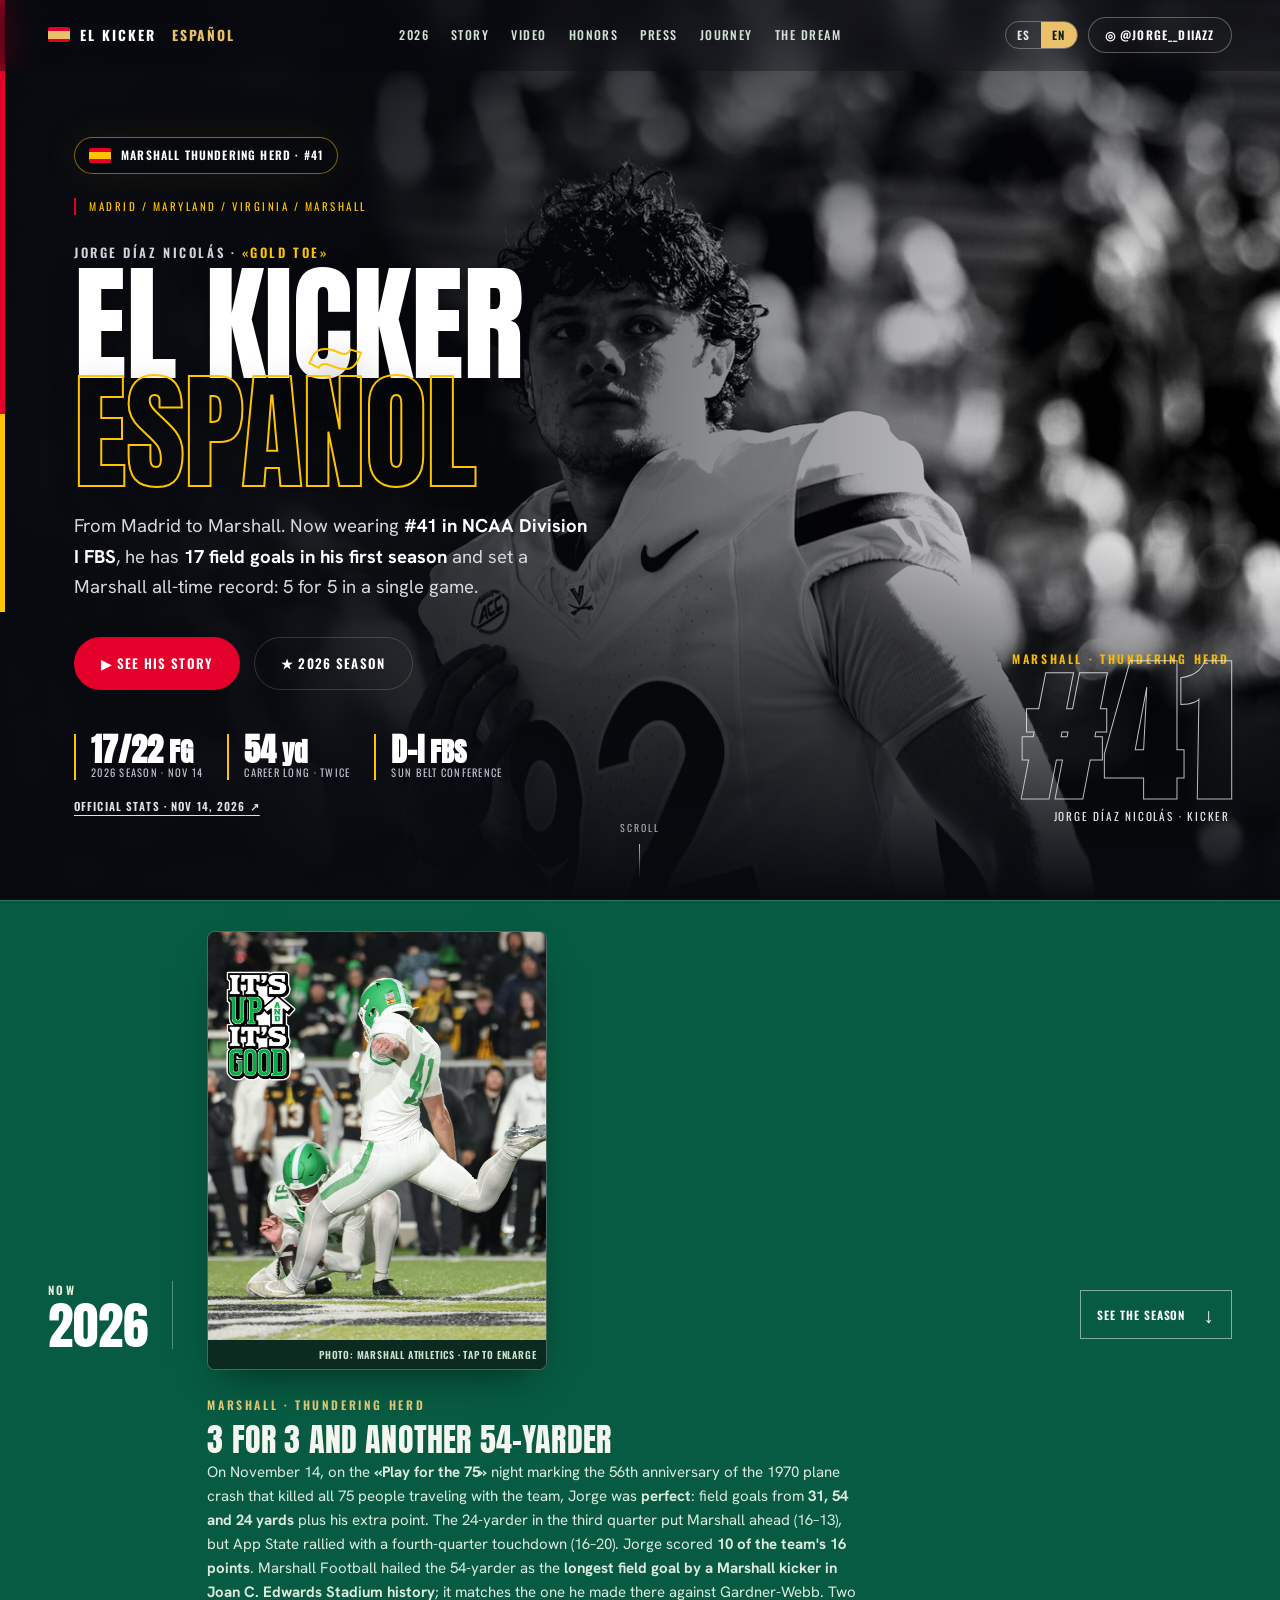
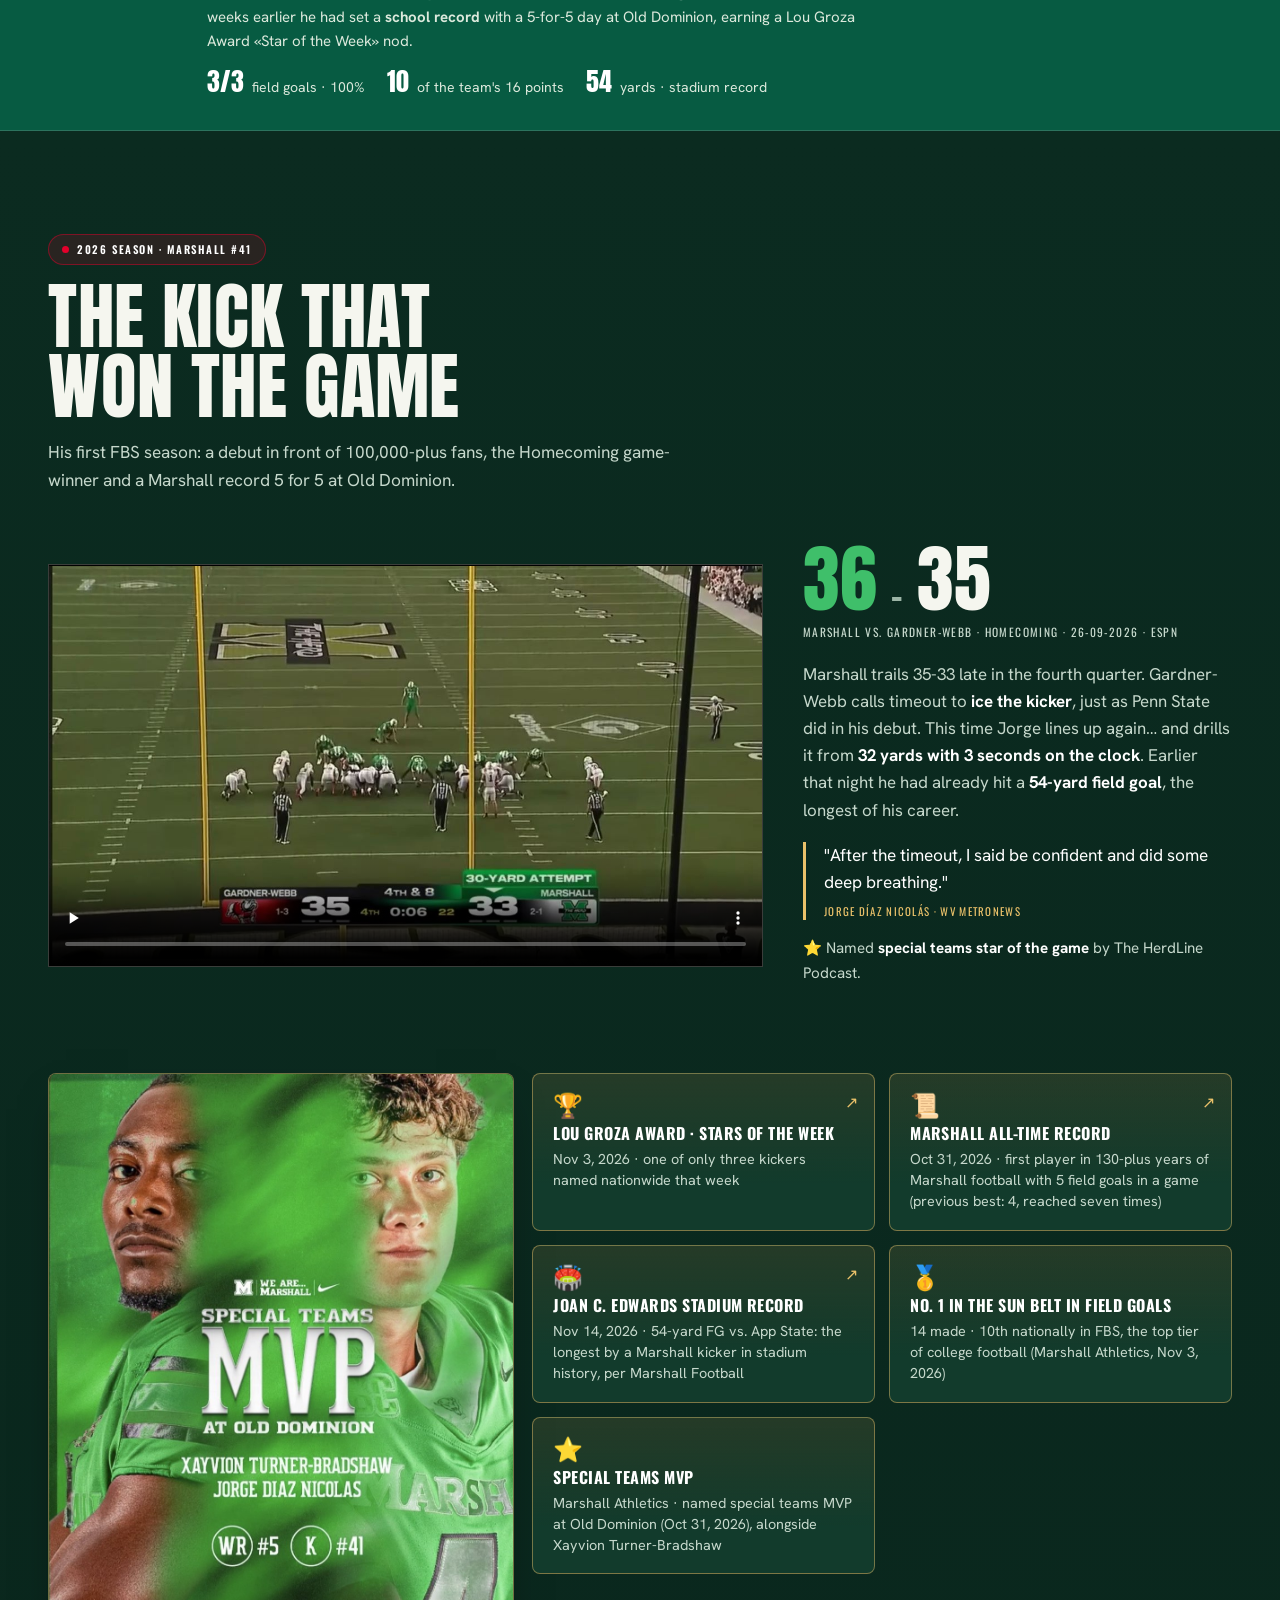
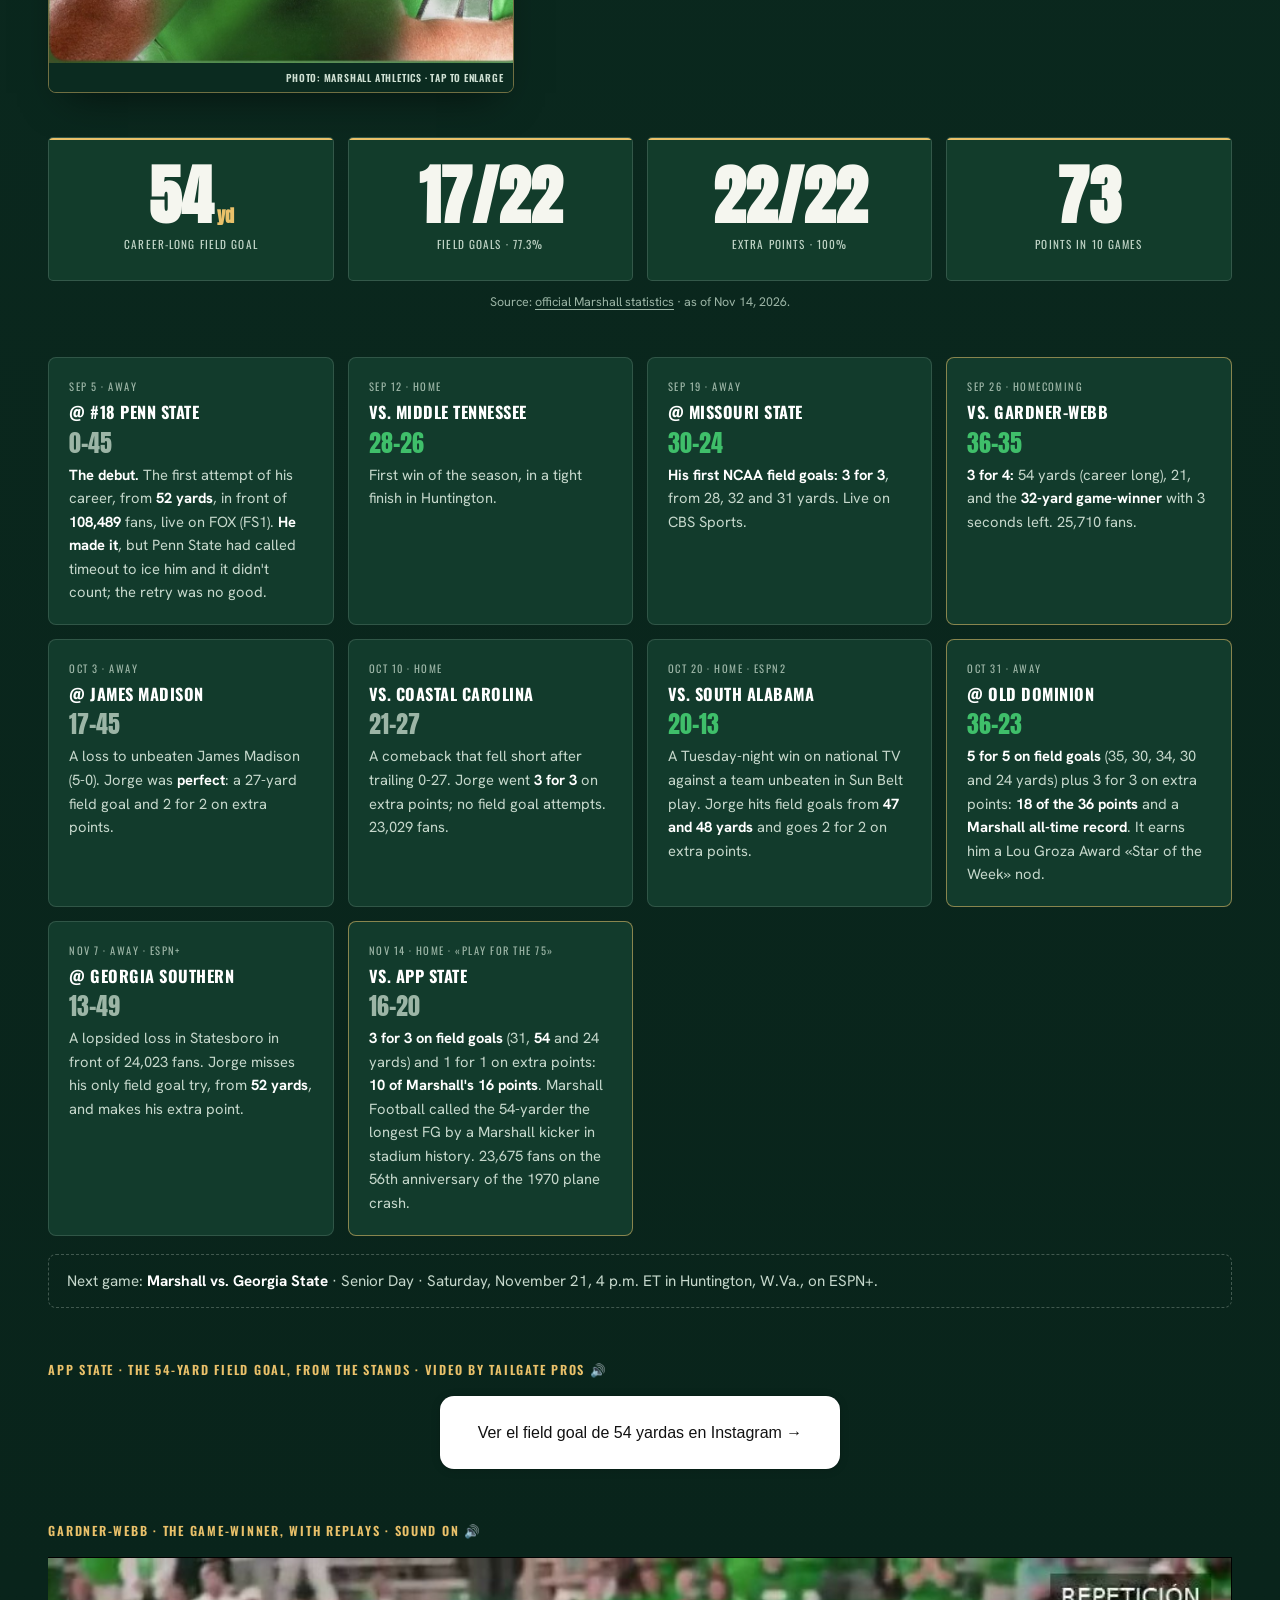
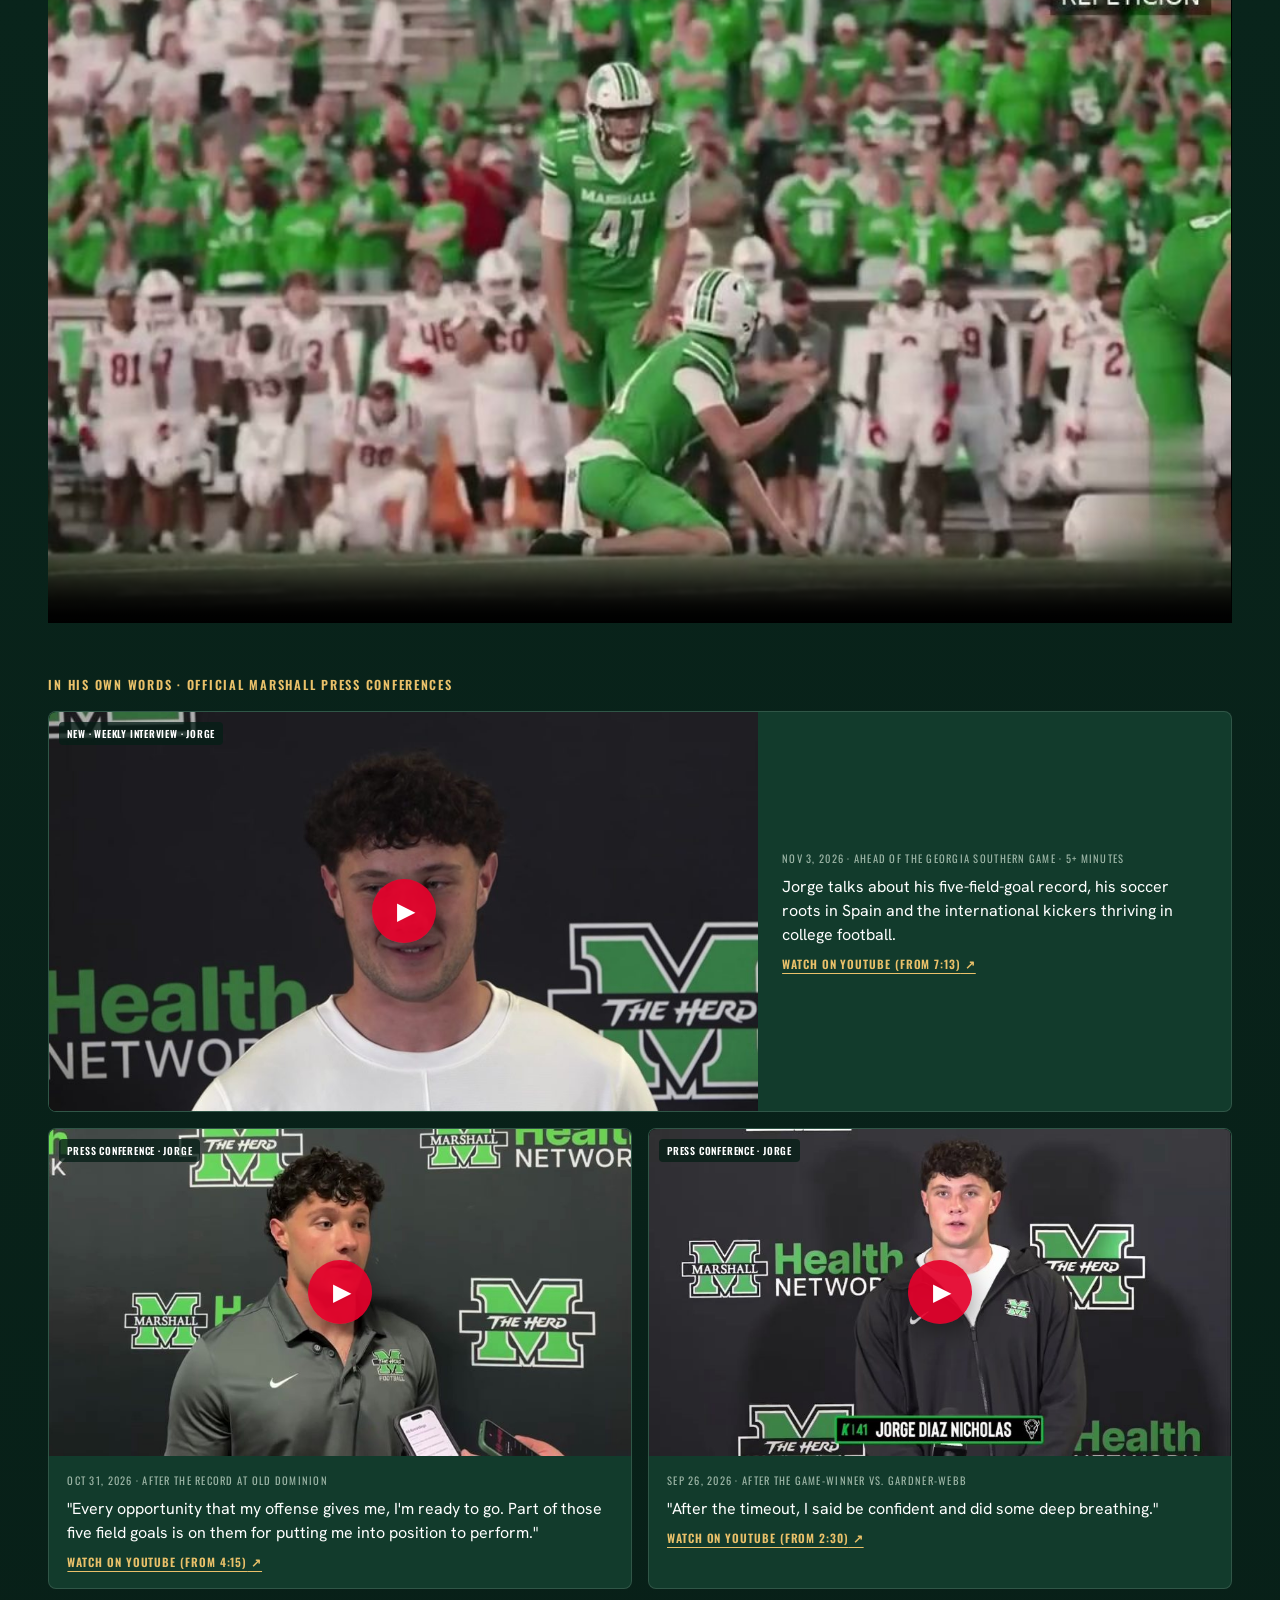
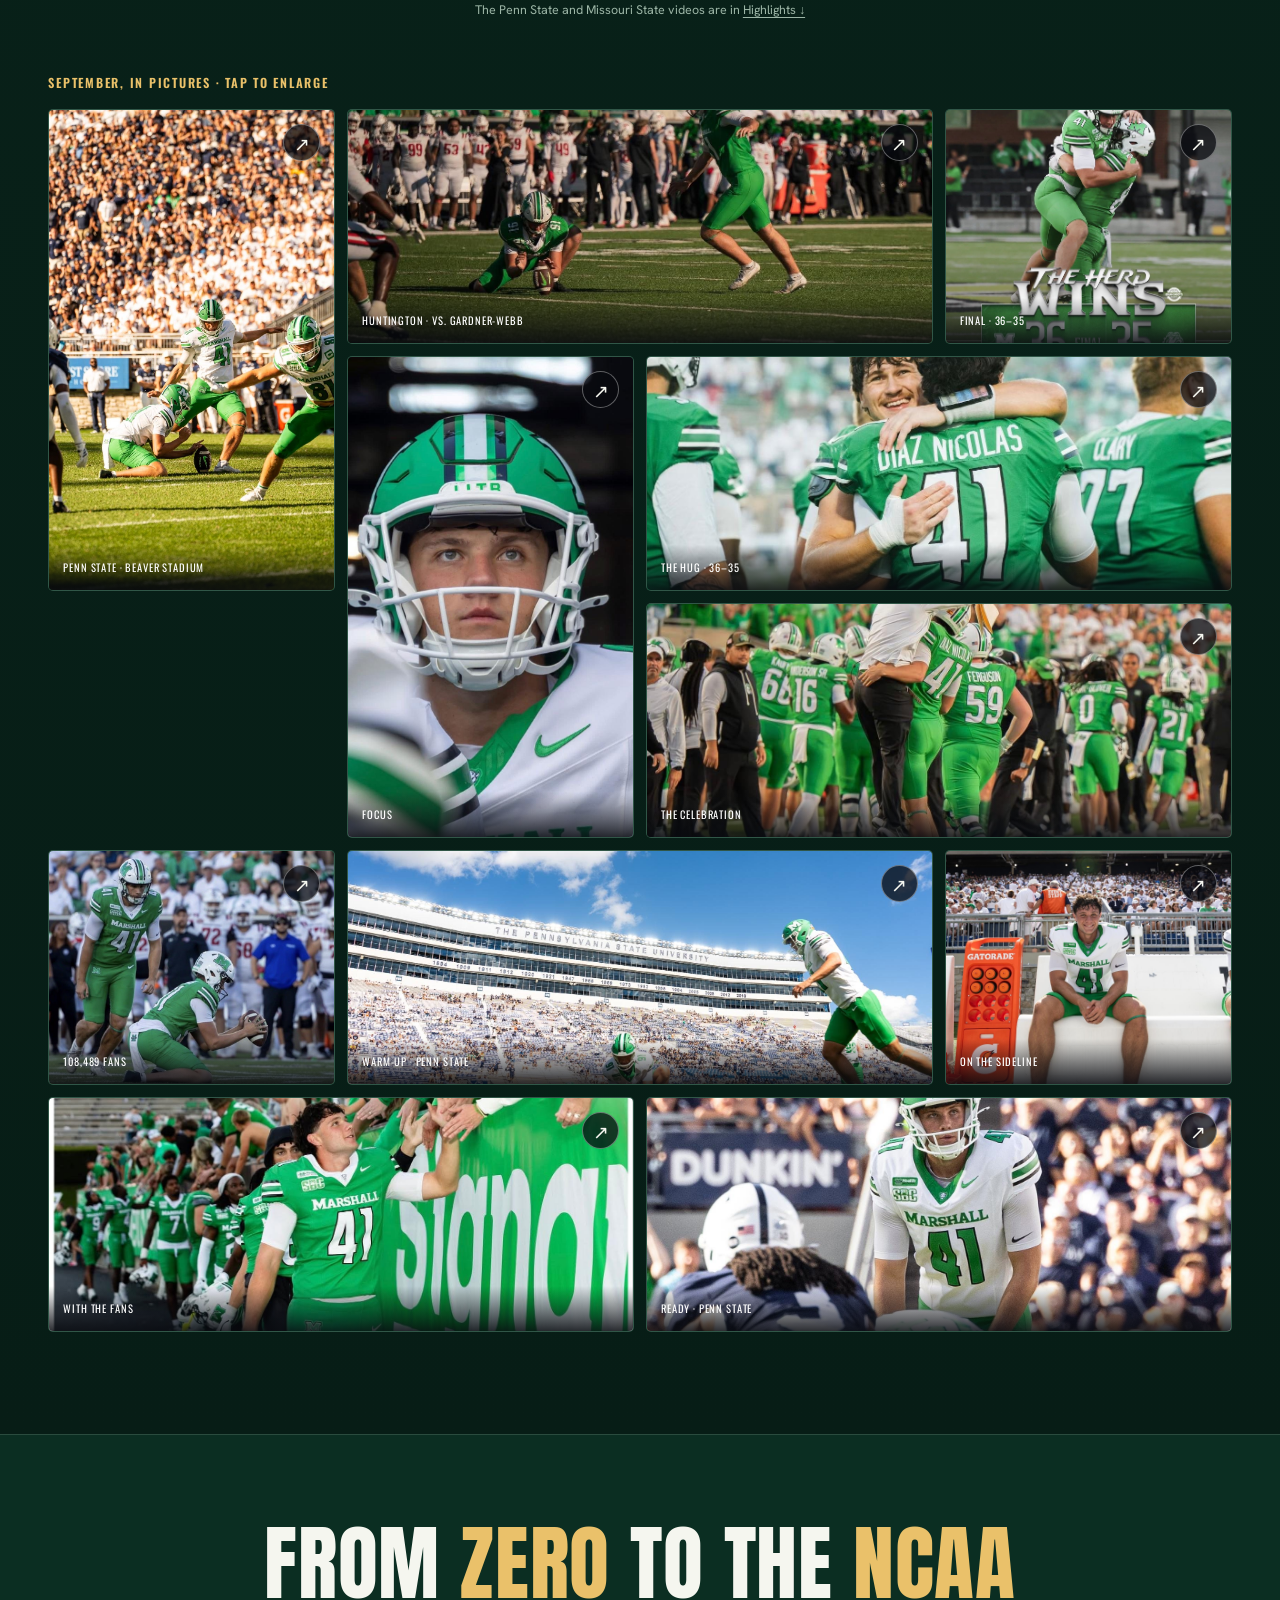
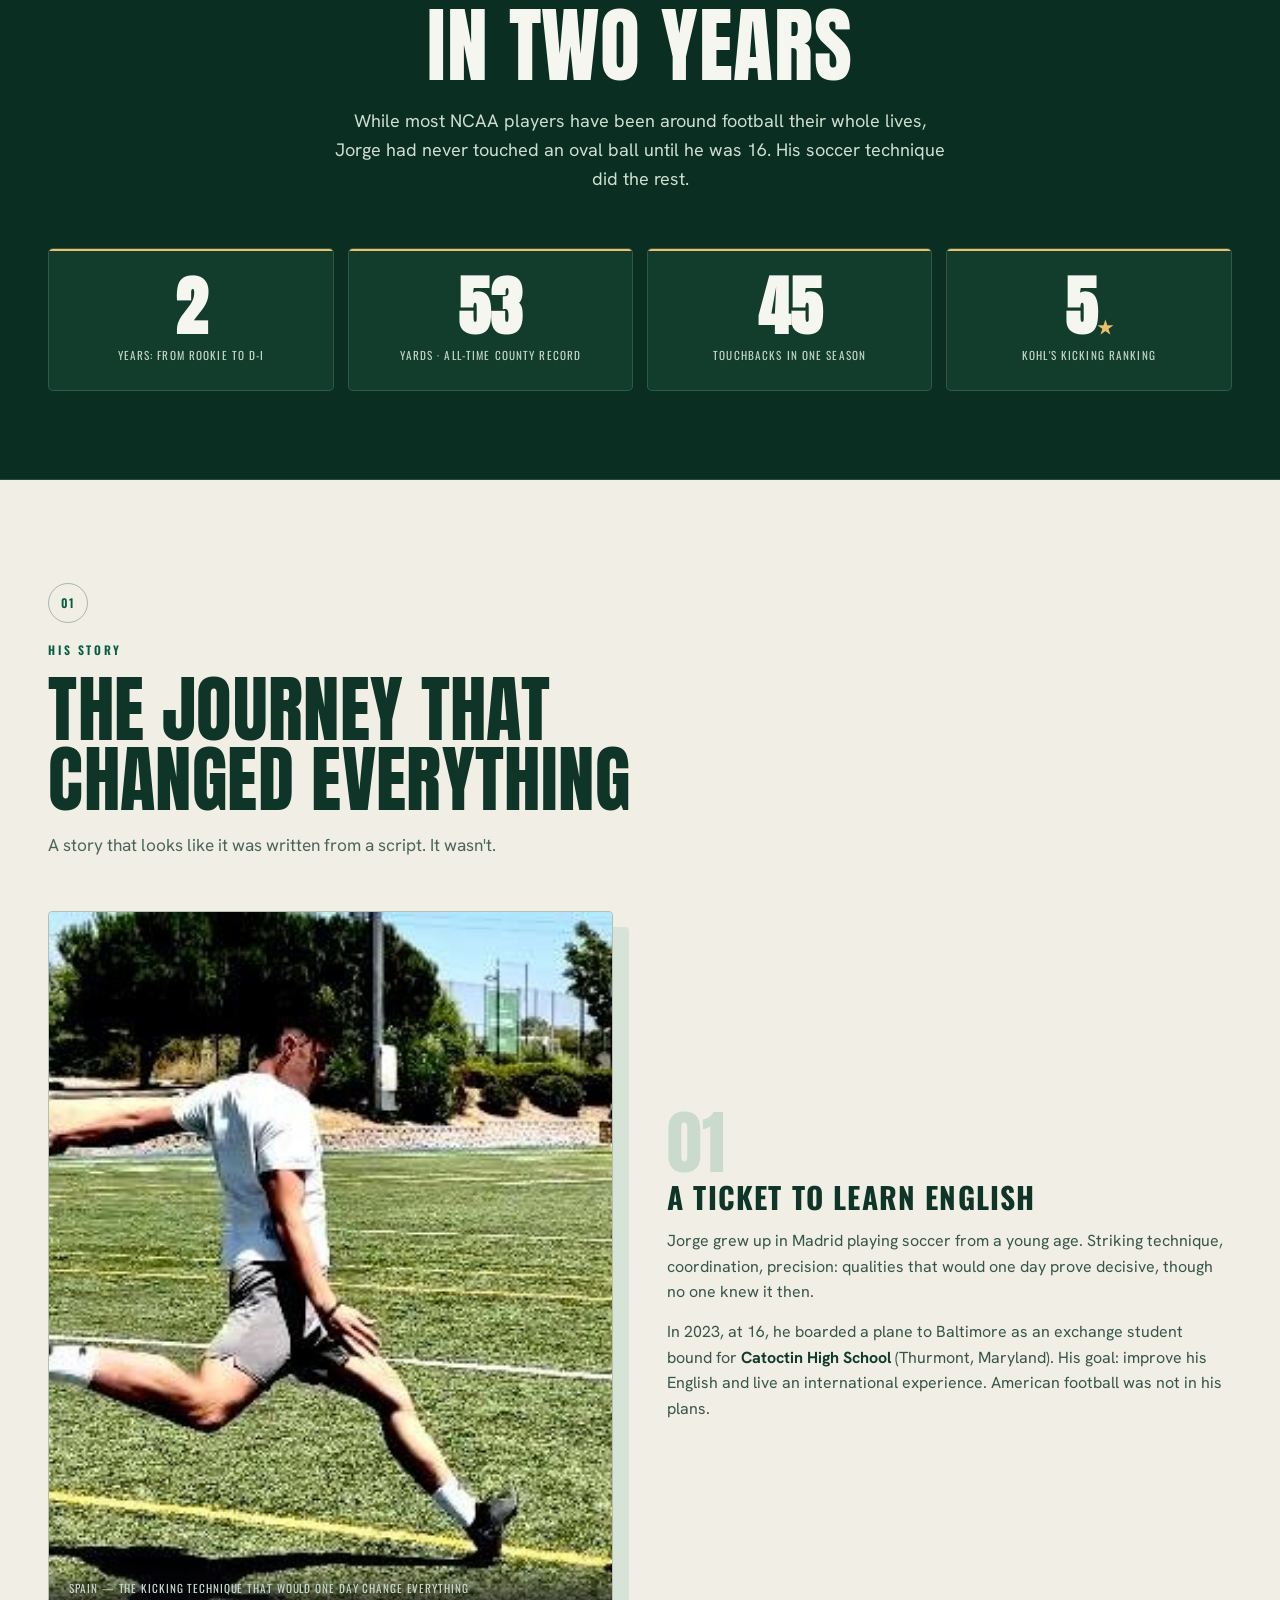
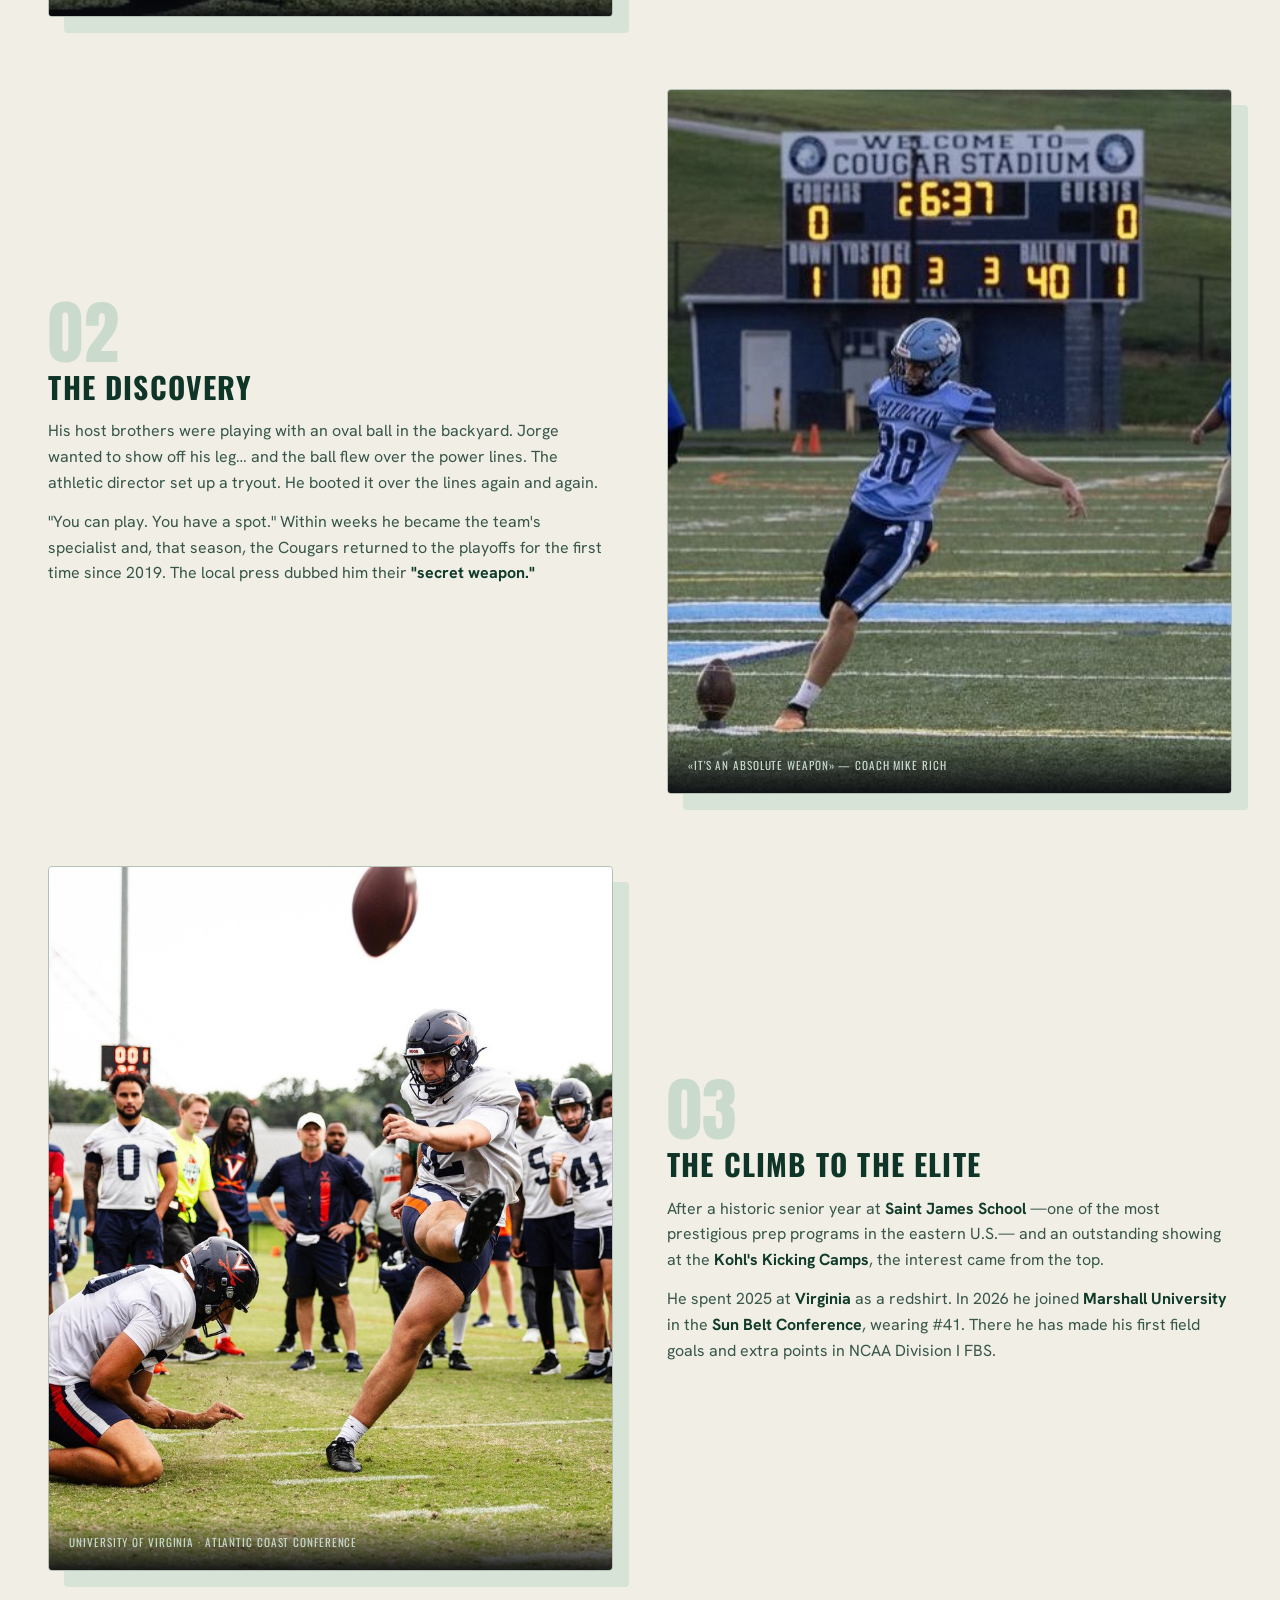
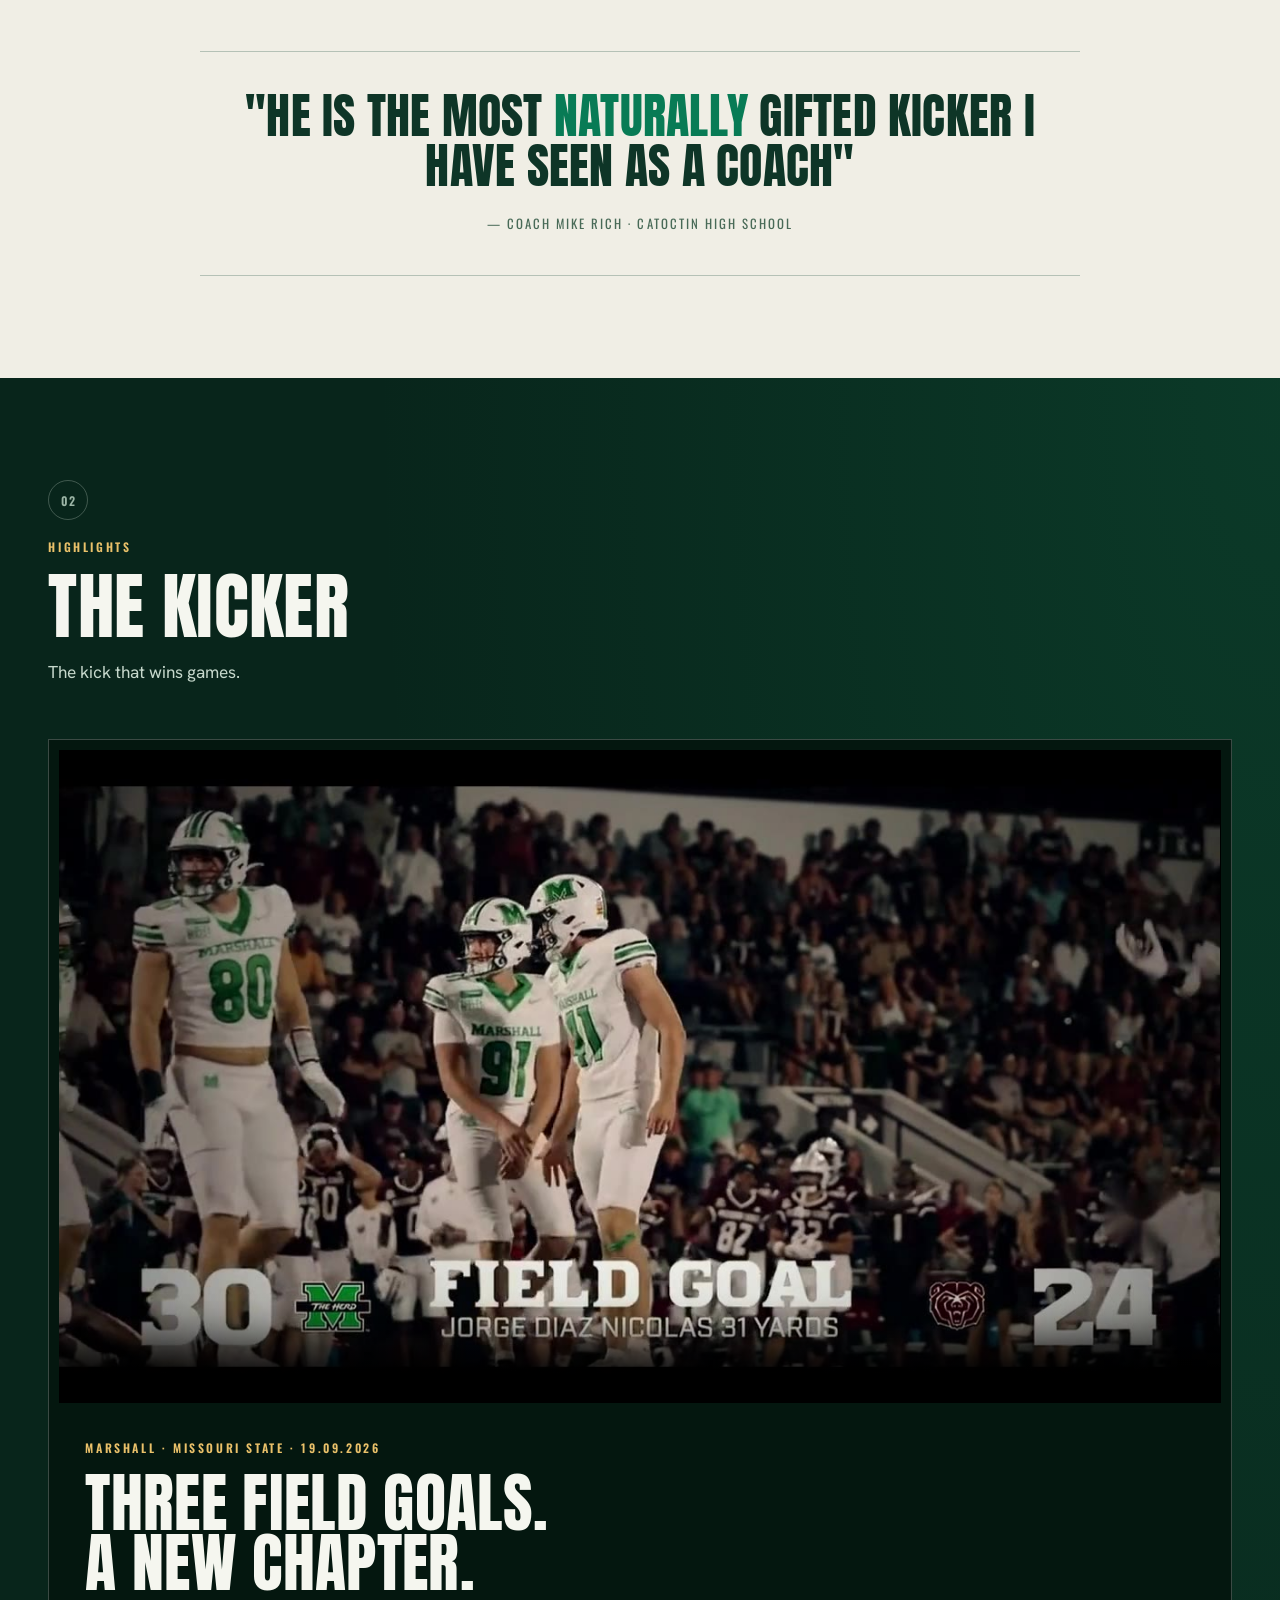
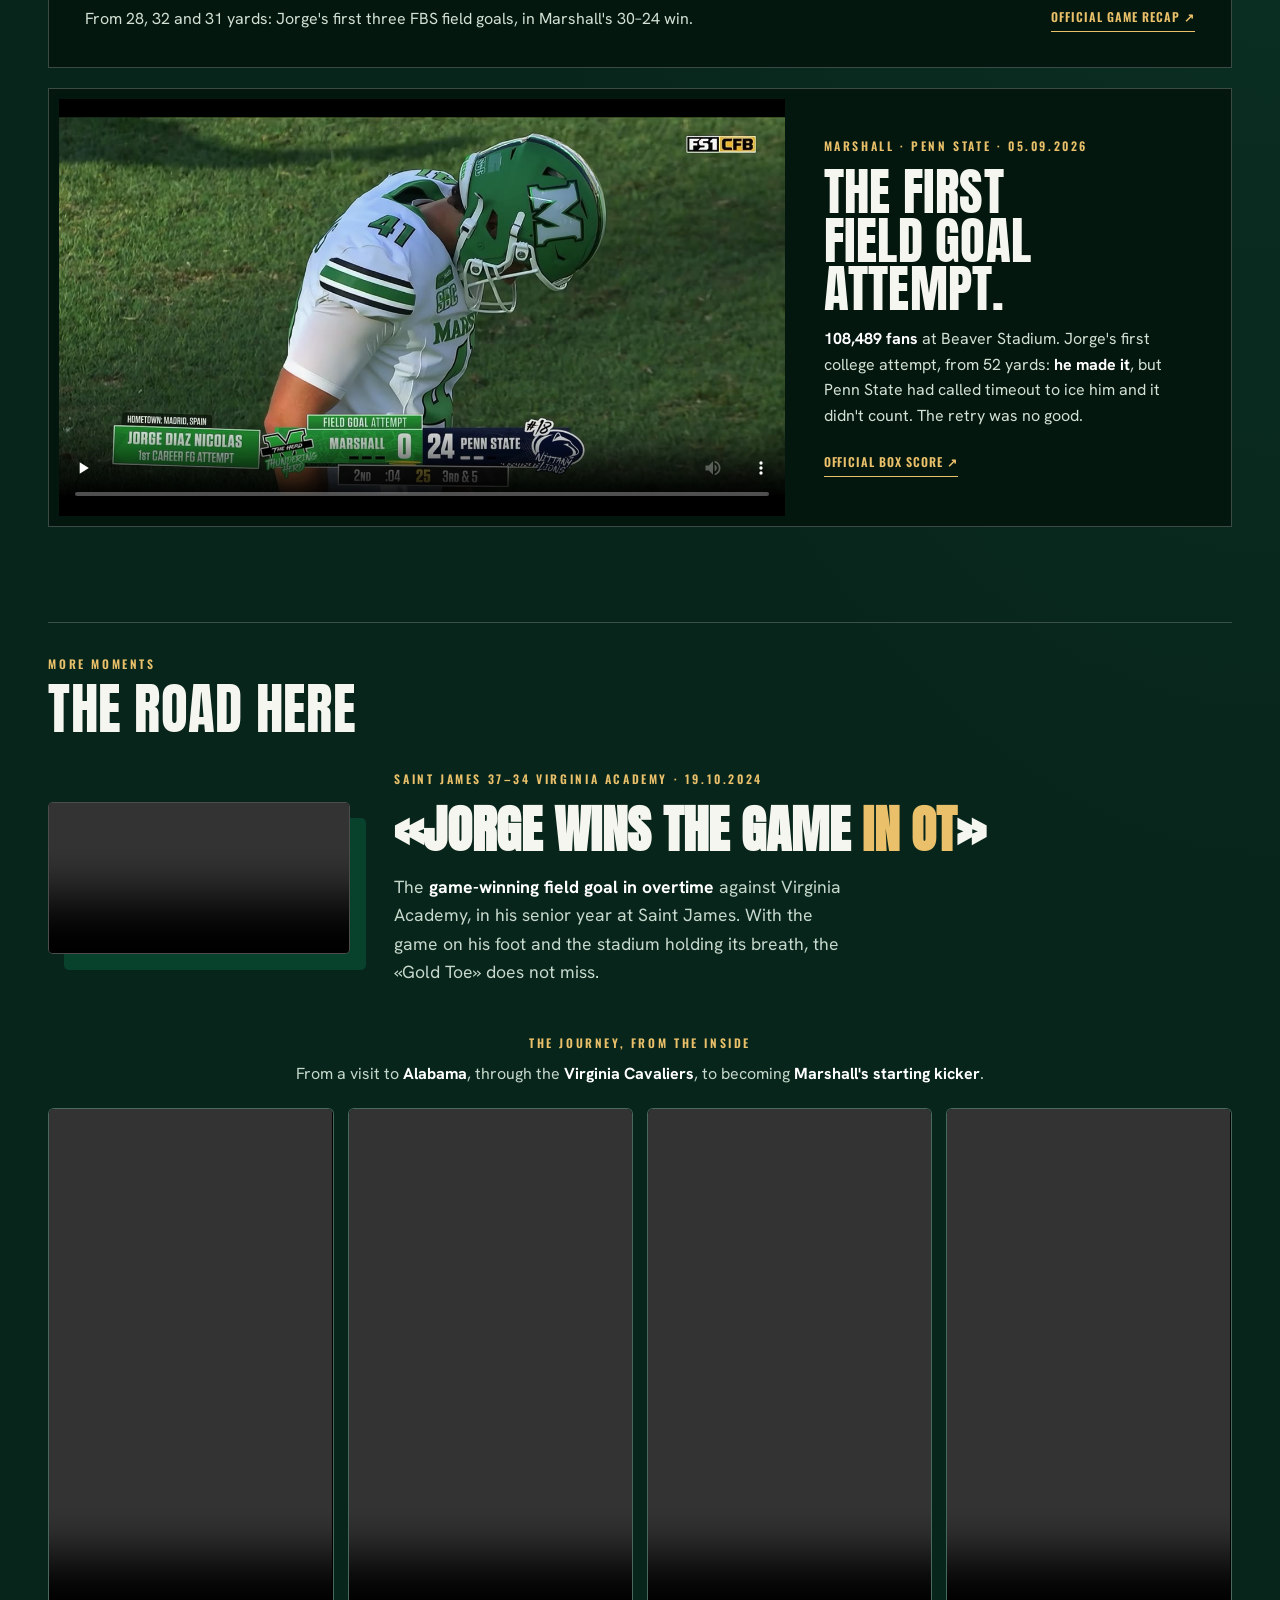
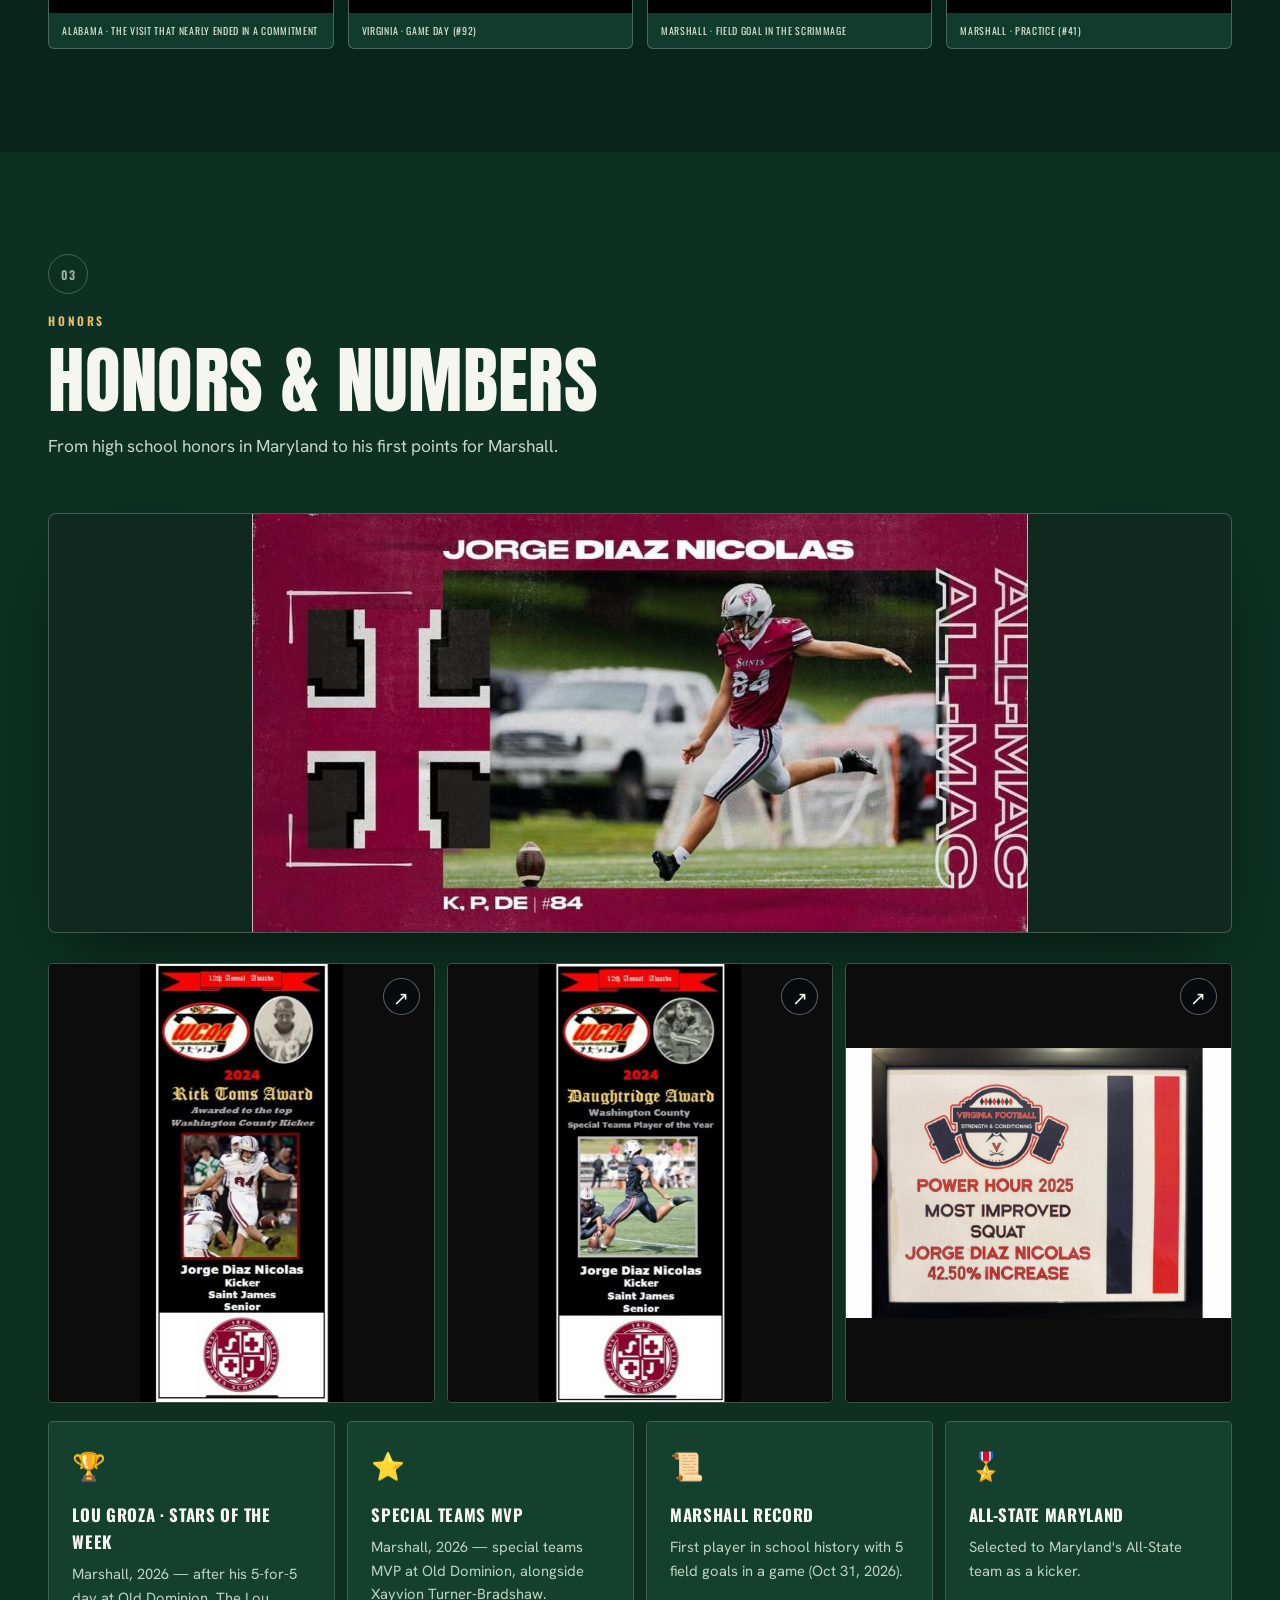
<file: index.html>
<!DOCTYPE html>
<html lang="es" data-lang="es">
<head>
<meta charset="UTF-8" />
<meta name="viewport" content="width=device-width, initial-scale=1.0" />
<title>Jorge Díaz Nicolás | El Kicker Español · Marshall, NCAA D-I</title>
<meta name="description" content="Jorge Díaz Nicolás, kicker #41 de Marshall Thundering Herd en la NCAA División I FBS y la Sun Belt Conference. De Madrid a sus primeros field goals universitarios." />
<meta property="og:title" content="El Kicker Español — Jorge Díaz Nicolás" />
<meta property="og:description" content="Jorge Díaz Nicolás · Marshall #41 · NCAA D-I FBS · Sun Belt Conference." />
<meta property="og:image" content="assets/hero-bw.jpg" />
<meta property="og:type" content="website" />
<meta name="theme-color" content="#080a0f" />
<link rel="preload" as="image" href="assets/hero-bw.jpg" fetchpriority="high" />
<link rel="preconnect" href="https://fonts.googleapis.com">
<link rel="preconnect" href="https://fonts.gstatic.com" crossorigin>
<link href="https://fonts.googleapis.com/css2?family=Anton&family=Oswald:wght@400;500;600;700&family=Hanken+Grotesk:wght@400;500;600;700;800&display=swap" rel="stylesheet">
<link rel="stylesheet" href="assets/photo-viewer.css">
<style>
:root{
  --ink:#080a0f; --ink2:#0d111a; --panel:#11161f; --card:#141a25;
  --paper:#f3ede1; --text:#e8ebf1; --soft:#aeb6c4; --muted:#7b8494;
  --line:rgba(255,255,255,.10); --line2:rgba(255,255,255,.16);
  --red:#E4002B; --gold:#FFC400; --reddeep:#b80023;
  --maxw:1180px; --r:18px;
  --shadow:0 30px 70px -30px rgba(0,0,0,.7);
}
*{box-sizing:border-box}
html{scroll-behavior:smooth}
body{
  margin:0; background:var(--ink); color:var(--text);
  font-family:"Hanken Grotesk",-apple-system,BlinkMacSystemFont,"Segoe UI",sans-serif;
  -webkit-font-smoothing:antialiased; line-height:1.6; overflow-x:hidden;
}
a{color:inherit;text-decoration:none}
img{display:block;max-width:100%}
.wrap{max-width:var(--maxw);margin:0 auto;padding:0 24px}
.display{font-family:"Anton",sans-serif;font-weight:400;letter-spacing:.01em;line-height:.92;text-transform:uppercase}
.label{font-family:"Oswald",sans-serif;text-transform:uppercase;letter-spacing:.22em;font-size:.74rem;font-weight:600;color:var(--gold)}
.kicker-tag{display:inline-flex;align-items:center;gap:10px;font-family:"Oswald",sans-serif;text-transform:uppercase;letter-spacing:.18em;font-size:.72rem;font-weight:600;color:var(--soft);
  border:1px solid var(--line2);padding:8px 14px;border-radius:100px;background:rgba(255,255,255,.03)}
.flag{width:22px;height:15px;border-radius:2px;overflow:hidden;display:inline-grid;grid-template-rows:1fr 2fr 1fr;flex:none;box-shadow:0 0 0 1px rgba(0,0,0,.3)}
.flag i{display:block}.flag i:nth-child(1),.flag i:nth-child(3){background:var(--red)}.flag i:nth-child(2){background:var(--gold)}

/* reveal */
.rv{opacity:0;transform:translateY(34px);transition:opacity .9s cubic-bezier(.2,.7,.2,1),transform .9s cubic-bezier(.2,.7,.2,1)}
.rv.in{opacity:1;transform:none}
.d1{transition-delay:.08s}.d2{transition-delay:.16s}.d3{transition-delay:.24s}.d4{transition-delay:.32s}

/* ===== NAV ===== */
header{position:fixed;top:0;left:0;right:0;z-index:50;transition:background .4s,border-color .4s,backdrop-filter .4s;border-bottom:1px solid transparent}
header.scrolled{background:rgba(8,10,15,.72);backdrop-filter:saturate(160%) blur(16px);border-bottom:1px solid var(--line)}
.nav{display:flex;align-items:center;justify-content:space-between;height:66px}
.brand{font-family:"Oswald",sans-serif;font-weight:700;letter-spacing:.14em;text-transform:uppercase;font-size:.86rem;display:flex;align-items:center;gap:10px}
.brand b{color:var(--gold);font-weight:700}
.navlinks{display:flex;gap:30px;font-family:"Oswald",sans-serif;text-transform:uppercase;letter-spacing:.12em;font-size:.76rem;font-weight:500}
.navlinks a{color:var(--soft);transition:color .25s}.navlinks a:hover{color:#fff}
.ig{display:inline-flex;align-items:center;gap:8px;border:1px solid var(--line2);padding:8px 16px;border-radius:100px;font-family:"Oswald",sans-serif;text-transform:uppercase;letter-spacing:.1em;font-size:.74rem;font-weight:600;transition:.25s;background:rgba(255,255,255,.02)}
.ig:hover{background:var(--gold);color:#111;border-color:var(--gold)}
@media(max-width:900px){.navlinks{display:none}}

/* ===== HERO ===== */
.hero{position:relative;min-height:100svh;display:grid;grid-template-columns:1.02fr .98fr;align-items:stretch;background:
  radial-gradient(1200px 700px at 12% -10%,rgba(228,0,43,.16),transparent 60%),
  radial-gradient(900px 600px at 100% 110%,rgba(255,196,0,.10),transparent 55%),var(--ink)}
.hero-left{display:flex;flex-direction:column;justify-content:center;padding:120px 0 60px;position:relative;z-index:2}
.hero-left .inner{max-width:560px;margin-left:auto;padding:0 40px 0 24px}
.h-name{font-family:"Oswald",sans-serif;font-weight:600;letter-spacing:.28em;text-transform:uppercase;color:var(--soft);font-size:.84rem;margin:20px 0 4px}
h1.titlewall{font-size:clamp(3.3rem,8.4vw,6.6rem);margin:6px 0 0}
h1.titlewall .l2{color:transparent;-webkit-text-stroke:1.4px var(--gold);text-stroke:1.4px var(--gold)}
.hero p.lede{color:var(--soft);font-size:1.12rem;max-width:480px;margin:24px 0 0}
.hero p.lede b{color:#fff;font-weight:700}
.cta{display:flex;gap:14px;flex-wrap:wrap;margin-top:34px}
.btn{display:inline-flex;align-items:center;gap:10px;padding:15px 26px;border-radius:100px;font-family:"Oswald",sans-serif;text-transform:uppercase;letter-spacing:.1em;font-weight:600;font-size:.82rem;transition:.25s;border:1px solid transparent;cursor:pointer}
.btn-primary{background:var(--red);color:#fff}.btn-primary:hover{background:var(--reddeep);transform:translateY(-2px)}
.btn-ghost{border-color:var(--line2);color:#fff}.btn-ghost:hover{border-color:#fff;background:rgba(255,255,255,.05)}
.hero-mini{display:flex;gap:30px;margin-top:42px;flex-wrap:wrap}
.hero-mini div{border-left:2px solid var(--red);padding-left:14px}
.hero-mini b{font-family:"Anton";font-size:1.7rem;display:block;line-height:1}
.hero-mini span{font-family:"Oswald";text-transform:uppercase;letter-spacing:.12em;font-size:.66rem;color:var(--muted)}
.hero-right{position:relative;overflow:hidden}
.hero-right .ph{position:absolute;inset:0;background:url('assets/hero-bw.jpg') 50% 20%/cover no-repeat;filter:contrast(1.08);transform:scale(1.05)}
.hero-right .grad{position:absolute;inset:0;background:
  linear-gradient(90deg,var(--ink) 0%,rgba(8,10,15,.5) 24%,transparent 52%),
  linear-gradient(0deg,var(--ink),transparent 40%),
  linear-gradient(180deg,rgba(8,10,15,.55),transparent 26%)}
.hero-right .clip-tag{position:absolute;left:26px;bottom:26px;z-index:3;font-family:"Oswald";text-transform:uppercase;letter-spacing:.14em;font-size:.66rem;color:var(--soft);border:1px solid var(--line2);padding:7px 13px;border-radius:100px;background:rgba(8,10,15,.5);backdrop-filter:blur(6px)}
.scrolldown{position:absolute;left:50%;bottom:22px;transform:translateX(-50%);z-index:4;font-family:"Oswald";text-transform:uppercase;letter-spacing:.2em;font-size:.62rem;color:var(--muted);display:flex;flex-direction:column;align-items:center;gap:8px}
.scrolldown .line{width:1px;height:34px;background:linear-gradient(var(--gold),transparent);animation:drop 1.8s infinite}
@keyframes drop{0%{transform:scaleY(.2);transform-origin:top;opacity:0}40%{opacity:1}100%{transform:scaleY(1);transform-origin:top;opacity:0}}
@media(max-width:900px){
  .hero{grid-template-columns:1fr;min-height:auto}
  .hero-right{height:64vh;order:-1}
  .hero-left .inner{margin:0;padding:36px 24px 10px;max-width:none}
  .hero-left{padding:0 0 40px}
  .hero-right .grad{background:linear-gradient(0deg,var(--ink) 2%,transparent 46%),linear-gradient(180deg,rgba(8,10,15,.4),transparent 30%)}
  .scrolldown{display:none}
}

/* ===== STATEMENT BAND ===== */
.band{background:linear-gradient(180deg,var(--ink),var(--ink2));border-top:1px solid var(--line);border-bottom:1px solid var(--line);padding:74px 0}
.band .big{font-size:clamp(2.4rem,6.4vw,5rem);text-align:center;line-height:1}
.band .big em{font-style:normal;color:var(--gold)}
.band .sub{text-align:center;color:var(--soft);max-width:620px;margin:20px auto 0}
.kpis{display:grid;grid-template-columns:repeat(4,1fr);gap:18px;margin-top:54px}
.kpi{background:var(--card);border:1px solid var(--line);border-radius:var(--r);padding:26px 22px;text-align:center;position:relative;overflow:hidden}
.kpi:before{content:"";position:absolute;top:0;left:0;right:0;height:3px;background:linear-gradient(90deg,var(--red),var(--gold))}
.kpi b{font-family:"Anton";font-size:clamp(2.4rem,5vw,3.4rem);display:block;line-height:1}
.kpi b small{font-size:1.1rem;color:var(--gold)}
.kpi>span{font-family:"Oswald";text-transform:uppercase;letter-spacing:.1em;font-size:.7rem;color:var(--muted);display:block;margin-top:8px}
@media(max-width:720px){.kpis{grid-template-columns:repeat(2,1fr)}}

/* ===== SECTIONS ===== */
section{padding:108px 0}
.sec-head{margin-bottom:48px;max-width:760px}
.sec-head .label{display:block;margin-bottom:14px}
.sec-head h2{font-size:clamp(2.1rem,5vw,3.4rem);margin:0;line-height:1.02}
.sec-head p{color:var(--soft);font-size:1.08rem;margin:18px 0 0}
.secnum{font-family:"Anton";font-size:.9rem;color:var(--muted);letter-spacing:.1em;display:block;margin-bottom:10px}

/* story */
.story{background:var(--ink)}
.acts{display:grid;grid-template-columns:1fr 1fr;gap:54px;align-items:center}
.acts.rev{direction:rtl}.acts.rev>*{direction:ltr}
.act-media{border-radius:var(--r);overflow:hidden;border:1px solid var(--line);box-shadow:var(--shadow);position:relative}
.act-media img{width:100%;height:100%;object-fit:cover;aspect-ratio:4/5}
.act-media .cap{position:absolute;left:0;right:0;bottom:0;padding:18px 20px;background:linear-gradient(0deg,rgba(8,10,15,.92),transparent);font-family:"Oswald";text-transform:uppercase;letter-spacing:.08em;font-size:.7rem;color:var(--soft)}
.act h3{font-family:"Oswald";font-weight:700;text-transform:uppercase;letter-spacing:.04em;font-size:1.5rem;margin:0 0 6px}
.act .step{font-family:"Anton";color:transparent;-webkit-text-stroke:1.2px var(--line2);font-size:2.4rem;line-height:1;margin-bottom:4px}
.act p{color:var(--soft);margin:14px 0 0}
.act p+p{margin-top:14px}
.acts+.acts{margin-top:72px}
.pullquote{margin:80px auto 0;max-width:880px;text-align:center}
.pullquote q{font-family:"Anton";text-transform:uppercase;font-size:clamp(1.7rem,4.4vw,3rem);line-height:1.04;quotes:none;display:block}
.pullquote q em{font-style:normal;color:var(--gold)}
.pullquote cite{display:block;margin-top:22px;font-family:"Oswald";text-transform:uppercase;letter-spacing:.16em;font-size:.8rem;color:var(--soft);font-style:normal}
@media(max-width:820px){.acts,.acts.rev{grid-template-columns:1fr;direction:ltr;gap:26px}.act-media img{aspect-ratio:16/11}}

/* video */
.video{background:linear-gradient(180deg,var(--ink2),var(--ink))}
.player{border-radius:22px;overflow:hidden;border:1px solid var(--line2);box-shadow:var(--shadow);position:relative;background:#000}
.player video{width:100%;display:block;aspect-ratio:16/9;object-fit:cover;background:#000}
.feat-win{display:grid;grid-template-columns:auto 1fr;gap:44px;align-items:center}
.feat-video video{display:block;max-height:76vh;width:auto;max-width:100%;border-radius:18px;border:1px solid var(--line2);box-shadow:var(--shadow);background:#000}
.feat-text .label{display:block;margin-bottom:16px}
.feat-text h3{font-family:"Anton";text-transform:uppercase;font-size:clamp(2rem,4.2vw,3.2rem);line-height:.98;margin:0 0 18px}
.feat-text h3 em{font-style:normal;color:var(--gold)}
.feat-text p{color:var(--soft);font-size:1.1rem;margin:0;max-width:460px}
.feat-text p b{color:#fff}
@media(max-width:820px){.feat-win{grid-template-columns:1fr;gap:24px;justify-items:center;text-align:center}.feat-text p{margin:0 auto}}
.vert-row{display:grid;grid-template-columns:repeat(4,1fr);gap:14px;margin-top:18px}
.vert-card{border-radius:16px;overflow:hidden;border:1px solid var(--line2);background:var(--card)}
.vert-card video{width:100%;display:block;aspect-ratio:9/16;object-fit:cover;background:#000}
.vert-card .vcap{padding:11px 13px;font-family:"Oswald";text-transform:uppercase;letter-spacing:.07em;font-size:.62rem;color:var(--soft);line-height:1.35}
@media(max-width:760px){.vert-row{grid-template-columns:repeat(2,1fr)}}
.mar-head{text-align:center;margin-top:48px}
.mar-head .label{display:block;margin-bottom:8px}
.mar-head p{color:var(--soft);margin:0 0 22px}

/* palmarés */
.honors{background:var(--ink)}
.allmac-banner{width:100%;border-radius:var(--r);border:1px solid var(--line2);box-shadow:var(--shadow);margin-bottom:30px}
.award-grid{display:grid;grid-template-columns:repeat(3,1fr);gap:18px}
.award{background:var(--card);border:1px solid var(--line);border-radius:var(--r);padding:26px;transition:.3s;position:relative}
.award:hover{border-color:var(--line2);transform:translateY(-4px)}
.award .ic{font-size:1.7rem}
.award h4{font-family:"Oswald";text-transform:uppercase;letter-spacing:.04em;font-size:1.05rem;margin:14px 0 6px}
.award p{color:var(--muted);font-size:.92rem;margin:0}
.statline{margin-top:18px;border:1px solid var(--line);border-radius:var(--r);overflow:hidden}
.statline .row{display:grid;grid-template-columns:1fr auto;gap:16px;padding:16px 22px;border-bottom:1px solid var(--line);align-items:center}
.statline .row:last-child{border-bottom:0}
.statline .row:nth-child(odd){background:rgba(255,255,255,.015)}
.statline .row span{color:var(--soft);font-size:.96rem}
.statline .row b{font-family:"Anton";font-size:1.4rem;color:#fff}
.statline .row b small{color:var(--gold);font-size:.8rem}
@media(max-width:780px){.award-grid{grid-template-columns:1fr}}
.award-imgs{display:grid;grid-template-columns:repeat(3,1fr);gap:18px;margin-bottom:18px}
.award-imgs a{display:block;height:440px;border-radius:var(--r);overflow:hidden;border:1px solid var(--line2);background:#0c0c0c}
.award-imgs img{width:100%;height:100%;object-fit:contain;background:#0c0c0c}
@media(max-width:780px){.award-imgs{grid-template-columns:1fr}.award-imgs a{height:auto}}
.charts-grid{display:grid;grid-template-columns:1.15fr 1fr 1fr;gap:18px;margin-top:30px}
.chart-card{background:var(--card);border:1px solid var(--line);border-radius:var(--r);padding:22px}
.chart-card h4{font-family:"Oswald";text-transform:uppercase;letter-spacing:.06em;font-size:.92rem;margin:0 0 14px;color:#fff}
.chart-box{position:relative;height:262px}
.chart-card .cnote{display:block;margin-top:12px;font-size:.8rem;color:var(--muted)}
@media(max-width:880px){.charts-grid{grid-template-columns:1fr}}
.cmp{margin-top:18px;overflow-x:auto;border:1px solid var(--line);border-radius:var(--r)}
.cmp table{width:100%;border-collapse:collapse;min-width:640px}
.cmp th,.cmp td{padding:14px 16px;text-align:left;border-bottom:1px solid var(--line);font-size:.9rem;color:var(--soft)}
.cmp th{font-family:"Oswald";text-transform:uppercase;letter-spacing:.08em;font-size:.68rem;color:var(--muted);font-weight:600}
.cmp tr:last-child td{border-bottom:0}
.cmp tr.me{background:rgba(255,196,0,.07)}
.cmp tr.me td{color:#fff}
.cmp .gold{color:var(--gold);font-weight:700}
.cmp small{color:var(--muted)}
.cmp td.dist b{color:var(--gold)}
.rec-head{display:flex;justify-content:space-between;align-items:center;gap:24px;flex-wrap:wrap;margin-top:48px}
.rec-title{font-family:"Oswald";text-transform:uppercase;letter-spacing:.03em;font-size:1.5rem;margin:0 0 8px;color:#fff;line-height:1.1}
.rec-sub{color:var(--soft);margin:0;max-width:560px}
.rec-sub b{color:#fff}
.rec-big{font-family:"Anton";text-align:center;line-height:.85;flex:none}
.rec-big b{font-size:4.4rem;color:var(--gold);display:block}
.rec-big span{font-family:"Oswald";text-transform:uppercase;letter-spacing:.16em;font-size:.7rem;color:var(--muted)}
@media(max-width:620px){.rec-big b{font-size:3rem}}
.rank-chip{display:inline-flex;align-items:center;gap:8px;background:rgba(255,196,0,.08);border:1px solid rgba(255,196,0,.3);border-radius:100px;padding:10px 20px;font-family:"Oswald";text-transform:uppercase;letter-spacing:.07em;font-size:.74rem;color:var(--soft);margin-bottom:26px}
.rank-chip b{color:var(--gold);font-weight:700}
.metrics-grid{display:grid;grid-template-columns:1fr 1fr;gap:18px 44px}
.metric .m-top{display:flex;justify-content:space-between;align-items:baseline;gap:12px;margin-bottom:9px}
.metric .m-top span{font-family:"Oswald";text-transform:uppercase;letter-spacing:.05em;font-size:.74rem;color:var(--soft)}
.metric .m-top b{font-family:"Anton";font-size:1.05rem;color:#fff;white-space:nowrap}
.metric .m-bar{height:7px;border-radius:100px;background:rgba(255,255,255,.08);overflow:hidden}
.metric .m-bar i{display:block;height:100%;width:0;border-radius:100px;background:linear-gradient(90deg,var(--red),var(--gold));transition:width 1.1s cubic-bezier(.2,.7,.2,1)}
.metrics-grid.in .m-bar i{width:var(--w)}
@media(max-width:720px){.metrics-grid{grid-template-columns:1fr}}
.scouting{background:linear-gradient(180deg,var(--ink2),var(--ink))}
.scout-grid{display:grid;grid-template-columns:1fr 1fr;gap:44px}
.sc-h{font-family:"Oswald";text-transform:uppercase;letter-spacing:.1em;font-size:.82rem;font-weight:600;margin:0 0 12px}
.sc-h.ok{color:#3fbf6a}
.sc-h.todo{color:#ff7a3c}
.sc-list{list-style:none;margin:0;padding:0}
.sc-list li{position:relative;padding:15px 0 15px 30px;border-bottom:1px solid var(--line);color:var(--soft);font-size:.98rem}
.sc-list li:last-child{border-bottom:0}
.sc-list li b{color:#fff}
.sc-list li:before{position:absolute;left:0;top:15px;font-weight:700}
.ok-list li:before{content:"✓";color:#3fbf6a}
.todo-list li:before{content:"○";color:#ff7a3c}
.projection{margin-top:38px;background:var(--card);border:1px solid var(--line);border-left:3px solid var(--gold);border-radius:var(--r);padding:28px 32px}
.projection h4{font-family:"Oswald";text-transform:uppercase;letter-spacing:.1em;font-size:.8rem;margin:0 0 12px;color:var(--gold)}
.projection p{margin:0;color:var(--soft);font-size:1.06rem;max-width:880px}
.projection b{color:#fff}
@media(max-width:780px){.scout-grid{grid-template-columns:1fr;gap:24px}}

/* prensa */
.press{background:linear-gradient(180deg,var(--ink),var(--ink2))}
.press-wrap{display:grid;grid-template-columns:.92fr 1.08fr;gap:48px;align-items:start}
.clip{border-radius:14px;overflow:hidden;border:1px solid var(--line2);box-shadow:var(--shadow);background:var(--paper);transform:rotate(-1.4deg);transition:.4s}
.clip:hover{transform:rotate(0)}
.clip img{width:100%}
.press blockquote{margin:0 0 22px;padding-left:22px;border-left:3px solid var(--gold)}
.press blockquote p{font-size:1.18rem;color:#fff;margin:0}
.press blockquote cite{display:block;margin-top:8px;font-family:"Oswald";text-transform:uppercase;letter-spacing:.12em;font-size:.74rem;color:var(--gold);font-style:normal}
.press-cards{display:flex;flex-direction:column;gap:12px;margin-top:24px}
.pcard{display:flex;align-items:center;gap:16px;background:var(--card);border:1px solid var(--line);border-radius:14px;padding:16px 20px;transition:.25s}
.pcard:hover{border-color:var(--gold);transform:translateX(4px)}
.pcard .src{font-family:"Oswald";text-transform:uppercase;letter-spacing:.1em;font-size:.66rem;color:var(--gold);font-weight:600}
.pcard h5{margin:4px 0 0;font-size:.98rem;font-weight:600;color:#fff;line-height:1.3}
.pcard .arrow{margin-left:auto;color:var(--muted);font-size:1.1rem;flex:none}
@media(max-width:820px){.press-wrap{grid-template-columns:1fr;gap:30px}.clip{transform:none;max-width:460px;margin:0 auto}}

/* timeline */
.tl{background:var(--ink)}
.timeline{position:relative;margin-top:30px}
.timeline:before{content:"";position:absolute;left:18px;top:8px;bottom:8px;width:2px;background:linear-gradient(var(--red),var(--gold))}
.tnode{position:relative;padding:0 0 44px 64px}
.tnode:last-child{padding-bottom:0}
.tnode .dot{position:absolute;left:9px;top:4px;width:20px;height:20px;border-radius:50%;background:var(--ink);border:3px solid var(--gold);box-shadow:0 0 0 5px rgba(255,196,0,.12)}
.tnode .yr{font-family:"Anton";font-size:1.5rem;color:var(--gold);line-height:1}
.tnode h4{font-family:"Oswald";text-transform:uppercase;letter-spacing:.05em;margin:6px 0 6px;font-size:1.12rem}
.tnode p{color:var(--soft);margin:0;max-width:680px}
.tnode .tag{display:inline-block;margin-top:10px;font-family:"Oswald";text-transform:uppercase;letter-spacing:.1em;font-size:.66rem;color:var(--muted);border:1px solid var(--line);padding:4px 10px;border-radius:100px}

/* galería */
.gal{background:linear-gradient(180deg,var(--ink2),var(--ink))}
.grid-gal{display:grid;grid-template-columns:repeat(4,1fr);grid-auto-rows:210px;gap:14px}
.grid-gal a{display:block;border-radius:14px;overflow:hidden;border:1px solid var(--line);position:relative}
.grid-gal img{width:100%;height:100%;object-fit:cover;transition:transform .6s}
.grid-gal a:hover img{transform:scale(1.06)}
.grid-gal .g-tall{grid-row:span 2}
.grid-gal .g-wide{grid-column:span 2}
.grid-gal .cap{position:absolute;left:0;right:0;bottom:0;padding:14px;background:linear-gradient(0deg,rgba(8,10,15,.85),transparent);font-family:"Oswald";text-transform:uppercase;letter-spacing:.08em;font-size:.66rem;color:var(--soft)}
@media(max-width:820px){.grid-gal{grid-template-columns:repeat(2,1fr);grid-auto-rows:170px}.grid-gal .g-wide{grid-column:span 2}}

/* sueño / NFL */
.dream{position:relative;background:var(--ink);overflow:hidden}
.dream:before{content:"";position:absolute;inset:0;background:radial-gradient(900px 500px at 80% 20%,rgba(228,0,43,.18),transparent 60%),radial-gradient(700px 500px at 10% 90%,rgba(255,196,0,.10),transparent 60%)}
.dream .wrap{position:relative}
.dream-grid{display:grid;grid-template-columns:1.1fr .9fr;gap:50px;align-items:center}
.dream h2{font-size:clamp(2.2rem,5.6vw,3.8rem);line-height:1.02;margin:14px 0 0}
.dream h2 em{font-style:normal;color:var(--gold)}
.dream p{color:var(--soft);font-size:1.1rem;margin:22px 0 0}
.dream .quote-sm{font-family:"Anton";text-transform:uppercase;font-size:clamp(1.4rem,3vw,2rem);line-height:1.05;border-top:1px solid var(--line);border-bottom:1px solid var(--line);padding:28px 0;margin-top:36px}
@media(max-width:820px){.dream-grid{grid-template-columns:1fr;gap:30px}}

/* marca / sponsors */
.brandsec{background:linear-gradient(180deg,var(--ink),var(--ink2))}
.igsec{background:var(--ink)}
.ig-embed{display:flex;justify-content:center}
.ig-embed .instagram-media{margin:0 auto !important}
.keyart{background:#000;padding:96px 0;text-align:center}
.keyart .label{display:block;margin-bottom:22px}
.keyart .poster{width:auto;max-height:88vh;max-width:min(560px,92%);margin:0 auto;border-radius:14px;border:1px solid var(--line2);box-shadow:0 40px 120px -40px rgba(0,0,0,.9)}
.keyart .kcap{margin:26px auto 0;font-family:"Oswald";text-transform:uppercase;letter-spacing:.16em;font-size:.8rem;color:var(--soft)}
.keyart .kcap b{color:var(--gold);font-weight:600}
.brand-cards{display:grid;grid-template-columns:repeat(3,1fr);gap:18px;margin-top:10px}
.bcard{background:var(--card);border:1px solid var(--line);border-radius:var(--r);padding:28px}
.bcard .ic{font-size:1.6rem}
.bcard h4{font-family:"Oswald";text-transform:uppercase;letter-spacing:.04em;font-size:1.05rem;margin:14px 0 8px}
.bcard p{color:var(--muted);font-size:.94rem;margin:0}
.spots{margin-top:26px;display:flex;flex-wrap:wrap;gap:10px;align-items:center}
.spots span{font-family:"Oswald";text-transform:uppercase;letter-spacing:.1em;font-size:.74rem;color:var(--soft);border:1px solid var(--line);border-radius:100px;padding:8px 16px}
.spots .lead{color:var(--muted);border:0;letter-spacing:.16em;font-size:.68rem;padding-left:0}
@media(max-width:780px){.brand-cards{grid-template-columns:1fr}}

/* CTA / footer */
.contact{background:var(--ink);text-align:center;padding:120px 0}
.contact h2{font-size:clamp(2.2rem,6vw,4rem);margin:0 0 8px}
.contact h2 em{font-style:normal;color:transparent;-webkit-text-stroke:1.4px var(--gold)}
.contact p{color:var(--soft);max-width:560px;margin:0 auto 34px}
.contact .cta{justify-content:center}
footer{border-top:1px solid var(--line);padding:40px 0;color:var(--muted);font-size:.84rem}
.foot{display:flex;justify-content:space-between;align-items:center;gap:18px;flex-wrap:wrap}
.foot a{color:var(--soft)}.foot a:hover{color:#fff}
.discreet{font-size:.72rem;color:#5b6373;max-width:720px;margin:18px auto 0;text-align:center;line-height:1.5}

.l-en{display:none}
html[data-lang="en"] .l-en{display:inline}
html[data-lang="en"] .l-es{display:none}
.nav-right{display:flex;align-items:center;gap:10px}
.langsw{display:inline-flex;border:1px solid var(--line2);border-radius:100px;overflow:hidden}
.langsw button{background:transparent;border:0;color:var(--soft);font-family:"Oswald",sans-serif;text-transform:uppercase;letter-spacing:.1em;font-size:.72rem;font-weight:600;padding:7px 11px;cursor:pointer;line-height:1}
.langsw button.on{background:var(--gold);color:#111}

/* Editorial cover and visual rhythm */
::selection{background:var(--gold);color:var(--ink)}
:focus-visible{outline:2px solid var(--gold);outline-offset:4px}
header.scrolled{background:rgba(8,10,15,.88)}
.navlinks a{position:relative}
.navlinks a:after{content:"";position:absolute;left:0;right:0;bottom:-8px;height:2px;background:var(--gold);transform:scaleX(0);transform-origin:left;transition:transform .25s}
.navlinks a:hover:after,.navlinks a:focus-visible:after{transform:scaleX(1)}
.hero{isolation:isolate;overflow:hidden;min-height:780px;padding:0}
.hero-right{position:absolute;inset:0;z-index:0;overflow:hidden}
.hero-right .ph{background-position:70% 24%;filter:none;transform:none}
.hero-right .grad{background:linear-gradient(90deg,#080a0f 0%,rgba(8,10,15,.94) 22%,rgba(8,10,15,.48) 55%,rgba(8,10,15,.02) 100%),linear-gradient(0deg,#080a0f 0%,transparent 40%),linear-gradient(180deg,rgba(8,10,15,.65),transparent 28%)}
.hero:before{content:"";position:absolute;z-index:1;inset:0;background:radial-gradient(ellipse at 75% 50%,transparent 20%,rgba(8,10,15,.18) 83%);pointer-events:none}
.hero:after{content:"";position:absolute;z-index:2;left:0;top:0;width:5px;height:100%;background:linear-gradient(180deg,var(--red) 0 46%,var(--gold) 46% 68%,transparent 68%)}
.hero-left{width:100%;min-height:100svh;padding:128px 0 84px}
.hero-left .inner{max-width:var(--maxw);width:100%;margin:0 auto;padding:0 24px}
.hero-left .inner>*{max-width:620px}
.hero .kicker-tag{color:#fff;background:rgba(8,10,15,.65);border-color:rgba(255,196,0,.5);box-shadow:0 0 40px rgba(255,196,0,.08)}
.hero-route{font-family:"Oswald";text-transform:uppercase;letter-spacing:.23em;font-size:.68rem;color:var(--gold);margin-top:24px;padding-left:13px;border-left:2px solid var(--red)}
.h-name{font-size:.8rem;letter-spacing:.2em;margin-top:28px;color:#d1d4dc}
h1.titlewall{font-size:clamp(5.2rem,10vw,9.7rem);line-height:.85;letter-spacing:-.008em;max-width:820px!important;text-wrap:balance;text-shadow:0 10px 32px rgba(0,0,0,.22)}
h1.titlewall .l2{-webkit-text-stroke:2px var(--gold);text-stroke:2px var(--gold)}
.hero p.lede{color:#d5d8df;line-height:1.65;font-size:1.16rem;max-width:520px}
.hero-mini{margin-top:50px;gap:24px}
.hero-mini div{border-left:2px solid var(--gold);padding-left:15px}
.hero-mini b{font-size:2rem}
.hero-mini span{color:#b8c0cd}
.hero-identity{position:absolute;z-index:3;right:max(34px,calc((100vw - var(--maxw))/2));bottom:78px;display:flex;flex-direction:column;align-items:flex-end;color:#fff;text-align:right;line-height:1}
.hero-identity b{font-family:"Anton";font-size:clamp(5.5rem,12vw,10rem);line-height:.9;color:transparent;-webkit-text-stroke:1px rgba(255,255,255,.8);text-stroke:1px rgba(255,255,255,.8)}
.hero-identity span:last-child{font-family:"Oswald";text-transform:uppercase;letter-spacing:.16em;font-size:.7rem;margin-top:8px}
.hero-right .clip-tag{display:none}
.band{position:relative;padding:110px 0 105px;background:radial-gradient(ellipse at 50% -35%,rgba(228,0,43,.19),transparent 63%),var(--ink2)}
.band .big{letter-spacing:.01em}
.band .sub{font-size:1.13rem}
.kpi{background:linear-gradient(155deg,rgba(255,255,255,.045),rgba(255,255,255,.005));border-color:rgba(255,255,255,.15);box-shadow:0 18px 44px rgba(0,0,0,.16)}
.kpi:before{height:2px}
.kpi b{font-size:clamp(3rem,5vw,4.2rem)}
.story .act-media{border-radius:4px;box-shadow:15px 15px 0 rgba(255,196,0,.08),var(--shadow)}
.act-media img{transition:transform .7s,filter .7s}
.act-media:hover img{transform:scale(1.035)}
.act .step{font-size:4.4rem;color:rgba(255,196,0,.17);-webkit-text-stroke:0}
.act h3{font-size:1.85rem;line-height:1.12}
.pullquote{padding:40px 0;border-top:1px solid var(--line);border-bottom:1px solid var(--line)}
.video{position:relative;background:radial-gradient(ellipse at 95% 25%,rgba(228,0,43,.13),transparent 55%),var(--ink2)}
.feat-video video{border-radius:5px;box-shadow:18px 18px 0 rgba(228,0,43,.14),var(--shadow)}
.award{background:linear-gradient(150deg,#171e29,#10141b)}
.award-imgs .photo-trigger{display:block;width:100%;height:440px;padding:0;border-radius:var(--r);overflow:hidden;border:1px solid var(--line2);background:#0c0c0c;position:relative}
.award-imgs .photo-trigger:after,.grid-gal .photo-trigger:after{content:"↗";position:absolute;right:14px;top:14px;width:35px;height:35px;display:grid;place-items:center;border-radius:50%;background:rgba(8,10,15,.75);border:1px solid rgba(255,255,255,.35);font:1.2rem "Oswald";transition:background .2s,transform .2s}
.award-imgs .photo-trigger:hover:after,.grid-gal .photo-trigger:hover:after{background:var(--red);transform:translate(2px,-2px)}
.award-imgs .photo-trigger img{width:100%;height:100%;object-fit:contain;background:#0c0c0c}
.grid-gal{grid-auto-rows:235px;gap:12px}
.grid-gal .photo-trigger{display:block;width:100%;height:100%;padding:0;border-radius:5px;overflow:hidden;border:1px solid var(--line);position:relative;text-align:left;background:var(--card)}
.grid-gal .photo-trigger:hover{border-color:rgba(255,196,0,.68)}
.grid-gal .photo-trigger:hover img{transform:scale(1.06)}
.grid-gal .photo-trigger .cap{color:#fff}
.keyart{background:radial-gradient(ellipse at center,rgba(255,196,0,.12),transparent 56%),#030405}
.contact{background:radial-gradient(ellipse at 50% 100%,rgba(228,0,43,.24),transparent 58%),var(--ink);border-top:1px solid var(--line)}
@media(max-width:900px){
  .hero{display:block;min-height:100svh}
  .hero-right{height:auto;order:initial}
  .hero-right .ph{background-size:auto 75vh;background-position:64% top}
  .hero-right .grad{background:linear-gradient(0deg,#080a0f 12%,rgba(8,10,15,.15) 68%,rgba(8,10,15,.18)),linear-gradient(90deg,rgba(8,10,15,.2),transparent 75%)}
  .hero-left{position:relative;min-height:100svh;padding:clamp(360px,52vh,550px) 0 76px;justify-content:flex-end}
  .hero-left .inner{padding:0 24px}
  .hero-route{margin-top:20px}
  .h-name{margin-top:20px}
  h1.titlewall{font-size:clamp(4.1rem,13.8vw,7.2rem)}
  .hero p.lede{margin-top:18px}
  .hero-mini{margin-top:28px}
  .hero-identity{top:90px;bottom:auto;right:24px}
  .hero-identity b{font-size:4.3rem}
  .hero-identity span:last-child{display:none}
}
@media(max-width:600px){
  .nav{height:62px}
  .brand{font-size:.73rem;gap:6px}
  .nav-right .ig{display:none}
  .langsw button{padding:9px 12px}
  .hero-left{padding-top:clamp(330px,49vh,490px)}
  .hero-right .ph{background-size:auto 61vh;background-position:57% 0}
  .hero-right .grad{background:linear-gradient(0deg,#080a0f 27%,rgba(8,10,15,.05) 66%,rgba(8,10,15,.12))}
  .hero-route{font-size:.59rem;letter-spacing:.16em}
  .hero .kicker-tag{font-size:.6rem;letter-spacing:.08em;padding:7px 10px}
  h1.titlewall{font-size:clamp(3.85rem,16vw,6rem);line-height:.9}
  .hero p.lede{font-size:1rem}
  .hero-mini{gap:16px}
  .hero-mini b{font-size:1.5rem}
  .hero-mini span{font-size:.58rem}
  .hero-identity{top:79px;right:20px}
  .hero-identity .label{display:none}
  .hero-identity b{font-size:3.5rem}
  .band{padding:74px 0}
  .grid-gal{grid-auto-rows:175px}
  .award-imgs .photo-trigger{height:auto}
  .award-imgs .photo-trigger img{height:auto}
}
@media(prefers-reduced-motion:reduce){html{scroll-behavior:auto}.rv{opacity:1;transform:none;transition:none}.scrolldown .line{animation:none}.act-media img,.grid-gal img{transition:none}}

/* temporada 2026 */
.season{background:linear-gradient(180deg,var(--ink2),var(--ink));position:relative;overflow:hidden}
.season .wrap{position:relative}
.live-chip{display:inline-flex;align-items:center;gap:8px;font-family:"Oswald";text-transform:uppercase;letter-spacing:.14em;font-size:.68rem;font-weight:600;color:#fff;background:rgba(228,0,43,.14);border:1px solid rgba(228,0,43,.45);border-radius:100px;padding:6px 13px;margin-bottom:16px}
.live-chip i{width:7px;height:7px;border-radius:50%;background:var(--red);animation:pulse 1.8s infinite}
@keyframes pulse{0%{box-shadow:0 0 0 0 rgba(228,0,43,.6)}70%{box-shadow:0 0 0 10px rgba(228,0,43,0)}100%{box-shadow:0 0 0 0 rgba(228,0,43,0)}}
.gw{display:grid;grid-template-columns:1.25fr .75fr;gap:40px;align-items:center}
.gw .game-screen{border:1px solid var(--line2)}
.gw .game-screen video{display:block;width:100%;aspect-ratio:16/9;object-fit:contain;background:#000}
.gw-score{font-family:"Anton";font-size:clamp(3rem,7vw,4.6rem);line-height:.9;display:flex;align-items:baseline;gap:14px}
.gw-score b{color:#3fbf6a;font-weight:400}.gw-score span{color:var(--muted);font-size:.5em}
.gw-meta{font-family:"Oswald";text-transform:uppercase;letter-spacing:.12em;font-size:.72rem;color:var(--soft);margin:10px 0 20px}
.gw-text p{color:var(--soft);font-size:1.06rem;margin:0 0 18px}
.gw-text p b{color:#fff}
.gw-text blockquote{margin:0;padding-left:18px;border-left:3px solid var(--gold)}
.gw-text blockquote p{color:#fff;font-size:1.08rem;margin:0}
.gw-text blockquote cite{display:block;margin-top:6px;font-family:"Oswald";text-transform:uppercase;letter-spacing:.12em;font-size:.68rem;color:var(--gold);font-style:normal}
@media(max-width:860px){.gw{grid-template-columns:1fr;gap:24px}}
.season .kpis{margin-top:44px}
.src-note{display:block;margin-top:12px;font-size:.78rem;color:var(--muted);text-align:center}
.src-note a{text-decoration:underline;text-underline-offset:3px}
.games{display:grid;grid-template-columns:repeat(4,1fr);gap:14px;margin-top:44px}
.game{background:var(--card);border:1px solid var(--line);border-radius:var(--r);padding:20px;display:flex;flex-direction:column;gap:8px}
.game.star{border-color:rgba(234,193,106,.55)}
.game .gdate{font-family:"Oswald";text-transform:uppercase;letter-spacing:.14em;font-size:.66rem;color:var(--muted)}
.game h4{font-family:"Oswald";text-transform:uppercase;letter-spacing:.03em;font-size:1.02rem;margin:0;color:#fff;line-height:1.2}
.game .res{font-family:"Anton";font-size:1.5rem;line-height:1}
.game .res.w{color:#3fbf6a}.game .res.l{color:var(--muted)}
.game p{margin:0;color:var(--soft);font-size:.92rem}
.game p b{color:#fff}
@media(max-width:980px){.games{grid-template-columns:repeat(2,1fr)}}
@media(max-width:560px){.games{grid-template-columns:1fr}}
.games{grid-template-columns:repeat(4,1fr)}
.now-photo{display:block;width:100%;max-width:720px;padding:0;margin:0 0 22px;border:1px solid rgba(255,255,255,.28);border-radius:8px;overflow:hidden;background:#0b2b20;position:relative;box-shadow:0 18px 40px -18px rgba(0,0,0,.6)}
.now-photo img{display:block;width:100%;height:auto;aspect-ratio:16/9;object-fit:cover}
.now-photo.tall{max-width:340px}
.now-photo.tall img{aspect-ratio:auto}
.now-photo-cap{display:block;text-align:right;font:600 .62rem "Oswald",sans-serif;letter-spacing:.08em;text-transform:uppercase;color:#cfe0d3;background:#0b2b20;padding:7px 10px}
.now-facts{display:flex;flex-wrap:wrap;gap:10px 22px;margin-top:16px}
.now-facts>span{display:flex;align-items:baseline;gap:8px;color:#dce9dc;font-size:.88rem}
.now-facts b{font-family:"Anton";font-size:1.6rem;line-height:1;color:#fff;font-weight:400}
.awards-wrap{display:grid;grid-template-columns:minmax(0,.8fr) minmax(0,1.2fr);gap:18px;align-items:start}
.awards-wrap .prizes{grid-template-columns:repeat(2,1fr)!important}
.mvp-photo{display:block;width:100%;padding:0;margin:0;border:1px solid rgba(234,193,106,.45);border-radius:8px;overflow:hidden;background:#0b2b20;box-shadow:0 18px 40px -18px rgba(0,0,0,.6)}
.mvp-photo img{display:block;width:100%;height:auto}
@media(max-width:860px){.awards-wrap{grid-template-columns:1fr}.mvp-photo{max-width:440px;margin:0 auto}}
@media(max-width:560px){.awards-wrap .prizes{grid-template-columns:1fr!important}}
.prizes{display:grid;grid-template-columns:repeat(4,1fr);gap:14px}
.prize{position:relative;display:flex;flex-direction:column;gap:6px;background:linear-gradient(180deg,rgba(234,193,106,.12),var(--card) 70%);border:1px solid rgba(234,193,106,.45);border-radius:var(--r);padding:20px 20px 18px;color:inherit;transition:border-color .2s,transform .2s}
a.prize:hover{border-color:var(--gold);transform:translateY(-2px)}
.prize .pz-ic{font-size:1.5rem;line-height:1}
.prize b{font-family:"Oswald";text-transform:uppercase;letter-spacing:.03em;font-size:1rem;color:#fff;line-height:1.2}
.prize>span:not(.pz-ic){color:var(--soft);font-size:.9rem;line-height:1.45}
.prize i{position:absolute;top:16px;right:16px;font-style:normal;color:var(--gold)}
@media(max-width:980px){.prizes{grid-template-columns:repeat(2,1fr)}}
@media(max-width:560px){.prizes{grid-template-columns:1fr}}
@media(max-width:980px){.games{grid-template-columns:repeat(2,1fr)}}
@media(max-width:560px){.games{grid-template-columns:1fr}}
.gw-award{margin:16px 0 0!important;font-size:.95rem!important}
.next-game{margin:18px 0 0;padding:14px 18px;border:1px dashed var(--line2);border-radius:var(--r);color:var(--soft);font-size:.95rem}
.next-game b{color:#fff}
.gw-hype video{display:block;width:100%;aspect-ratio:16/9;object-fit:contain;background:#000}
.interviews{display:grid;grid-template-columns:repeat(2,1fr);gap:16px}
.iv{background:var(--card);border:1px solid var(--line);border-radius:var(--r);overflow:hidden;display:flex;flex-direction:column}
.iv-frame{position:relative;aspect-ratio:16/9;background:#000}
.iv-frame iframe{position:absolute;inset:0;width:100%;height:100%;border:0}
.iv-play{position:absolute;inset:0;width:100%;height:100%;padding:0;border:0;background:#000;cursor:pointer}
.iv-play img{width:100%;height:100%;object-fit:cover;display:block}
.iv-btn{position:absolute;left:50%;top:50%;transform:translate(-50%,-50%);width:64px;height:64px;border-radius:50%;background:rgba(228,0,43,.92);color:#fff;font-size:1.5rem;display:grid;place-items:center;box-shadow:0 10px 30px rgba(0,0,0,.45);padding-left:4px}
.iv-play:hover .iv-btn{transform:translate(-50%,-50%) scale(1.06)}
.iv-tag{position:absolute;left:10px;top:10px;font:600 .62rem "Oswald",sans-serif;letter-spacing:.08em;text-transform:uppercase;color:#fff;background:rgba(6,30,22,.78);padding:4px 8px;border-radius:4px}
.iv-text{padding:16px 18px 18px;display:flex;flex-direction:column;gap:8px}
.iv-text .gdate{font-family:"Oswald";text-transform:uppercase;letter-spacing:.12em;font-size:.66rem;color:var(--muted)}
.iv-text p{margin:0;color:#fff;font-size:1rem;line-height:1.5}
.iv-text a{font:600 .72rem "Oswald",sans-serif;letter-spacing:.08em;text-transform:uppercase;color:var(--gold);text-decoration:underline;text-underline-offset:4px}
.iv-wide{grid-column:1/-1;display:grid;grid-template-columns:minmax(0,1.2fr) minmax(0,.8fr)}
.iv-wide .iv-text{justify-content:center;padding:22px 24px}
@media(max-width:760px){.interviews{grid-template-columns:1fr}}
@media(max-width:760px){.iv-wide{display:flex;flex-direction:column}}
.sub-h{font-family:"Oswald";text-transform:uppercase;letter-spacing:.14em;font-size:.78rem;font-weight:600;color:var(--gold);margin:52px 0 16px}
@media(max-width:560px){header .ig{display:none}}
</style>
<link rel="stylesheet" href="assets/landing-refresh.css">
<link rel="stylesheet" href="assets/classic-cover.css">
</head>
<body>

<!-- NAV -->
<header id="hdr">
  <div class="wrap nav">
    <div class="brand"><span class="flag"><i></i><i></i><i></i></span> EL&nbsp;KICKER&nbsp;<b>ESPAÑOL</b></div>
    <nav class="navlinks">
      <a href="#temporada">2026</a>
      <a href="#historia"><span class="l-es">Historia</span><span class="l-en">Story</span></a>
      <a href="#video"><span class="l-es">Vídeo</span><span class="l-en">Video</span></a>
      <a href="#palmares"><span class="l-es">Palmarés</span><span class="l-en">Honors</span></a>
      <a href="#prensa"><span class="l-es">Prensa</span><span class="l-en">Press</span></a>
      <a href="#trayectoria"><span class="l-es">Trayectoria</span><span class="l-en">Journey</span></a>
      <a href="#sueno"><span class="l-es">El sueño</span><span class="l-en">The dream</span></a>
    </nav>
    <div class="nav-right"><div class="langsw"><button data-l="es">ES</button><button data-l="en">EN</button></div><a class="ig" href="https://www.instagram.com/jorge__diiazz" target="_blank" rel="noopener">◎ @jorge__diiazz</a></div>
  </div>
</header>

<!-- HERO -->
<section class="hero" id="top">
  <div class="hero-left">
    <div class="inner">
      <span class="kicker-tag"><span class="flag"><i></i><i></i><i></i></span> Marshall Thundering Herd · #41</span>
      <div class="hero-route">Madrid <span aria-hidden="true">/</span> Maryland <span aria-hidden="true">/</span> Virginia <span aria-hidden="true">/</span> Marshall</div>
      <div class="h-name">Jorge Díaz Nicolás · <span style="color:var(--gold)">«Gold&nbsp;Toe»</span></div>
      <h1 class="titlewall display">El kicker<br><span class="l2">español</span></h1>
      <p class="lede"><span class="l-es">De Madrid a Marshall. Hoy viste el <b>#41 en la NCAA División I FBS</b>, suma <b>17 field goals en su primera temporada</b> y firmó un récord histórico de Marshall: 5 de 5 en un partido.</span><span class="l-en">From Madrid to Marshall. Now wearing <b>#41 in NCAA Division I FBS</b>, he has <b>17 field goals in his first season</b> and set a Marshall all-time record: 5 for 5 in a single game.</span></p>
      <div class="cta">
        <a class="btn btn-primary" href="#historia"><span class="l-es">▶ Ver su historia</span><span class="l-en">▶ See his story</span></a>
        <a class="btn btn-ghost" href="#temporada"><span class="l-es">★ Temporada 2026</span><span class="l-en">★ 2026 season</span></a>
      </div>
      <div class="hero-mini">
        <div><b>17/22<small> FG</small></b><span><span class="l-es">Temporada 2026 · 14 nov.</span><span class="l-en">2026 season · Nov 14</span></span></div>
        <div><b>54<small> yd</small></b><span><span class="l-es">Su FG más largo · 2 veces</span><span class="l-en">Career long · twice</span></span></div>
        <div><b>D-I<small> FBS</small></b><span>Sun Belt Conference</span></div>
      </div>
      <a class="hero-source" href="https://s3.us-east-2.amazonaws.com/sidearm.nextgen.sites/herdzone.com/stats/football/2026/pdf/cume.pdf" target="_blank" rel="noopener"><span class="l-es">Estadísticas oficiales · 14 nov. 2026</span><span class="l-en">Official stats · Nov 14, 2026</span> ↗</a>
    </div>
  </div>
  <div class="hero-right">
    <div class="ph" role="img" aria-label="Jorge Díaz Nicolás con el uniforme de Virginia Cavaliers durante una etapa anterior de su trayectoria"></div>
    <div class="grad"></div>
    <div class="hero-identity"><span class="label">Marshall · Thundering Herd</span><b>#41</b><span>Jorge Díaz Nicolás · Kicker</span></div>
  </div>
  <div class="scrolldown"><span>Scroll</span><span class="line"></span></div>
</section>

<section class="now">
  <div class="wrap now-grid">
    <div class="now-date"><span class="l-es">Ahora</span><span class="l-en">Now</span><b>2026</b></div>
    <div class="now-copy">
      <button type="button" class="photo-trigger now-photo tall" data-photo="assets/app-54.jpg"><img src="assets/app-54.jpg" alt="Jorge Díaz Nicolás (#41) golpea un field goal ante App State con la camiseta réplica de 1970 y la bandera de España en el casco, 14 de noviembre de 2026" width="1200" height="1449"><span class="now-photo-cap"><span class="l-es">Foto: Marshall Athletics · toca para ampliar</span><span class="l-en">Photo: Marshall Athletics · tap to enlarge</span></span></button>
      <span class="label">Marshall · Thundering Herd</span>
      <h2 class="display"><span class="l-es">3 de 3 y otra vez 54 yardas</span><span class="l-en">3 for 3 and another 54-yarder</span></h2>
      <p><span class="l-es">El 14 de noviembre, en la noche del <b>«Play for the 75»</b>, 56º aniversario del accidente aéreo de 1970 en el que murieron las 75 personas que viajaban con el equipo, Jorge fue <b>perfecto</b>: field goals de <b>31, 54 y 24 yardas</b> y su punto extra. El de 24, en el tercer cuarto, puso a Marshall por delante (16–13), pero App State remontó con un touchdown en el último cuarto (16–20). Jorge anotó <b>10 de los 16 puntos</b> del equipo. Marshall Football destacó el de 54 como el <b>field goal más largo de un kicker de Marshall en la historia del Joan C. Edwards Stadium</b>; iguala el que él mismo metió en ese estadio ante Gardner-Webb. Dos semanas antes había firmado el <b>récord histórico del club</b>: 5 de 5 en Old Dominion, que le llevó a las «Stars of the Week» del <b>Lou Groza Award</b>.</span><span class="l-en">On November 14, on the <b>«Play for the 75»</b> night marking the 56th anniversary of the 1970 plane crash that killed all 75 people traveling with the team, Jorge was <b>perfect</b>: field goals from <b>31, 54 and 24 yards</b> plus his extra point. The 24-yarder in the third quarter put Marshall ahead (16–13), but App State rallied with a fourth-quarter touchdown (16–20). Jorge scored <b>10 of the team's 16 points</b>. Marshall Football hailed the 54-yarder as the <b>longest field goal by a Marshall kicker in Joan C. Edwards Stadium history</b>; it matches the one he made there against Gardner-Webb. Two weeks earlier he had set a <b>school record</b> with a 5-for-5 day at Old Dominion, earning a Lou Groza Award «Star of the Week» nod.</span></p>
      <div class="now-facts"><span><b>3/3</b><span class="l-es">field goals · 100%</span><span class="l-en">field goals · 100%</span></span><span><b>10</b><span class="l-es">de los 16 puntos del equipo</span><span class="l-en">of the team's 16 points</span></span><span><b>54</b><span class="l-es">yardas · récord del estadio</span><span class="l-en">yards · stadium record</span></span></div>
    </div>
    <a class="now-link" href="#temporada"><span class="l-es">Ver la temporada</span><span class="l-en">See the season</span><span aria-hidden="true">↓</span></a>
  </div>
</section>

<!-- TEMPORADA 2026 -->
<section class="season" id="temporada">
  <div class="wrap">
    <div class="sec-head rv">
      <span class="live-chip"><i></i><span class="l-es">Temporada 2026 · Marshall #41</span><span class="l-en">2026 season · Marshall #41</span></span>
      <h2 class="display"><span class="l-es">El field goal que ganó el partido</span><span class="l-en">The kick that won the game</span></h2>
      <p><span class="l-es">Su primera temporada en la FBS: debut ante más de 100.000 personas, el field goal que ganó el partido de Homecoming y un récord histórico de Marshall con 5 de 5 en Old Dominion.</span><span class="l-en">His first FBS season: a debut in front of 100,000-plus fans, the Homecoming game-winner and a Marshall record 5 for 5 at Old Dominion.</span></p>
    </div>

    <div class="gw rv d1">
      <div class="game-screen"><video controls playsinline preload="none" poster="assets/poster-gw-winner.jpg"><source src="assets/gw-winner.mp4" type="video/mp4"></video></div>
      <div class="gw-text">
        <div class="gw-score"><b>36</b><span>–</span>35</div>
        <div class="gw-meta">Marshall vs. Gardner-Webb · Homecoming · 26-09-2026 · ESPN</div>
        <p><span class="l-es">Marshall pierde 35-33 en el último cuarto y apura los segundos finales. Gardner-Webb pide tiempo muerto para <b>enfriar al kicker</b>, como ya le hizo Penn State en su debut. Esta vez Jorge vuelve a colocarse… y la mete desde <b>32 yardas con 3 segundos en el reloj</b>. Esa misma noche ya había anotado un <b>field goal de 54 yardas</b>, el más largo de su carrera. En España ya era <b>domingo, pasada la 1 de la madrugada</b>.</span><span class="l-en">Marshall trails 35-33 late in the fourth quarter. Gardner-Webb calls timeout to <b>ice the kicker</b>, just as Penn State did in his debut. This time Jorge lines up again… and drills it from <b>32 yards with 3 seconds on the clock</b>. Earlier that night he had already hit a <b>54-yard field goal</b>, the longest of his career.</span></p>
        <blockquote><p><span class="l-es">«Después del tiempo muerto me dije: ten confianza, y respiré hondo.»</span><span class="l-en">"After the timeout, I said be confident and did some deep breathing."</span></p><cite>Jorge Díaz Nicolás · WV MetroNews</cite></blockquote>
        <p class="gw-award"><span class="l-es">⭐ Elegido <b>estrella de equipos especiales del partido</b> por The HerdLine Podcast.</span><span class="l-en">⭐ Named <b>special teams star of the game</b> by The HerdLine Podcast.</span></p>
      </div>
    </div>

    <div class="sub-h rv"><span class="l-es">Premios y récords 2026</span><span class="l-en">2026 awards & records</span></div>
    <div class="awards-wrap">
      <button type="button" class="photo-trigger mvp-photo rv" data-photo="assets/odu-mvp.jpg"><img src="assets/odu-mvp.jpg" alt="Special Teams MVP at Old Dominion: Xayvion Turner-Bradshaw (#5) y Jorge Díaz Nicolás (#41)" width="1033" height="1312" loading="lazy"><span class="now-photo-cap"><span class="l-es">Foto: Marshall Athletics · toca para ampliar</span><span class="l-en">Photo: Marshall Athletics · tap to enlarge</span></span></button>
    <div class="prizes">
      <a class="prize rv" href="https://herdzone.com/news/2026/11/3/football-marshall-kicker-jorge-diaz-nicolas-named-to-lou-groza-award-stars-of-the-week" target="_blank" rel="noopener"><span class="pz-ic">🏆</span><b>Lou Groza Award · Stars of the Week</b><span><span class="l-es">3 nov. 2026 · uno de solo tres kickers elegidos en todo el país esa semana para el premio al mejor kicker de la División I (FBS)</span><span class="l-en">Nov 3, 2026 · one of only three kickers named nationwide that week</span></span><i>↗</i></a>
      <a class="prize rv d1" href="https://herdzone.com/news/2026/10/31/marshall-football-rolls-past-old-dominion-36-23" target="_blank" rel="noopener"><span class="pz-ic">📜</span><b><span class="l-es">Récord histórico de Marshall</span><span class="l-en">Marshall all-time record</span></b><span><span class="l-es">31 oct. 2026 · primer jugador en más de 130 años de football de Marshall con 5 field goals en un partido (antes, el máximo era 4, logrado siete veces)</span><span class="l-en">Oct 31, 2026 · first player in 130-plus years of Marshall football with 5 field goals in a game (previous best: 4, reached seven times)</span></span><i>↗</i></a>
      <a class="prize rv d1" href="https://www.instagram.com/herd_fb/p/DfvlmK8lJzQ/" target="_blank" rel="noopener"><span class="pz-ic">🏟️</span><b><span class="l-es">Récord del Joan C. Edwards Stadium</span><span class="l-en">Joan C. Edwards Stadium record</span></b><span><span class="l-es">14 nov. 2026 · FG de 54 yardas ante App State: el más largo de un kicker de Marshall en la historia de su estadio, según Marshall Football</span><span class="l-en">Nov 14, 2026 · 54-yard FG vs. App State: the longest by a Marshall kicker in stadium history, per Marshall Football</span></span><i>↗</i></a>
      <div class="prize rv d2"><span class="pz-ic">🥇</span><b><span class="l-es">Nº 1 de la Sun Belt en field goals</span><span class="l-en">No. 1 in the Sun Belt in field goals</span></b><span><span class="l-es">14 convertidos · 10º de todo EE. UU. en la FBS, la máxima categoría universitaria (Marshall Athletics, 3 nov. 2026)</span><span class="l-en">14 made · 10th nationally in FBS, the top tier of college football (Marshall Athletics, Nov 3, 2026)</span></span></div>
      <div class="prize rv d3"><span class="pz-ic">⭐</span><b>Special Teams MVP</b><span><span class="l-es">Marshall Athletics · elegido MVP de equipos especiales en Old Dominion (31 oct. 2026), junto a Xayvion Turner-Bradshaw</span><span class="l-en">Marshall Athletics · named special teams MVP at Old Dominion (Oct 31, 2026), alongside Xayvion Turner-Bradshaw</span></span></div>
    </div>
    </div>

    <div class="kpis">
      <div class="kpi rv d1"><b><span data-count="54">0</span><small> yd</small></b><span><span class="l-es">FG más largo de su carrera</span><span class="l-en">Career-long field goal</span></span></div>
      <div class="kpi rv d2"><b>17/22</b><span><span class="l-es">Field goals · 77,3%</span><span class="l-en">Field goals · 77.3%</span></span></div>
      <div class="kpi rv d3"><b>22/22</b><span><span class="l-es">Puntos extra · 100%</span><span class="l-en">Extra points · 100%</span></span></div>
      <div class="kpi rv d4"><b data-count="73">0</b><span><span class="l-es">Puntos en 10 partidos</span><span class="l-en">Points in 10 games</span></span></div>
    </div>
    <span class="src-note"><span class="l-es">Fuente: <a href="https://s3.us-east-2.amazonaws.com/sidearm.nextgen.sites/herdzone.com/stats/football/2026/pdf/cume.pdf" target="_blank" rel="noopener">estadísticas oficiales de Marshall</a> · datos a 14-nov-2026.</span><span class="l-en">Source: <a href="https://s3.us-east-2.amazonaws.com/sidearm.nextgen.sites/herdzone.com/stats/football/2026/pdf/cume.pdf" target="_blank" rel="noopener">official Marshall statistics</a> · as of Nov 14, 2026.</span></span>

    <div class="games">
      <div class="game rv"><span class="gdate"><span class="l-es">5 sep · visitante</span><span class="l-en">Sep 5 · away</span></span><h4>@ #18 Penn State</h4><div class="res l">0–45</div><p><span class="l-es"><b>El debut.</b> Primer intento de su carrera, de <b>52 yardas</b>, ante <b>108.489</b> espectadores y en directo en FOX (FS1). <b>La metió</b>, pero Penn State había pedido tiempo muerto para enfriarle y no contó; la repetición no entró.</span><span class="l-en"><b>The debut.</b> The first attempt of his career, from <b>52 yards</b>, in front of <b>108,489</b> fans, live on FOX (FS1). <b>He made it</b>, but Penn State had called timeout to ice him and it didn't count; the retry was no good.</span></p></div>
      <div class="game rv d1"><span class="gdate"><span class="l-es">12 sep · en casa</span><span class="l-en">Sep 12 · home</span></span><h4>vs. Middle Tennessee</h4><div class="res w">28–26</div><p><span class="l-es">Primera victoria de la temporada, en un final igualado en Huntington.</span><span class="l-en">First win of the season, in a tight finish in Huntington.</span></p></div>
      <div class="game rv d2"><span class="gdate"><span class="l-es">19 sep · visitante</span><span class="l-en">Sep 19 · away</span></span><h4>@ Missouri State</h4><div class="res w">30–24</div><p><span class="l-es"><b>Sus primeros field goals en la NCAA: 3 de 3</b>, de 28, 32 y 31 yardas. En directo en CBS Sports.</span><span class="l-en"><b>His first NCAA field goals: 3 for 3</b>, from 28, 32 and 31 yards. Live on CBS Sports.</span></p></div>
      <div class="game star rv d3"><span class="gdate"><span class="l-es">26 sep · Homecoming (domingo 27 en España)</span><span class="l-en">Sep 26 · Homecoming</span></span><h4>vs. Gardner-Webb</h4><div class="res w">36–35</div><p><span class="l-es"><b>3 de 4:</b> 54 yardas (récord personal), 21 y el <b>field goal ganador de 32</b> a 3 segundos del final. 25.710 espectadores.</span><span class="l-en"><b>3 for 4:</b> 54 yards (career long), 21, and the <b>32-yard game-winner</b> with 3 seconds left. 25,710 fans.</span></p></div>
      <div class="game rv d4"><span class="gdate"><span class="l-es">3 oct · visitante</span><span class="l-en">Oct 3 · away</span></span><h4>@ James Madison</h4><div class="res l">17–45</div><p><span class="l-es">Derrota ante un James Madison invicto (5-0). Jorge, <b>perfecto</b>: field goal de 27 yardas y 2 de 2 en puntos extra.</span><span class="l-en">A loss to unbeaten James Madison (5-0). Jorge was <b>perfect</b>: a 27-yard field goal and 2 for 2 on extra points.</span></p></div>
      <div class="game rv"><span class="gdate"><span class="l-es">10 oct · en casa</span><span class="l-en">Oct 10 · home</span></span><h4>vs. Coastal Carolina</h4><div class="res l">21–27</div><p><span class="l-es">Remontada que se quedó corta tras ir 0-27. Jorge, <b>3 de 3</b> en puntos extra; sin intentos de field goal. 23.029 espectadores.</span><span class="l-en">A comeback that fell short after trailing 0-27. Jorge went <b>3 for 3</b> on extra points; no field goal attempts. 23,029 fans.</span></p></div>
      <div class="game rv"><span class="gdate"><span class="l-es">20 oct · en casa · ESPN2</span><span class="l-en">Oct 20 · home · ESPN2</span></span><h4>vs. South Alabama</h4><div class="res w">20–13</div><p><span class="l-es">Victoria en martes noche y en televisión nacional ante un rival invicto en la Sun Belt. Jorge mete field goals de <b>47 y 48 yardas</b> y 2 de 2 en puntos extra.</span><span class="l-en">A Tuesday-night win on national TV against a team unbeaten in Sun Belt play. Jorge hits field goals from <b>47 and 48 yards</b> and goes 2 for 2 on extra points.</span></p></div>
      <div class="game star rv"><span class="gdate"><span class="l-es">31 oct · visitante</span><span class="l-en">Oct 31 · away</span></span><h4>@ Old Dominion</h4><div class="res w">36–23</div><p><span class="l-es"><b>5 de 5 en field goals</b> (35, 30, 34, 30 y 24 yardas) y 3 de 3 en puntos extra: <b>18 de los 36 puntos</b> y <b>récord histórico de Marshall</b>. Le vale entrar en las «Stars of the Week» del Lou Groza Award.</span><span class="l-en"><b>5 for 5 on field goals</b> (35, 30, 34, 30 and 24 yards) plus 3 for 3 on extra points: <b>18 of the 36 points</b> and a <b>Marshall all-time record</b>. It earns him a Lou Groza Award «Star of the Week» nod.</span></p></div>
      <div class="game rv d1"><span class="gdate"><span class="l-es">7 nov · visitante · ESPN+</span><span class="l-en">Nov 7 · away · ESPN+</span></span><h4>@ Georgia Southern</h4><div class="res l">13–49</div><p><span class="l-es">Derrota clara en Statesboro ante 24.023 espectadores. Jorge falla su único intento de field goal, de <b>52 yardas</b>, y mete su punto extra.</span><span class="l-en">A lopsided loss in Statesboro in front of 24,023 fans. Jorge misses his only field goal try, from <b>52 yards</b>, and makes his extra point.</span></p></div>
      <div class="game star rv d2"><span class="gdate"><span class="l-es">14 nov · en casa · «Play for the 75»</span><span class="l-en">Nov 14 · home · «Play for the 75»</span></span><h4>vs. App State</h4><div class="res l">16–20</div><p><span class="l-es"><b>3 de 3 en field goals</b> (31, <b>54</b> y 24 yardas) y 1 de 1 en puntos extra: <b>10 de los 16 puntos</b> de Marshall. El de 54, según Marshall Football, es el FG más largo de un kicker de Marshall en la historia de su estadio. 23.675 espectadores en el 56º aniversario del accidente aéreo de 1970.</span><span class="l-en"><b>3 for 3 on field goals</b> (31, <b>54</b> and 24 yards) and 1 for 1 on extra points: <b>10 of Marshall's 16 points</b>. Marshall Football called the 54-yarder the longest FG by a Marshall kicker in stadium history. 23,675 fans on the 56th anniversary of the 1970 plane crash.</span></p></div>
    </div>
    <p class="next-game rv"><span class="l-es">Próximo partido: <b>Marshall vs. Georgia State</b> · Senior Day · sábado 21 de noviembre, 16:00 en Huntington (Virginia Occidental), en ESPN+ (<b>22:00 en España</b>).</span><span class="l-en">Next game: <b>Marshall vs. Georgia State</b> · Senior Day · Saturday, November 21, 4 p.m. ET in Huntington, W.Va., on ESPN+.</span></p>

    <div class="sub-h rv"><span class="l-es">App State · el field goal de 54 yardas, desde la grada · vídeo de Tailgate Pros 🔊</span><span class="l-en">App State · the 54-yard field goal, from the stands · video by Tailgate Pros 🔊</span></div>
    <div class="ig-embed rv">
      <blockquote class="instagram-media" data-instgrm-permalink="https://www.instagram.com/reel/DfxW7VIyowq/?utm_source=ig_embed&amp;utm_campaign=loading" data-instgrm-version="14" style="background:#FFF;border:0;border-radius:14px;box-shadow:0 0 1px 0 rgba(0,0,0,0.5),0 1px 10px 0 rgba(0,0,0,0.15);margin:0 auto;max-width:400px;min-width:300px;padding:0;width:99.375%">
        <a href="https://www.instagram.com/reel/DfxW7VIyowq/" target="_blank" rel="noopener" style="display:block;padding:24px;color:#111;font-family:sans-serif;text-align:center">Ver el field goal de 54 yardas en Instagram →</a>
      </blockquote>
    </div>

    <div class="sub-h rv"><span class="l-es">Gardner-Webb · el field goal ganador, con repeticiones · activa el sonido 🔊</span><span class="l-en">Gardner-Webb · the game-winner, with replays · sound on 🔊</span></div>
    <div class="game-screen gw-hype rv"><video controls playsinline preload="none" poster="assets/poster-gw-jorge.jpg"><source src="assets/gw-jorge.mp4" type="video/mp4"></video></div>

    <div class="sub-h rv"><span class="l-es">En sus palabras · ruedas de prensa oficiales de Marshall</span><span class="l-en">In his own words · official Marshall press conferences</span></div>
    <div class="interviews">
      <div class="iv iv-wide rv">
        <div class="iv-frame"><button type="button" class="iv-play" data-yt="tsR4SX1jF2M" data-start="433" aria-label="Reproducir la entrevista semanal de Jorge (previa de Georgia Southern)"><img src="assets/iv-ga.jpg" alt="Jorge Díaz Nicolás en la entrevista semanal de Marshall" loading="lazy"><span class="iv-btn" aria-hidden="true">▶</span><span class="iv-tag"><span class="l-es">Nuevo · entrevista semanal · Jorge</span><span class="l-en">New · weekly interview · Jorge</span></span></button></div>
        <div class="iv-text"><span class="gdate"><span class="l-es">3 nov. 2026 · previa del partido en Georgia Southern · más de 5 minutos</span><span class="l-en">Nov 3, 2026 · ahead of the Georgia Southern game · 5+ minutes</span></span><p><span class="l-es">Jorge habla del récord de los cinco field goals, de su pasado como futbolista en España y de los kickers internacionales que triunfan en el football universitario.</span><span class="l-en">Jorge talks about his five-field-goal record, his soccer roots in Spain and the international kickers thriving in college football.</span></p><a href="https://www.youtube.com/watch?v=tsR4SX1jF2M&t=433s" target="_blank" rel="noopener"><span class="l-es">Ver en YouTube (desde el minuto 7:13)</span><span class="l-en">Watch on YouTube (from 7:13)</span> ↗</a></div>
      </div>
      <div class="iv rv">
        <div class="iv-frame"><button type="button" class="iv-play" data-yt="tnuAmKj3xGk" data-start="255" aria-label="Reproducir la entrevista de Jorge tras Old Dominion"><img src="assets/iv-odu.jpg" alt="Reproducir la entrevista de Jorge tras Old Dominion" loading="lazy"><span class="iv-btn" aria-hidden="true">▶</span><span class="iv-tag"><span class="l-es">Rueda de prensa · Jorge</span><span class="l-en">Press conference · Jorge</span></span></button></div>
        <div class="iv-text"><span class="gdate"><span class="l-es">31 oct. 2026 · tras el récord en Old Dominion</span><span class="l-en">Oct 31, 2026 · after the record at Old Dominion</span></span><p><span class="l-es">«Cada oportunidad que me da el ataque, estoy preparado. Parte de esos cinco field goals es mérito suyo, por ponerme en posición de hacerlo.»</span><span class="l-en">"Every opportunity that my offense gives me, I'm ready to go. Part of those five field goals is on them for putting me into position to perform."</span></p><a href="https://www.youtube.com/watch?v=tnuAmKj3xGk&t=255s" target="_blank" rel="noopener"><span class="l-es">Ver en YouTube (desde el minuto 4:15)</span><span class="l-en">Watch on YouTube (from 4:15)</span> ↗</a></div>
      </div>
      <div class="iv rv d1">
        <div class="iv-frame"><button type="button" class="iv-play" data-yt="2IeNa4VPWic" data-start="150" aria-label="Reproducir la entrevista de Jorge tras Gardner-Webb"><img src="assets/iv-gw.jpg" alt="Reproducir la entrevista de Jorge tras Gardner-Webb" loading="lazy"><span class="iv-btn" aria-hidden="true">▶</span><span class="iv-tag"><span class="l-es">Rueda de prensa · Jorge</span><span class="l-en">Press conference · Jorge</span></span></button></div>
        <div class="iv-text"><span class="gdate"><span class="l-es">26 sep. 2026 · tras el field goal ganador ante Gardner-Webb</span><span class="l-en">Sep 26, 2026 · after the game-winner vs. Gardner-Webb</span></span><p><span class="l-es">«Después del tiempo muerto me dije: ten confianza, y respiré hondo.»</span><span class="l-en">"After the timeout, I said be confident and did some deep breathing."</span></p><a href="https://www.youtube.com/watch?v=2IeNa4VPWic&t=150s" target="_blank" rel="noopener"><span class="l-es">Ver en YouTube (desde el minuto 2:30)</span><span class="l-en">Watch on YouTube (from 2:30)</span> ↗</a></div>
      </div>
    </div>

    <p class="src-note rv"><span class="l-es">Los vídeos de Penn State y Missouri State, en <a href="#video">Highlights ↓</a></span><span class="l-en">The Penn State and Missouri State videos are in <a href="#video">Highlights ↓</a></span></p>

    <div class="sub-h rv"><span class="l-es">Septiembre, en fotos · toca para ampliar</span><span class="l-en">September, in pictures · tap to enlarge</span></div>
    <div class="grid-gal rv">
      <button type="button" class="photo-trigger g-tall" data-photo="assets/ps-kick.jpg"><img src="assets/ps-kick.jpg" alt="Jorge golpea en Beaver Stadium ante Penn State" loading="lazy"><div class="cap">Penn State · Beaver Stadium</div></button>
      <button type="button" class="photo-trigger g-wide" data-photo="assets/gw-kick.jpg"><img src="assets/gw-kick.jpg" alt="Jorge golpea un field goal ante Gardner-Webb en Huntington" loading="lazy"><div class="cap">Huntington · vs. Gardner-Webb</div></button>
      <button type="button" class="photo-trigger" data-photo="assets/gw-final.jpg"><img src="assets/gw-final.jpg" alt="The Herd wins — Marshall 36, Gardner-Webb 35" loading="lazy"><div class="cap">Final · 36–35</div></button>
      <button type="button" class="photo-trigger g-tall" data-photo="assets/ps-helmet.jpg"><img src="assets/ps-helmet.jpg" alt="Jorge con el casco de Marshall" loading="lazy"><div class="cap"><span class="l-es">Concentración</span><span class="l-en">Focus</span></div></button>
      <button type="button" class="photo-trigger g-wide" data-photo="assets/gw-hug2.jpg"><img src="assets/gw-hug2.jpg" alt="Jorge, abrazado por un compañero tras el field goal ganador ante Gardner-Webb" loading="lazy"><div class="cap"><span class="l-es">El abrazo · 36–35</span><span class="l-en">The hug · 36–35</span></div></button>
      <button type="button" class="photo-trigger g-wide" data-photo="assets/gw-hug.jpg"><img src="assets/gw-hug.jpg" alt="Jorge celebra el field goal ganador" loading="lazy"><div class="cap"><span class="l-es">La celebración</span><span class="l-en">The celebration</span></div></button>
      <button type="button" class="photo-trigger" data-photo="assets/ps-attendance.jpg"><img src="assets/ps-attendance.jpg" alt="Marcador de Beaver Stadium: asistencia de 108.489" loading="lazy"><div class="cap"><span class="l-es">108.489 espectadores</span><span class="l-en">108,489 fans</span></div></button>
      <button type="button" class="photo-trigger g-wide" data-photo="assets/ps-stadium.jpg"><img src="assets/ps-stadium.jpg" alt="Calentamiento en Beaver Stadium" loading="lazy"><div class="cap"><span class="l-es">Calentamiento · Penn State</span><span class="l-en">Warm-up · Penn State</span></div></button>
      <button type="button" class="photo-trigger" data-photo="assets/ps-bench.jpg"><img src="assets/ps-bench.jpg" alt="Jorge en la banda de Beaver Stadium" loading="lazy"><div class="cap"><span class="l-es">En la banda</span><span class="l-en">On the sideline</span></div></button>
      <button type="button" class="photo-trigger g-wide" data-photo="assets/gw-fans.jpg"><img src="assets/gw-fans.jpg" alt="Jorge saluda a la afición de Marshall" loading="lazy"><div class="cap"><span class="l-es">Con la afición</span><span class="l-en">With the fans</span></div></button>
      <button type="button" class="photo-trigger g-wide" data-photo="assets/ps-setup.jpg"><img src="assets/ps-setup.jpg" alt="Jorge preparado para el field goal ante Penn State" loading="lazy"><div class="cap"><span class="l-es">Preparado · Penn State</span><span class="l-en">Ready · Penn State</span></div></button>
    </div>
  </div>
</section>

<!-- STATEMENT -->
<div class="band">
  <div class="wrap">
    <div class="big display rv"><span class="l-es">De <em>cero</em> a la <em>NCAA</em><br>en dos años</span><span class="l-en">From <em>zero</em> to the <em>NCAA</em><br>in two years</span></div>
    <p class="sub rv d1"><span class="l-es">Mientras la mayoría de jugadores de la NCAA llevan toda la vida en el football, Jorge no había tocado un balón ovalado hasta los 16 años. Su técnica de futbolista hizo el resto.</span><span class="l-en">While most NCAA players have been around football their whole lives, Jorge had never touched an oval ball until he was 16. His soccer technique did the rest.</span></p>
    <div class="kpis">
      <div class="kpi rv d1"><b data-count="2">0</b><span><span class="l-es">Años: de novato a la D-I</span><span class="l-en">Years: from rookie to D-I</span></span></div>
      <div class="kpi rv d2"><b data-count="53">0</b><span><span class="l-es">Yardas · récord histórico del condado</span><span class="l-en">Yards · all-time county record</span></span></div>
      <div class="kpi rv d3"><b data-count="45">0</b><span><span class="l-es">Touchbacks en una temporada</span><span class="l-en">Touchbacks in one season</span></span></div>
      <div class="kpi rv d4"><b><span data-count="5">0</span><small>★</small></b><span><span class="l-es">Ranking Kohl's Kicking</span><span class="l-en">Kohl's Kicking ranking</span></span></div>
    </div>
  </div>
</div>

<!-- HISTORIA -->
<section class="story" id="historia">
  <div class="wrap">
    <div class="sec-head rv">
      <span class="secnum">01</span>
      <span class="label"><span class="l-es">Su historia</span><span class="l-en">His story</span></span>
      <h2 class="display"><span class="l-es">El viaje que lo cambió todo</span><span class="l-en">The journey that changed everything</span></h2>
      <p><span class="l-es">Una historia que parece escrita siguiendo un guion. No lo es.</span><span class="l-en">A story that looks like it was written from a script. It wasn't.</span></p>
    </div>

    <div class="acts rv">
      <div class="act-media"><img src="assets/act-spain.jpg" alt="Jorge golpeando un balón en España"><div class="cap"><span class="l-es">España — la técnica de golpeo que un día lo cambiaría todo</span><span class="l-en">Spain — the kicking technique that would one day change everything</span></div></div>
      <div class="act">
        <div class="step display">01</div>
        <h3><span class="l-es">Un billete para aprender inglés</span><span class="l-en">A ticket to learn English</span></h3>
        <p><span class="l-es">Jorge creció en Madrid jugando al fútbol desde niño. Técnica de golpeo, coordinación, precisión: cualidades que un día resultarían decisivas, aunque entonces nadie lo sabía.</span><span class="l-en">Jorge grew up in Madrid playing soccer from a young age. Striking technique, coordination, precision: qualities that would one day prove decisive, though no one knew it then.</span></p>
        <p><span class="l-es">En 2023, con 16 años, cogió un avión a Baltimore como estudiante de intercambio rumbo al <b>Catoctin High School</b> (Thurmont, Maryland). Su objetivo: mejorar el inglés y vivir una experiencia internacional. El football americano no estaba en sus planes.</span><span class="l-en">In 2023, at 16, he boarded a plane to Baltimore as an exchange student bound for <b>Catoctin High School</b> (Thurmont, Maryland). His goal: improve his English and live an international experience. American football was not in his plans.</span></p>
      </div>
    </div>

    <div class="acts rev rv">
      <div class="act-media"><img src="assets/act-cougar.jpg" alt="Jorge ejecutando un kickoff en el Cougar Stadium"><div class="cap">«It's an absolute weapon» — Coach Mike Rich</div></div>
      <div class="act">
        <div class="step display">02</div>
        <h3><span class="l-es">El descubrimiento</span><span class="l-en">The discovery</span></h3>
        <p><span class="l-es">Sus hermanos anfitriones jugaban con un balón ovalado en el patio. Jorge quiso demostrar su pierna… y el balón voló por encima de los cables de la luz. El director atlético organizó una prueba. Lo botó por encima de las líneas una y otra vez.</span><span class="l-en">His host brothers were playing with an oval ball in the backyard. Jorge wanted to show off his leg… and the ball flew over the power lines. The athletic director set up a tryout. He booted it over the lines again and again.</span></p>
        <p><span class="l-es">«Puedes jugar. Tienes un puesto.» En pocas semanas se convirtió en el especialista del equipo y, esa temporada, los Cougars volvieron a playoffs por primera vez desde 2019. La prensa local lo bautizó como su <b>«arma secreta»</b>.</span><span class="l-en">"You can play. You have a spot." Within weeks he became the team's specialist and, that season, the Cougars returned to the playoffs for the first time since 2019. The local press dubbed him their <b>"secret weapon."</b></span></p>
      </div>
    </div>

    <div class="acts rv">
      <div class="act-media"><img src="assets/act-va.jpg" alt="Jorge ejecutando un kickoff con la University of Virginia"><div class="cap">University of Virginia · Atlantic Coast Conference</div></div>
      <div class="act">
        <div class="step display">03</div>
        <h3><span class="l-es">La escalada a la élite</span><span class="l-en">The climb to the elite</span></h3>
        <p><span class="l-es">Tras un año senior histórico en <b>Saint James School</b> —uno de los programas preparatorios más prestigiosos del este de EE. UU.— y un rendimiento sobresaliente en los <b>Kohl's Kicking Camps</b>, el interés llegó desde arriba.</span><span class="l-en">After a historic senior year at <b>Saint James School</b> —one of the most prestigious prep programs in the eastern U.S.— and an outstanding showing at the <b>Kohl's Kicking Camps</b>, the interest came from the top.</span></p>
        <p><span class="l-es">Pasó 2025 en <b>Virginia</b> como redshirt. En 2026 llegó a <b>Marshall University</b>, en la <b>Sun Belt Conference</b>, con el dorsal #41. Allí ha convertido sus primeros field goals y puntos extra en la NCAA División I FBS.</span><span class="l-en">He spent 2025 at <b>Virginia</b> as a redshirt. In 2026 he joined <b>Marshall University</b> in the <b>Sun Belt Conference</b>, wearing #41. There he has made his first field goals and extra points in NCAA Division I FBS.</span></p>
      </div>
    </div>

    <div class="pullquote rv">
      <q class="display"><span class="l-es">«Es el kicker más dotado <em>naturalmente</em> que he visto como entrenador»</span><span class="l-en">"He is the most <em>naturally</em> gifted kicker I have seen as a coach"</span></q>
      <cite>— Coach Mike Rich · Catoctin High School</cite>
    </div>
  </div>
</section>

<!-- VIDEO -->
<section class="video" id="video">
  <div class="wrap">
    <div class="sec-head rv">
      <span class="secnum">02</span>
      <span class="label">Highlights</span>
      <h2 class="display">The Kicker</h2>
      <p><span class="l-es">El golpeo que gana partidos.</span><span class="l-en">The kick that wins games.</span></p>
    </div>
    <div class="game-feature rv d1">
      <div class="game-screen">
        <video controls playsinline preload="none" poster="assets/marshall-missouri-state-poster.jpg">
          <source src="assets/marshall-missouri-state-fg.mp4" type="video/mp4">
          Tu navegador no soporta vídeo HTML5.
        </video>
      </div>
      <div class="game-info">
        <div>
          <span class="label">Marshall · Missouri State · 19.09.2026</span>
          <h3 class="display"><span class="l-es">Tres field goals.<br>Una nueva etapa.</span><span class="l-en">Three field goals.<br>A new chapter.</span></h3>
          <p><span class="l-es">28, 32 y 31 yardas: los tres primeros field goals de Jorge en la FBS, en la victoria de Marshall por 30–24.</span><span class="l-en">From 28, 32 and 31 yards: Jorge's first three FBS field goals, in Marshall's 30–24 win.</span></p>
        </div>
        <a href="https://herdzone.com/news/2026/9/19/marshall-football-takes-down-missouri-state-30-24" target="_blank" rel="noopener"><span class="l-es">Crónica oficial del partido</span><span class="l-en">Official game recap</span> ↗</a>
      </div>
    </div>

    <div class="game-feature game-feature--secondary rv d1">
      <div class="game-screen">
        <video controls playsinline preload="none" poster="assets/marshall-penn-state-first-fg-attempt-poster.jpg">
          <source src="assets/marshall-penn-state-first-fg-attempt.mp4" type="video/mp4">
          Tu navegador no soporta vídeo HTML5.
        </video>
      </div>
      <div class="game-info">
        <span class="label">Marshall · Penn State · 05.09.2026</span>
        <h3 class="display"><span class="l-es">El primer intento<br>de field goal.</span><span class="l-en">The first<br>field goal attempt.</span></h3>
        <p><span class="l-es"><b>108.489 espectadores</b> en Beaver Stadium. Primer intento universitario de Jorge, desde 52 yardas: <b>la metió</b>, pero Penn State había pedido tiempo muerto para enfriarle y no contó. La repetición no entró.</span><span class="l-en"><b>108,489 fans</b> at Beaver Stadium. Jorge's first college attempt, from 52 yards: <b>he made it</b>, but Penn State had called timeout to ice him and it didn't count. The retry was no good.</span></p>
        <a href="https://herdzone.com/sports/football/stats/2026/-18-penn-state/boxscore/11540" target="_blank" rel="noopener"><span class="l-es">Acta oficial del partido</span><span class="l-en">Official box score</span> ↗</a>
      </div>
    </div>

    <div class="archive-head rv"><span class="label"><span class="l-es">Más momentos</span><span class="l-en">More moments</span></span><h3 class="display"><span class="l-es">El camino hasta aquí</span><span class="l-en">The road here</span></h3></div>
    <div class="feat-win rv d1">
      <div class="feat-video">
        <video controls playsinline preload="metadata">
          <source src="assets/win-ot.mp4" type="video/mp4">
          Tu navegador no soporta vídeo HTML5.
        </video>
      </div>
      <div class="feat-text">
        <span class="label">Saint James 37–34 Virginia Academy · 19.10.2024</span>
        <h3>«Jorge wins the game <em>in OT</em>»</h3>
        <p><span class="l-es">El <b>field goal ganador en la prórroga</b> ante Virginia Academy, en su año senior en Saint James. Con el partido en su bota y el estadio conteniendo la respiración, el «Gold&nbsp;Toe» no falla.</span><span class="l-en">The <b>game-winning field goal in overtime</b> against Virginia Academy, in his senior year at Saint James. With the game on his foot and the stadium holding its breath, the «Gold&nbsp;Toe» does not miss.</span></p>
      </div>
    </div>

    <div class="mar-head rv">
      <span class="label"><span class="l-es">El recorrido, por dentro</span><span class="l-en">The journey, from the inside</span></span>
      <p><span class="l-es">De la visita a <b style="color:#fff">Alabama</b>, pasando por los <b style="color:#fff">Virginia Cavaliers</b>, a ser <b style="color:#fff">kicker titular en Marshall</b>.</span><span class="l-en">From a visit to <b style="color:#fff">Alabama</b>, through the <b style="color:#fff">Virginia Cavaliers</b>, to becoming <b style="color:#fff">Marshall's starting kicker</b>.</span></p>
    </div>
    <div class="vert-row rv">
      <div class="vert-card"><video controls muted playsinline preload="metadata"><source src="assets/alabama-visit.mp4" type="video/mp4"></video><div class="vcap"><span class="l-es">Alabama · la visita que casi acaba en fichaje</span><span class="l-en">Alabama · the visit that nearly ended in a commitment</span></div></div>
      <div class="vert-card"><video controls muted playsinline preload="metadata"><source src="assets/virginia-gameday.mp4" type="video/mp4"></video><div class="vcap"><span class="l-es">Virginia · día de partido (#92)</span><span class="l-en">Virginia · game day (#92)</span></div></div>
      <div class="vert-card"><video controls muted playsinline preload="metadata"><source src="assets/marshall-fg.mp4" type="video/mp4"></video><div class="vcap"><span class="l-es">Marshall · field goal en el scrimmage</span><span class="l-en">Marshall · field goal in the scrimmage</span></div></div>
      <div class="vert-card"><video controls muted playsinline preload="metadata"><source src="assets/marshall-indoor.mp4" type="video/mp4"></video><div class="vcap"><span class="l-es">Marshall · entrenamiento (#41)</span><span class="l-en">Marshall · practice (#41)</span></div></div>
    </div>
  </div>
</section>

<!-- PALMARÉS -->
<section class="honors" id="palmares">
  <div class="wrap">
    <div class="sec-head rv">
      <span class="secnum">03</span>
      <span class="label"><span class="l-es">Palmarés</span><span class="l-en">Honors</span></span>
      <h2 class="display"><span class="l-es">Reconocimientos y números</span><span class="l-en">Honors & numbers</span></h2>
      <p><span class="l-es">De los premios de instituto en Maryland a sus primeros puntos con Marshall.</span><span class="l-en">From high school honors in Maryland to his first points for Marshall.</span></p>
    </div>
    <img class="allmac-banner rv" src="assets/allmac.jpg" alt="Jorge Díaz Nicolás — All-MAC (K, P, DE · #84)">
    <div class="award-imgs rv">
      <button type="button" class="photo-trigger"  data-photo="assets/award-ricktoms.jpg"><img src="assets/award-ricktoms.jpg" alt="Rick Toms Award 2024 — Top Washington County Kicker"></button>
      <button type="button" class="photo-trigger"  data-photo="assets/award-daughtridge.jpg"><img src="assets/award-daughtridge.jpg" alt="Daughtridge Award 2024 — Special Teams Player of the Year"></button>
      <button type="button" class="photo-trigger"  data-photo="assets/award-powerhour.jpg"><img src="assets/award-powerhour.jpg" alt="Virginia Football — Power Hour 2025, Most Improved Squat +42,5%"></button>
    </div>
    <div class="award-grid">
      <div class="award rv"><div class="ic">🏆</div><h4>Lou Groza · Stars of the Week</h4><p><span class="l-es">Marshall, 2026 — tras su 5 de 5 en Old Dominion. El Lou Groza Award premia al mejor kicker de la División I (FBS) de todo EE. UU.</span><span class="l-en">Marshall, 2026 — after his 5-for-5 day at Old Dominion. The Lou Groza Award honors college football's best kicker.</span></p></div>
      <div class="award rv d1"><div class="ic">⭐</div><h4>Special Teams MVP</h4><p><span class="l-es">Marshall, 2026 — MVP de equipos especiales en Old Dominion, junto a Xayvion Turner-Bradshaw.</span><span class="l-en">Marshall, 2026 — special teams MVP at Old Dominion, alongside Xayvion Turner-Bradshaw.</span></p></div>
      <div class="award rv d1"><div class="ic">📜</div><h4><span class="l-es">Récord de Marshall</span><span class="l-en">Marshall record</span></h4><p><span class="l-es">Primer jugador de la historia del club con 5 field goals en un partido (31-oct-2026).</span><span class="l-en">First player in school history with 5 field goals in a game (Oct 31, 2026).</span></p></div>
      <div class="award rv"><div class="ic">🎖️</div><h4>All-State Maryland</h4><p><span class="l-es">Seleccionado en el equipo All-State de Maryland como kicker.</span><span class="l-en">Selected to Maryland's All-State team as a kicker.</span></p></div>
      <div class="award rv"><div class="ic">🥇</div><h4>First Team All-MAC</h4><p><span class="l-es">Mid-Atlantic Athletic Conference — primer equipo.</span><span class="l-en">Mid-Atlantic Athletic Conference — first team.</span></p></div>
      <div class="award rv d1"><div class="ic">⭐⭐⭐⭐⭐</div><h4><span class="l-es">Kohl's · 5 estrellas</span><span class="l-en">Kohl's · 5 stars</span></h4><p><span class="l-es">Entre los especialistas más prometedores del país.</span><span class="l-en">Among the most promising specialists in the country.</span></p></div>
      <div class="award rv d2"><div class="ic">📈</div><h4>Athlete of the Week</h4><p><span class="l-es">Washington County — reconocimiento al rendimiento semanal.</span><span class="l-en">Washington County — weekly performance recognition.</span></p></div>
    </div>

    <div class="verified-head rv">
      <div><span class="label"><span class="l-es">Temporada actual · Marshall 2026</span><span class="l-en">Current season · Marshall 2026</span></span><h3 class="display"><span class="l-es">Ya gana partidos en la FBS</span><span class="l-en">Already winning games in the FBS</span></h3></div>
      <a href="https://s3.us-east-2.amazonaws.com/sidearm.nextgen.sites/herdzone.com/stats/football/2026/pdf/cume.pdf" target="_blank" rel="noopener"><span class="l-es">Estadísticas oficiales · 14 nov. 2026</span><span class="l-en">Official stats · Nov 14, 2026</span> ↗</a>
    </div>
    <div class="verified-grid rv">
      <div><b>17/22</b><span>Field goals</span></div>
      <div><b>22/22</b><span><span class="l-es">Puntos extra</span><span class="l-en">Extra points</span></span></div>
      <div><b>73</b><span><span class="l-es">Puntos anotados</span><span class="l-en">Points scored</span></span></div>
    </div>

    <div class="rv">
      <div class="rec-head">
        <div>
          <span class="label" style="display:block;margin-bottom:10px"><span class="l-es">Récord histórico · Washington County</span><span class="l-en">All-time record · Washington County</span></span>
          <h3 class="rec-title"><span class="l-es">El field goal más largo de la historia del condado</span><span class="l-en">The longest field goal in county history</span></h3>
          <p class="rec-sub"><span class="l-es">Superó un récord de <b>47 yardas</b> que resistía desde <b>1973</b>. Medio siglo después, lo rompió un español — en el tercer cuarto del triunfo 37-33 de Saint James sobre Allegany (3-oct-2024).</span><span class="l-en">He broke a <b>47-yard</b> record that had stood since <b>1973</b>. Half a century later, a Spaniard topped it — in the third quarter of Saint James' 37-33 win over Allegany (Oct 3, 2024).</span></p>
        </div>
        <div class="rec-big"><b>53</b><span><span class="l-es">yardas</span><span class="l-en">yards</span></span></div>
      </div>
      <div class="cmp" style="margin-top:18px">
        <table>
          <thead><tr><th>#</th><th><span class="l-es">Jugador</span><span class="l-en">Player</span></th><th><span class="l-es">Instituto</span><span class="l-en">School</span></th><th><span class="l-es">Año</span><span class="l-en">Year</span></th><th><span class="l-es">Distancia</span><span class="l-en">Distance</span></th></tr></thead>
          <tbody>
            <tr class="me"><td>1</td><td><span class="gold">Jorge Díaz Nicolás</span></td><td>Saint James</td><td>2024</td><td class="dist"><b>53 yd</b></td></tr>
            <tr><td>2</td><td>Mark Berger</td><td>Williamsport</td><td>1973</td><td>47 yd</td></tr>
            <tr><td>3</td><td>Chris Page</td><td>Saint James</td><td>1984</td><td>47 yd</td></tr>
            <tr><td>4</td><td>Cole Kriner</td><td>Williamsport</td><td>2022</td><td>47 yd</td></tr>
            <tr><td>5</td><td>Sean Meehan</td><td>Saint James</td><td>1988</td><td>45 yd</td></tr>
            <tr><td>6</td><td>Brent Toms</td><td>North Hagerstown</td><td>2004</td><td>45 yd</td></tr>
          </tbody>
        </table>
      </div>
    </div>
  </div>
</section>

<!-- SCOUTING -->
<section class="scouting" id="scouting">
  <div class="wrap">
    <div class="sec-head rv">
      <span class="label"><span class="l-es">Scouting · análisis honesto</span><span class="l-en">Scouting · honest assessment</span></span>
      <h2 class="display"><span class="l-es">Fortalezas y retos</span><span class="l-en">Strengths & challenges</span></h2>
      <p><span class="l-es">Una valoración sin maquillaje: lo que ya ha demostrado y lo que tiene por delante.</span><span class="l-en">An honest assessment: what he has already proven and what lies ahead.</span></p>
    </div>
    <div class="scout-grid">
      <div class="scout-col rv">
        <h4 class="sc-h ok"><span class="l-es">✓ Fortalezas demostradas</span><span class="l-en">✓ Proven strengths</span></h4>
        <ul class="sc-list ok-list">
          <li><span class="l-es"><b>Récord y reconocimiento nacional</b> — 5 de 5 en field goals ante Old Dominion (récord de Marshall) y Lou Groza «Stars of the Week»; nº 1 de la Sun Belt en field goals a 3-nov-2026 (14)</span><span class="l-en"><b>Record and national recognition</b> — 5 for 5 on field goals at Old Dominion (Marshall record) and a Lou Groza «Star of the Week»; No. 1 in the Sun Belt in field goals as of Nov 3, 2026 (14)</span></li>
          <li><span class="l-es"><b>Sangre fría</b> — field goal ganador de 32 yd a 3 segundos del final ante Gardner-Webb (26-sep-2026), tras un tiempo muerto para enfriarle</span><span class="l-en"><b>Ice in his veins</b> — 32-yd game-winning field goal with 3 seconds left vs. Gardner-Webb (Sep 26, 2026), after a timeout to ice him</span></li>
          <li><span class="l-es"><b>Potencia excepcional</b> — dos FG de 54 yd en partido oficial de la FBS (Gardner-Webb y App State); 53 yd en instituto y 60 yd en entrenamiento</span><span class="l-en"><b>Exceptional leg power</b> — two 54-yd FGs in official FBS games (Gardner-Webb and App State); 53 yd in high school and 60 yd in practice</span></li>
          <li><span class="l-es"><b>Hecho para los grandes escenarios</b> — debut ante 108.489 espectadores en Penn State, en directo en TV nacional</span><span class="l-en"><b>Built for the big stage</b> — debut in front of 108,489 fans at Penn State, live on national TV</span></li>
          <li><span class="l-es"><b>Versatilidad completa</b> — field goals, kickoffs y punts</span><span class="l-en"><b>Complete versatility</b> — field goals, kickoffs and punts</span></li>
          <li><span class="l-es"><b>Presencia física</b> — 1,93 m / 103 kg según la ficha de Marshall</span><span class="l-en"><b>Physical presence</b> — 6'4" / 228 lb according to Marshall's roster</span></li>
          <li><span class="l-es"><b>Kickoff charting de élite</b> — 110–117 pts Kohl's, distancia media ~74 yd</span><span class="l-en"><b>Elite kickoff charting</b> — 110–117 Kohl's pts, ~74 yd average distance</span></li>
          <li><span class="l-es"><b>Palmarés excepcional</b> — All-State MD + Rick Toms + Daughtridge</span><span class="l-en"><b>Exceptional honors</b> — All-State MD + Rick Toms + Daughtridge</span></li>
          <li><span class="l-es"><b>Resiliencia</b> — de no conocer el deporte a la NCAA en dos años</span><span class="l-en"><b>Resilience</b> — from not knowing the sport to the NCAA in two years</span></li>
          <li><span class="l-es"><b>Mejora física acelerada</b> — +42,5% en sentadilla (Power Hour, UVA)</span><span class="l-en"><b>Rapid physical gains</b> — +42.5% squat (Power Hour, UVA)</span></li>
          <li><span class="l-es"><b>Ganador</b> de la competencia de field goal · Kohl's 2025</span><span class="l-en"><b>Winner</b> of the field goal competition · Kohl's 2025</span></li>
        </ul>
      </div>
      <div class="scout-col rv d1">
        <h4 class="sc-h todo"><span class="l-es">○ Próximos retos</span><span class="l-en">○ Next challenges</span></h4>
        <ul class="sc-list todo-list">
          <li><span class="l-es">Mantener la eficacia en field goals a lo largo de toda la temporada <b>FBS</b></span><span class="l-en">Sustain field-goal accuracy across a full <b>FBS</b> season</span></li>
          <li><span class="l-es">Field goals de <b>50+ yardas</b> con regularidad (2 de 4 en 2026)</span><span class="l-en">Hitting <b>50+ yard</b> field goals consistently (2 for 4 in 2026)</span></li>
          <li><span class="l-es">Seguir aportando puntos a <b>Marshall</b> en la Sun Belt</span><span class="l-en">Keep scoring for <b>Marshall</b> in the Sun Belt</span></li>
          <li><span class="l-es">Consistencia bajo condiciones climáticas adversas</span><span class="l-en">Consistency in adverse weather conditions</span></li>
        </ul>
      </div>
    </div>
    <div class="projection rv">
      <h4><span class="l-es">📊 Proyección general</span><span class="l-en">📊 Overall projection</span></h4>
      <p><span class="l-es">Tras los reconocimientos de instituto en Maryland, Jorge ya suma puntos oficiales con <b>Marshall</b>: 73 en diez partidos, dos field goals de 54 yardas, el <b>field goal ganador</b> ante Gardner-Webb y un <b>récord histórico del club</b> con 5 de 5 en Old Dominion, que le llevó a las «Stars of the Week» del <b>Lou Groza Award</b>. Su siguiente medida será la consistencia durante una temporada completa de la <b>FBS</b>. Su aspiración de llegar a la NFL sigue siendo un objetivo a largo plazo.</span><span class="l-en">After his high school honors in Maryland, Jorge is now scoring official points for <b>Marshall</b>: 73 in ten games, two 54-yard field goals, the <b>game-winner</b> against Gardner-Webb and a <b>school record</b> 5 for 5 at Old Dominion, which earned him a <b>Lou Groza Award</b> «Star of the Week» nod. The next measure is consistency over a full <b>FBS</b> season. His NFL ambition remains a long-term goal.</span></p>
    </div>
  </div>
</section>

<!-- PRENSA -->
<section class="press" id="prensa">
  <div class="wrap">
    <div class="sec-head rv">
      <span class="secnum">04</span>
      <span class="label"><span class="l-es">En la prensa</span><span class="l-en">In the press</span></span>
      <h2 class="display"><span class="l-es">Han hablado de él</span><span class="l-en">They've talked about him</span></h2>
    </div>
    <div class="press-wrap">
      <button type="button" class="clip photo-trigger rv" data-photo="assets/press-clip.jpg"><img src="assets/press-clip.jpg" alt="Reportaje del Frederick News-Post: Catoctin's Foreign Aid"><span class="clip-open"><span class="l-es">Ampliar recorte</span><span class="l-en">Enlarge clipping</span> ↗</span></button>
      <div class="rv d1">
        <blockquote><p><span class="l-es">«Es un arma absoluta. Cada vez que nos acercamos a la yarda 30, podemos sumar puntos.»</span><span class="l-en">"It's an absolute weapon. Any time we get close to the 30-yard line, we can score points."</span></p><cite>Coach Mike Rich · The Frederick News-Post</cite></blockquote>
        <p style="color:var(--soft);margin:0 0 6px"><span class="l-es">Sus padres se levantaban <b style="color:#fff">a las 3 de la madrugada en Madrid</b> para ver sus partidos en directo. Lee las historias completas:</span><span class="l-en">His parents woke up <b style="color:#fff">at 3 a.m. in Madrid</b> to watch his games live. Read the full stories:</span></p>
        <div class="press-cards">
          <a class="pcard" href="https://herdzone.com/news/2026/11/3/football-marshall-kicker-jorge-diaz-nicolas-named-to-lou-groza-award-stars-of-the-week" target="_blank" rel="noopener">
            <div><div class="src"><span class="l-es">Marshall Athletics · 3 nov. 2026</span><span class="l-en">Marshall Athletics · Nov 3, 2026</span></div><h5><span class="l-es">Jorge, elegido en las «Stars of the Week» del Lou Groza Award</span><span class="l-en">Jorge named a Lou Groza Award «Star of the Week»</span></h5></div><span class="arrow">↗</span></a>
          <a class="pcard" href="https://herdzone.com/news/2026/10/31/marshall-football-rolls-past-old-dominion-36-23" target="_blank" rel="noopener">
            <div><div class="src"><span class="l-es">Marshall Athletics · 31 oct. 2026</span><span class="l-en">Marshall Athletics · Oct 31, 2026</span></div><h5><span class="l-es">Récord de Marshall: cinco field goals de Jorge en la victoria en Old Dominion (36-23)</span><span class="l-en">A Marshall-record five field goals for Jorge in the 36-23 win at Old Dominion</span></h5></div><span class="arrow">↗</span></a>
          <a class="pcard" href="https://herdzone.com/news/2026/9/26/marshall-football-tops-gardner-webb-in-homecoming-thriller" target="_blank" rel="noopener">
            <div><div class="src"><span class="l-es">Marshall Athletics · 26 sep. 2026</span><span class="l-en">Marshall Athletics · Sep 26, 2026</span></div><h5><span class="l-es">Crónica oficial: el field goal de Jorge a 3 segundos del final da la victoria a Marshall (36-35)</span><span class="l-en">Official recap: Jorge's field goal with 3 seconds left gives Marshall a 36-35 win</span></h5></div><span class="arrow">↗</span></a>
          <a class="pcard" href="https://wvmetronews.com/2026/09/26/marshall-survives-scare-nips-gardner-webb-36-35/" target="_blank" rel="noopener">
            <div><div class="src"><span class="l-es">WV MetroNews · 26 sep. 2026</span><span class="l-en">WV MetroNews · Sep 26, 2026</span></div><h5><span class="l-es">Marshall sobrevive al susto y gana a Gardner-Webb 36-35</span><span class="l-en">Marshall survives scare, nips Gardner-Webb, 36-35</span></h5></div><span class="arrow">↗</span></a>
          <a class="pcard" href="https://www.dazn.com/es-ES/news/f%C3%BAtbol-americano/jorge-diaz-nicolas-inspiradora-historia-espanol-lucha-llegar-nfl-no-tener-beca-kicker-universidad-virginia/id10m3nsikmg1je7scrds0v1k" target="_blank" rel="noopener">
            <div><div class="src">DAZN España</div><h5><span class="l-es">La inspiradora historia del español que lucha por llegar a la NFL</span><span class="l-en">The inspiring story of the Spaniard fighting to reach the NFL</span></h5></div><span class="arrow">↗</span></a>
          <a class="pcard" href="https://www.espn.com/college-football/player/_/id/5294118/jorge-diaz-nicolas" target="_blank" rel="noopener">
            <div><div class="src">ESPN</div><h5><span class="l-es">Perfil y estadísticas de jugador</span><span class="l-en">Player profile and statistics</span></h5></div><span class="arrow">↗</span></a>
          <a class="pcard" href="https://247sports.com/player/jorge-diaz-nicolas-46164874/" target="_blank" rel="noopener">
            <div><div class="src">247Sports</div><h5><span class="l-es">Perfil oficial de recruiting · Kicker</span><span class="l-en">Official recruiting profile · Kicker</span></h5></div><span class="arrow">↗</span></a>
          <a class="pcard" href="assets/secret-weapon.html" target="_blank" rel="noopener">
            <div><div class="src"><span class="l-es">The Frederick News-Post · nov. 2023</span><span class="l-en">The Frederick News-Post · Nov. 2023</span></div><h5><span class="l-es">«Catoctin's Foreign Aid» — lee el reportaje completo</span><span class="l-en">«Catoctin's Foreign Aid» — read the full feature</span></h5></div><span class="arrow">↗</span></a>
        </div>
      </div>
    </div>
  </div>
</section>

<!-- TRAYECTORIA -->
<section class="tl" id="trayectoria">
  <div class="wrap">
    <div class="sec-head rv">
      <span class="secnum">05</span>
      <span class="label"><span class="l-es">Trayectoria</span><span class="l-en">Journey</span></span>
      <h2 class="display"><span class="l-es">De Madrid a la FBS</span><span class="l-en">From Madrid to the FBS</span></h2>
    </div>
    <div class="timeline">
      <div class="tnode rv"><div class="dot"></div><div class="yr">2007</div><h4><span class="l-es">Madrid, España</span><span class="l-en">Madrid, Spain</span></h4><p><span class="l-es">Nace en Madrid. Crece jugando al fútbol y forjando, sin saberlo, la técnica de golpeo que lo definiría.</span><span class="l-en">Born in Madrid. Grows up playing soccer, unknowingly forging the kicking technique that would define him.</span></p></div>
      <div class="tnode rv"><div class="dot"></div><div class="yr">2023</div><h4>Catoctin High School · Maryland</h4><p><span class="l-es">Estudiante de intercambio. Descubre el football, se convierte en kicker titular y lleva a los Cougars a playoffs. Reportaje en The Frederick News-Post.</span><span class="l-en">Exchange student. Discovers football, becomes the starting kicker and leads the Cougars to the playoffs. Featured in The Frederick News-Post.</span></p><span class="tag"><span class="l-es">El arma secreta</span><span class="l-en">The secret weapon</span></span></div>
      <div class="tnode rv"><div class="dot"></div><div class="yr">2024</div><h4>Saint James School · Maryland</h4><p><span class="l-es">Año senior en un programa preparatorio de élite. Récord de 53 yardas, 45 touchbacks, doble premio WCAA y 5 estrellas en Kohl's.</span><span class="l-en">Senior year at an elite prep program. A 53-yard record, 45 touchbacks, two WCAA awards and 5 stars at Kohl's.</span></p><span class="tag">All-State · 5★</span></div>
      <div class="tnode rv"><div class="dot"></div><div class="yr">2025</div><h4>University of Virginia · ACC</h4><p><span class="l-es">Ingresa en una de las mejores universidades públicas del país, con el dorsal #92. Entrena en la élite de la Atlantic Coast Conference.</span><span class="l-en">Joins one of the country's top public universities, wearing #92. Trains among the elite of the Atlantic Coast Conference.</span></p><span class="tag"><span class="l-es">NCAA División I</span><span class="l-en">NCAA Division I</span></span></div>
      <div class="tnode rv"><div class="dot"></div><div class="yr">2026</div><h4>Marshall University · Thundering Herd</h4><p><span class="l-es">Llega a la Sun Belt Conference con el dorsal #41. Debuta el 5 de septiembre en Penn State ante 108.489 espectadores, logra sus primeros field goals en Missouri State (3 de 3) y el 26 de septiembre da la victoria a Marshall ante Gardner-Webb con un field goal a 3 segundos del final. El 31 de octubre firma un récord histórico de Marshall: 5 de 5 en field goals en Old Dominion, que le lleva a las «Stars of the Week» del Lou Groza Award. El 14 de noviembre, en la noche del «Play for the 75», vuelve a meter un field goal de 54 yardas. 73 puntos y 17 field goals en diez partidos.</span><span class="l-en">Joins the Sun Belt Conference wearing #41. Debuts on September 5 at Penn State in front of 108,489 fans, makes his first field goals at Missouri State (3 for 3) and on September 26 wins it for Marshall against Gardner-Webb with a field goal with 3 seconds left. On October 31 he sets a Marshall record by going 5 for 5 on field goals at Old Dominion, earning a Lou Groza Award «Star of the Week» nod. On November 14, on the «Play for the 75» night, he hits another 54-yard field goal. 73 points and 17 field goals in ten games.</span></p><span class="tag"><span class="l-es">NCAA D-I FBS · actualidad</span><span class="l-en">NCAA D-I FBS · present day</span></span></div>
    </div>
  </div>
</section>

<!-- GALERÍA -->
<section class="gal">
  <div class="wrap">
    <div class="sec-head rv">
      <span class="secnum">06</span>
      <span class="label"><span class="l-es">Galería</span><span class="l-en">Gallery</span></span>
      <h2 class="display"><span class="l-es">En el campo y en la élite</span><span class="l-en">On the field and in the elite</span></h2>
    </div>
    <div class="grid-gal rv">
      <button type="button" class="photo-trigger g-tall" data-photo="assets/g-va-kick.jpg"><img src="assets/g-va-kick.jpg" alt="Jorge golpeando con Virginia"><div class="cap"><span class="l-es">Virginia · el golpeo</span><span class="l-en">Virginia · the kick</span></div></button>
      <button type="button" class="photo-trigger g-wide" data-photo="assets/g-mountains.jpg"><img src="assets/g-mountains.jpg" alt="Kickoff en el Cougar Stadium"><div class="cap">Cougar Stadium · kickoff</div></button>
      <button type="button" class="photo-trigger"  data-photo="assets/hero-kick.jpg"><img src="assets/hero-kick.jpg" alt="Field goal de Jorge"><div class="cap">Field goal</div></button>
      <button type="button" class="photo-trigger g-tall" data-photo="assets/studio-ball.jpg"><img src="assets/studio-ball.jpg" alt="Retrato de estudio con balón"><div class="cap"><span class="l-es">Saints · retrato</span><span class="l-en">Saints · portrait</span></div></button>
      <button type="button" class="photo-trigger g-wide" data-photo="assets/g-helmet.jpg"><img src="assets/g-helmet.jpg" alt="Casco de Catoctin"><div class="cap"><span class="l-es">El casco</span><span class="l-en">The helmet</span></div></button>
      <button type="button" class="photo-trigger"  data-photo="assets/hero-uva.jpg"><img src="assets/hero-uva.jpg" alt="Logo de Virginia Cavaliers"><div class="cap">Cavaliers</div></button>
      <button type="button" class="photo-trigger g-wide" data-photo="assets/g-dad-fsu.jpg"><img src="assets/g-dad-fsu.jpg" alt="Jorge con su padre celebrando la victoria de Virginia 46-38 sobre FSU en la prórroga"><div class="cap"><span class="l-es">Virginia 46–38 FSU (OT) · con su padre</span><span class="l-en">Virginia 46–38 FSU (OT) · with his father</span></div></button>
      <button type="button" class="photo-trigger"  data-photo="assets/g-alabama.jpg"><img src="assets/g-alabama.jpg" alt="Jorge en su visita de reclutamiento a Alabama"><div class="cap"><span class="l-es">Visita a Alabama</span><span class="l-en">Alabama visit</span></div></button>
      <button type="button" class="photo-trigger"  data-photo="assets/g-rain.jpg"><img src="assets/g-rain.jpg" alt="Kickoff bajo la lluvia"><div class="cap"><span class="l-es">Bajo la lluvia</span><span class="l-en">In the rain</span></div></button>
      <button type="button" class="photo-trigger"  data-photo="assets/rain-portrait.jpg"><img src="assets/rain-portrait.jpg" alt="Retrato en blanco y negro bajo la lluvia"><div class="cap"><span class="l-es">Carácter</span><span class="l-en">Character</span></div></button>
    </div>
  </div>
</section>

<!-- KEY ART -->
<section class="keyart" id="keyart">
  <div class="wrap">
    <span class="label">Key Art</span>
    <img class="poster rv" src="assets/poster-hoth.jpg" alt="Heart of the Herd — Jorge Díaz Nicolás, Marshall #41">
    <p class="kcap rv">Based on courage · Driven by purpose — <b>the journey is just beginning.</b></p>
  </div>
</section>

<!-- EL SUEÑO -->
<section class="dream" id="sueno">
  <div class="wrap">
    <div class="dream-grid">
      <div class="rv">
        <span class="label"><span class="l-es">El sueño</span><span class="l-en">The dream</span></span>
        <h2 class="display"><span class="l-es">De Madrid a la FBS.<br>El siguiente sueño: <em>la NFL.</em></span><span class="l-en">From Madrid to the FBS.<br>The next dream: <em>the NFL.</em></span></h2>
        <p><span class="l-es">Jorge ya compite con Marshall en la máxima división del football universitario. Su objetivo a largo plazo es llegar a la NFL; hoy, el siguiente paso es seguir creciendo en la Sun Belt.</span><span class="l-en">Jorge now competes with Marshall in college football's top division. His long-term goal is the NFL; the next step today is to keep growing in the Sun Belt.</span></p>
        <div class="quote-sm display"><span class="l-es">«Y todo indica que lo mejor<br>está por llegar»</span><span class="l-en">"And everything points to the best<br>being yet to come"</span></div>
      </div>
      <div class="rv d1">
        <div class="kpis" style="grid-template-columns:1fr 1fr;margin-top:0">
          <div class="kpi"><b>#41</b><span>Marshall Thundering Herd</span></div>
          <div class="kpi"><b><span class="l-es">1,93<small> m</small></span><span class="l-en">6′4″</span></b><span><span class="l-es">Altura · 103 kg</span><span class="l-en">Height · 228 lb</span></span></div>
          <div class="kpi"><b>2007</b><span><span class="l-es">Nacido en Madrid</span><span class="l-en">Born in Madrid</span></span></div>
          <div class="kpi"><b>D-I<small> FBS</small></b><span>Sun Belt Conference</span></div>
        </div>
      </div>
    </div>
  </div>
</section>

<!-- INSTAGRAM -->
<section class="igsec" id="instagram">
  <div class="wrap">
    <div class="sec-head rv" style="text-align:center;margin-left:auto;margin-right:auto">
      <span class="label" style="display:block;margin-bottom:14px"><span class="l-es">En Instagram</span><span class="l-en">On Instagram</span></span>
      <h2 class="display"><span class="l-es">Síguelo en directo</span><span class="l-en">Follow him live</span></h2>
    </div>
    <div class="ig-embed rv">
      <blockquote class="instagram-media" data-instgrm-permalink="https://www.instagram.com/p/DQMIh2hDBLc/?utm_source=ig_embed&amp;utm_campaign=loading" data-instgrm-version="14" style="background:#FFF;border:0;border-radius:14px;box-shadow:0 0 1px 0 rgba(0,0,0,0.5),0 1px 10px 0 rgba(0,0,0,0.15);margin:0 auto;max-width:540px;min-width:326px;padding:0;width:99.375%">
        <a href="https://www.instagram.com/p/DQMIh2hDBLc/" target="_blank" rel="noopener" style="display:block;padding:24px;color:#111;font-family:sans-serif;text-align:center">Ver esta publicación en Instagram →</a>
      </blockquote>
    </div>
  </div>
</section>

<!-- CONTACTO -->
<section class="contact" id="contacto">
  <div class="wrap">
    <div class="rv">
      <span class="label" style="display:block;margin-bottom:16px"><span class="l-es">Contacto</span><span class="l-en">Contact</span></span>
      <h2 class="display"><span class="l-es">Sigue al <em>kicker español</em></span><span class="l-en">Follow the <em>Spanish kicker</em></span></h2>
      <p><span class="l-es">Para colaboraciones, prensa o representación. La historia continúa — únete a ella.</span><span class="l-en">For partnerships, press or representation. The story continues — be part of it.</span></p>
      <div class="cta">
        <a class="btn btn-primary" href="https://www.instagram.com/jorge__diiazz" target="_blank" rel="noopener">◎ @jorge__diiazz</a>
        <a class="btn btn-ghost" href="https://x.com/Jorgejrkicker" target="_blank" rel="noopener">𝕏 @Jorgejrkicker</a>
      </div>
    </div>
  </div>
</section>

<footer>
  <div class="wrap foot">
    <div class="brand"><span class="flag"><i></i><i></i><i></i></span> EL&nbsp;KICKER&nbsp;<b>ESPAÑOL</b></div>
    <div>Jorge Díaz Nicolás · Marshall #41 · NCAA D-I FBS · Sun Belt · <a href="https://www.instagram.com/jorge__diiazz" target="_blank" rel="noopener">@jorge__diiazz</a> · <a href="https://x.com/Jorgejrkicker" target="_blank" rel="noopener">𝕏 @Jorgejrkicker</a></div>
  </div>
  <div class="wrap"><p class="discreet"><span class="l-es">Web de marca personal con fines informativos y promocionales. Imágenes y datos cedidos por la familia. Prensa: The Frederick News-Post, DAZN, Cumberland Times-News, 247Sports, WV MetroNews, Marshall Athletics. Estadísticas 2026: datos oficiales de Marshall a 14-nov-2026.</span><span class="l-en">Personal-brand site for informational and promotional purposes. Images and data provided by the family. Press: The Frederick News-Post, DAZN, Cumberland Times-News, 247Sports, WV MetroNews, Marshall Athletics. 2026 stats: official Marshall figures as of Nov 14, 2026.</span></p></div>
</footer>

<script async src="https://www.instagram.com/embed.js"></script>
<script>
const hdr=document.getElementById('hdr');
addEventListener('scroll',()=>hdr.classList.toggle('scrolled',scrollY>40));
const io=new IntersectionObserver((es)=>{es.forEach(e=>{if(e.isIntersecting){e.target.classList.add('in');io.unobserve(e.target)}})},{threshold:.12,rootMargin:'0px 0px -8% 0px'});
document.querySelectorAll('.rv').forEach(el=>io.observe(el));
function countUp(el){
  const t=+el.dataset.count, dur=1400, s=performance.now();
  function tick(now){const p=Math.min((now-s)/dur,1);const e=1-Math.pow(1-p,3);el.textContent=Math.round(t*e);if(p<1)requestAnimationFrame(tick);}
  requestAnimationFrame(tick);
}
const cio=new IntersectionObserver((es)=>{es.forEach(e=>{if(e.isIntersecting){countUp(e.target);cio.unobserve(e.target)}})},{threshold:.6});
document.querySelectorAll('[data-count]').forEach(el=>cio.observe(el));

</script>
<script>(function(){
  var root=document.documentElement;
  function set(l){root.setAttribute('data-lang',l);root.lang=l;try{localStorage.setItem('kelang',l)}catch(e){}
    document.querySelectorAll('.langsw button').forEach(function(b){b.classList.toggle('on',b.getAttribute('data-l')===l)});}
  var saved=null;try{saved=localStorage.getItem('kelang')}catch(e){}
  set(saved||(((navigator.language||'es').toLowerCase().indexOf('en')===0)?'en':'es'));
  document.querySelectorAll('.langsw button').forEach(function(b){b.addEventListener('click',function(){set(b.getAttribute('data-l'))})});
})();</script>

<script>(function(){
  document.querySelectorAll('.iv-play').forEach(function(b){
    b.addEventListener('click',function(){
      var f=document.createElement('iframe');
      f.src='https://www.youtube-nocookie.com/embed/'+b.dataset.yt+'?start='+b.dataset.start+'&autoplay=1&rel=0&playsinline=1';
      f.title=b.getAttribute('aria-label');
      f.allow='autoplay; accelerometer; encrypted-media; gyroscope; picture-in-picture; web-share';
      f.referrerPolicy='strict-origin-when-cross-origin'; f.allowFullscreen=true;
      b.replaceWith(f);
    });
  });
})();</script>
<script src="assets/photo-viewer.js"></script>
</body>
</html>
</file>
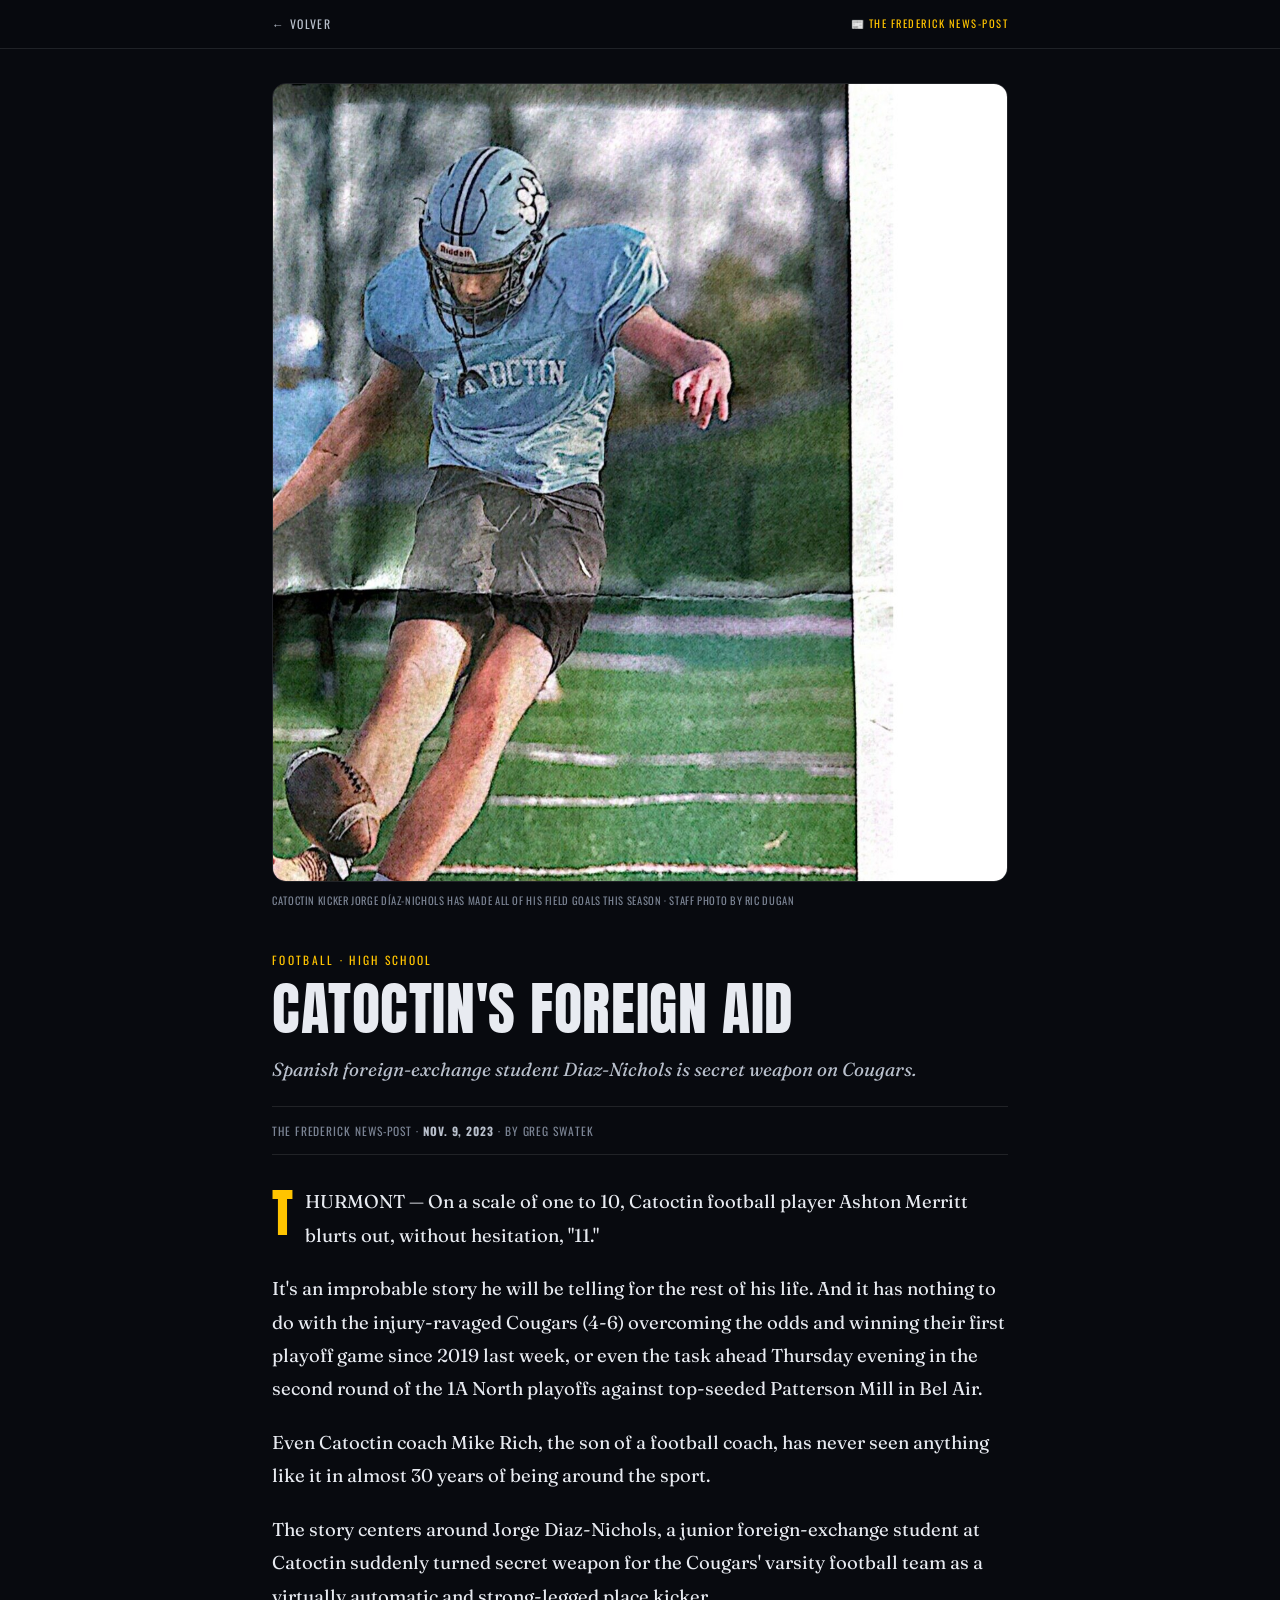
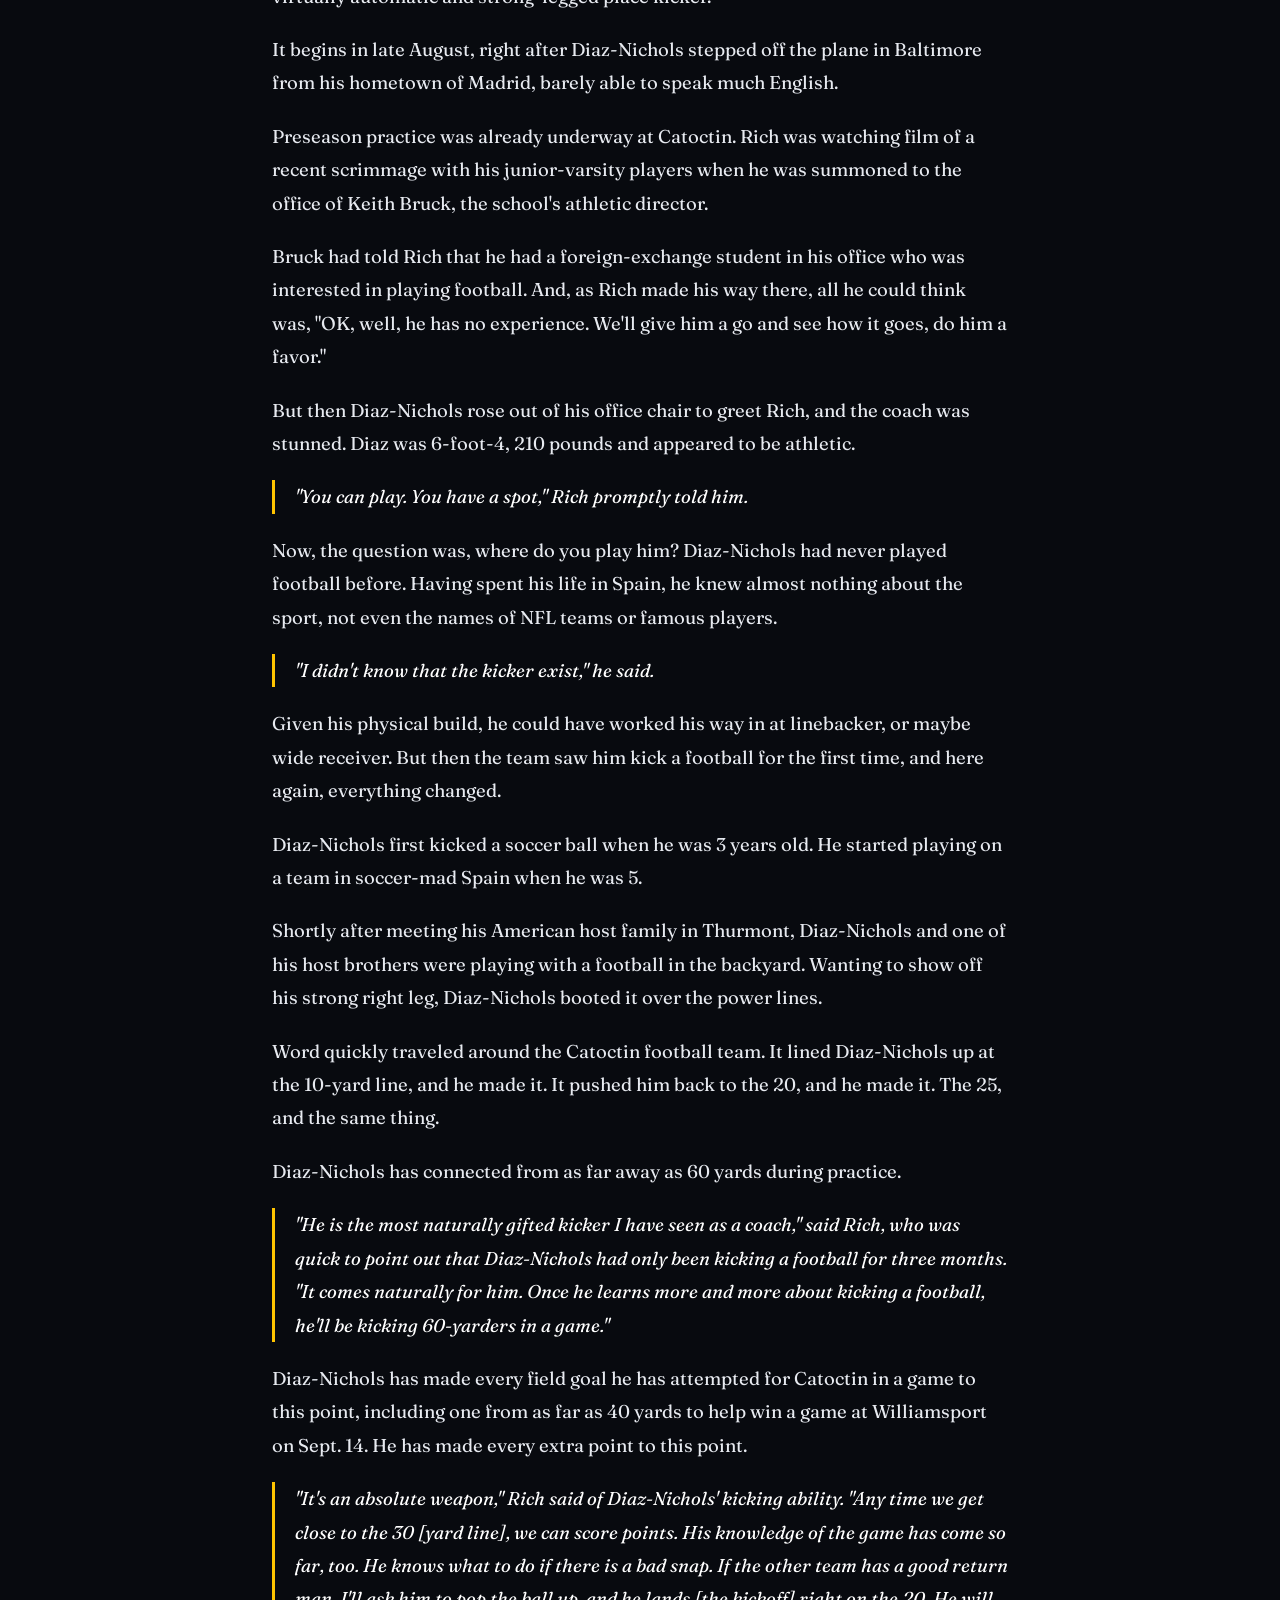
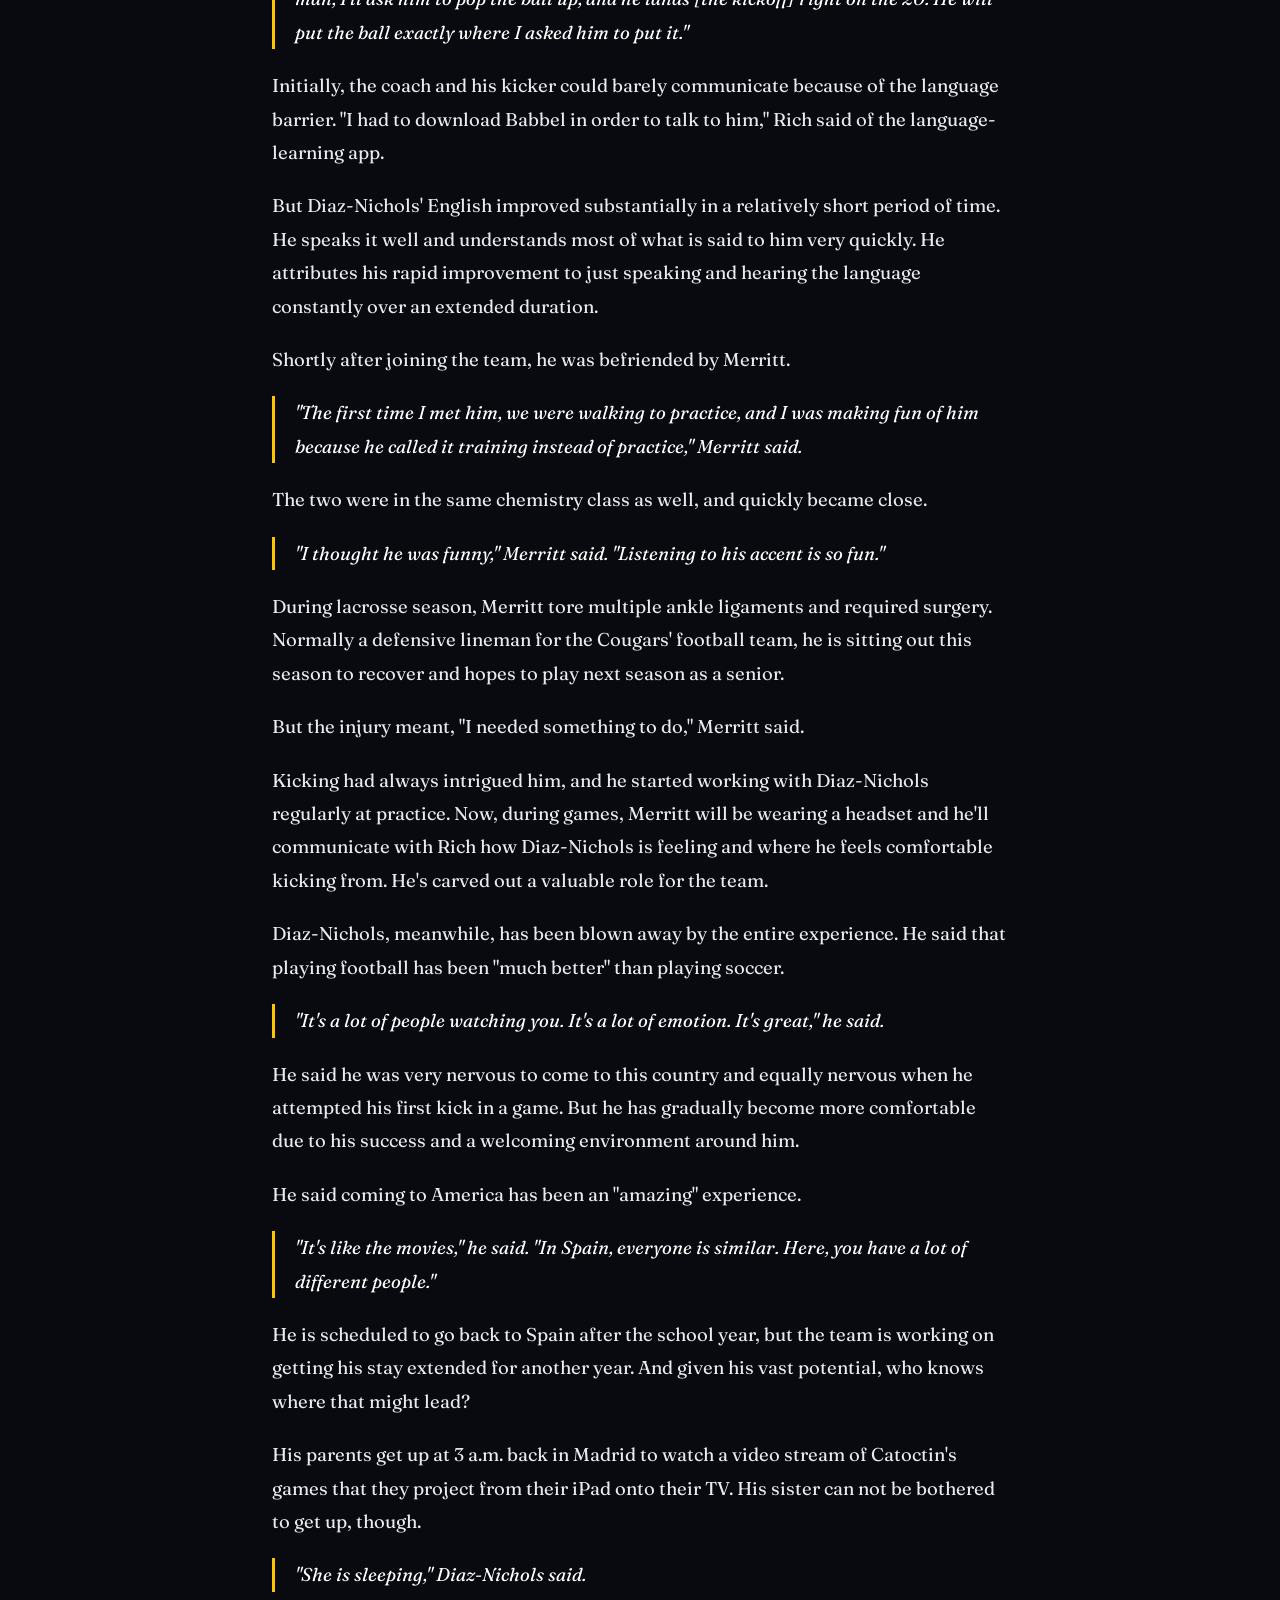
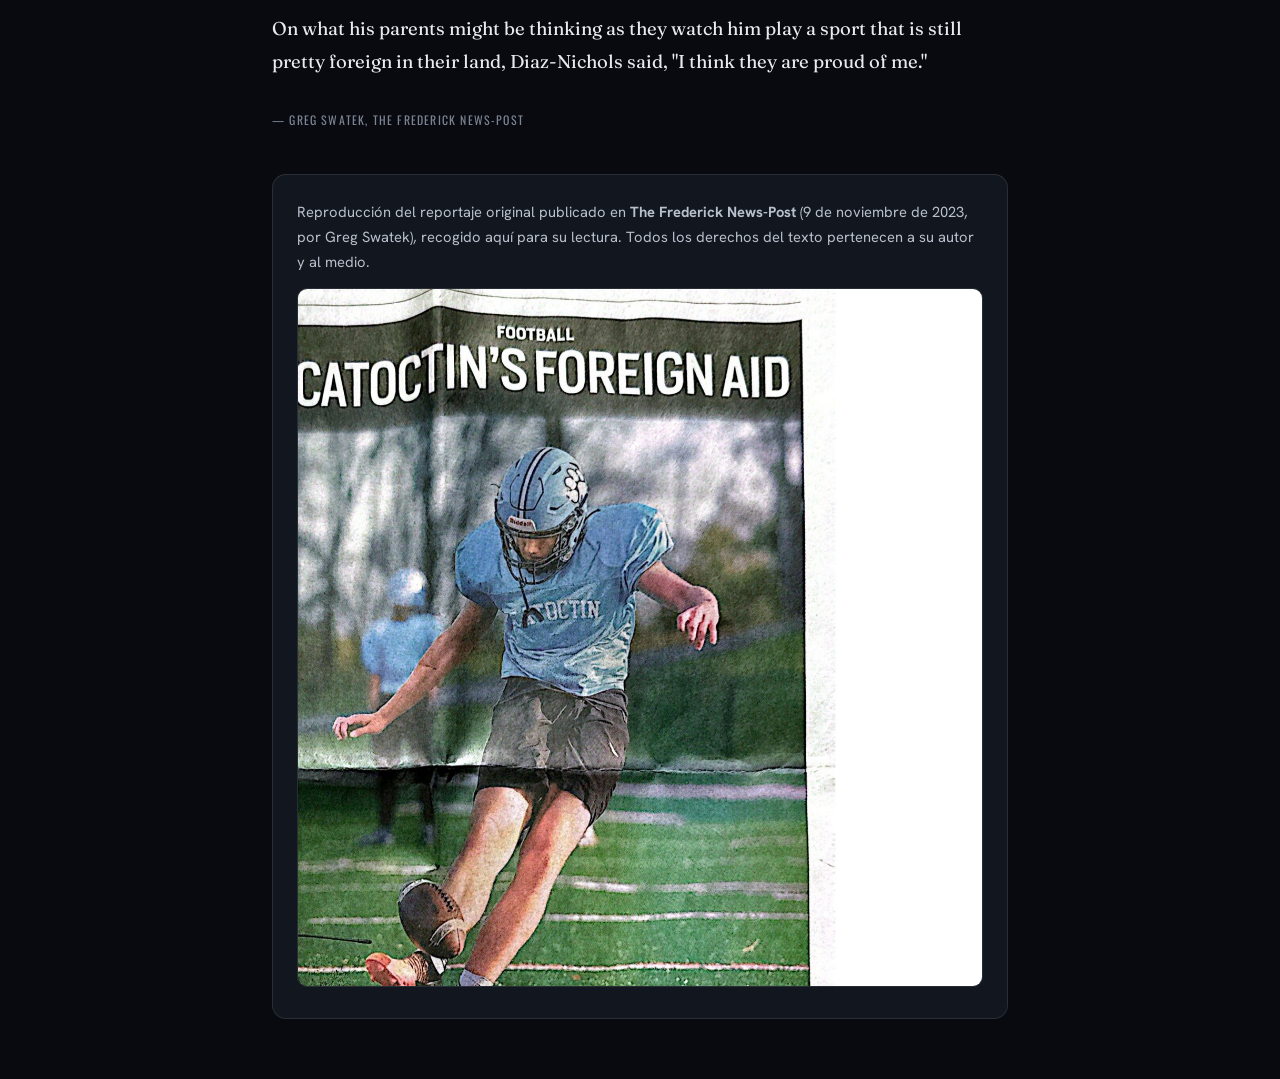
<file: assets/secret-weapon.html>
<!DOCTYPE html>
<html lang="en">
<head>
<meta charset="UTF-8" />
<meta name="viewport" content="width=device-width, initial-scale=1.0" />
<title>Catoctin's Foreign Aid — Jorge Díaz Nicolás · The Frederick News-Post</title>
<meta name="description" content="Spanish foreign-exchange student Diaz-Nichols is secret weapon on Cougars — The Frederick News-Post, Nov. 2023." />
<link rel="preconnect" href="https://fonts.googleapis.com">
<link rel="preconnect" href="https://fonts.gstatic.com" crossorigin>
<link href="https://fonts.googleapis.com/css2?family=Anton&family=Oswald:wght@500;600;700&family=Hanken+Grotesk:wght@400;500;600;700&family=Fraunces:opsz,wght@9..144,400;9..144,500;9..144,600&display=swap" rel="stylesheet">
<link rel="stylesheet" href="photo-viewer.css">
<style>
:root{--ink:#080a0f;--card:#11161f;--text:#e8ebf1;--soft:#b9c0cc;--muted:#7b8494;--line:rgba(255,255,255,.10);--gold:#FFC400;--red:#E4002B}
*{box-sizing:border-box}
body{margin:0;background:var(--ink);color:var(--text);font-family:"Hanken Grotesk",-apple-system,sans-serif;-webkit-font-smoothing:antialiased;line-height:1.7}
a{color:inherit}
.bar{position:sticky;top:0;z-index:5;background:rgba(8,10,15,.85);backdrop-filter:blur(14px);border-bottom:1px solid var(--line)}
.bar .in{max-width:780px;margin:0 auto;padding:14px 22px;display:flex;align-items:center;justify-content:space-between}
.bar a.back{font-family:"Oswald";text-transform:uppercase;letter-spacing:.12em;font-size:.74rem;color:var(--soft);text-decoration:none}
.bar a.back:hover{color:#fff}
.bar .src{font-family:"Oswald";text-transform:uppercase;letter-spacing:.14em;font-size:.66rem;color:var(--gold)}
.wrap{max-width:780px;margin:0 auto;padding:0 22px}
.hero{margin:34px auto 0}
.hero img{width:100%;border-radius:14px;border:1px solid var(--line);display:block}
.hero .cap{margin-top:10px;font-family:"Oswald";text-transform:uppercase;letter-spacing:.06em;font-size:.66rem;color:var(--muted)}
.kicker{margin:40px 0 0;font-family:"Oswald";text-transform:uppercase;letter-spacing:.2em;font-size:.72rem;color:var(--gold)}
h1{font-family:"Anton";text-transform:uppercase;font-weight:400;font-size:clamp(2.2rem,6vw,3.6rem);line-height:.98;margin:12px 0 0;letter-spacing:.01em}
.sub{font-family:"Fraunces",serif;font-size:1.18rem;color:var(--soft);font-style:italic;margin:16px 0 0}
.meta{margin:20px 0 0;padding:14px 0;border-top:1px solid var(--line);border-bottom:1px solid var(--line);font-family:"Oswald";text-transform:uppercase;letter-spacing:.08em;font-size:.72rem;color:var(--muted)}
.meta b{color:var(--soft)}
article{font-family:"Fraunces",Georgia,serif;font-size:1.16rem;line-height:1.8;color:#e7eaf0;margin:30px 0 0}
article p{margin:0 0 20px}
article p.lead:first-letter{font-family:"Anton";float:left;font-size:3.3rem;line-height:.82;padding:6px 12px 0 0;color:var(--gold)}
article .q{border-left:3px solid var(--gold);padding-left:20px;color:#fff;font-style:italic}
.end{margin:30px 0 0;color:var(--muted);font-family:"Oswald";text-transform:uppercase;letter-spacing:.1em;font-size:.74rem}
.foot{margin:44px 0 60px;padding:24px;background:var(--card);border:1px solid var(--line);border-radius:14px;font-size:.92rem;color:var(--soft)}
.foot a{color:var(--gold);text-decoration:none}.foot a:hover{text-decoration:underline}
.foot .clip{display:block;margin-top:14px}
.foot .clip img{width:100%;border-radius:10px;border:1px solid var(--line)}
.foot .photo-trigger{width:100%;padding:0;border:0;background:none;text-align:left}
@media(max-width:560px){article{font-size:1.08rem}}
</style>
</head>
<body>
<div class="bar"><div class="in"><a class="back" href="../index.html#prensa">← Volver</a><span class="src">📰 The Frederick News-Post</span></div></div>

<div class="wrap">
  <div class="hero">
    <img src="sw-photo.jpg" alt="Jorge Díaz Nicolás kicking for Catoctin">
    <div class="cap">Catoctin kicker Jorge Díaz-Nichols has made all of his field goals this season · Staff photo by Ric Dugan</div>
  </div>

  <div class="kicker">Football · High School</div>
  <h1>Catoctin's Foreign Aid</h1>
  <p class="sub">Spanish foreign-exchange student Diaz-Nichols is secret weapon on Cougars.</p>
  <div class="meta">The Frederick News-Post · <b>Nov. 9, 2023</b> · By Greg Swatek</div>

  <article>
    <p class="lead">THURMONT — On a scale of one to 10, Catoctin football player Ashton Merritt blurts out, without hesitation, "11."</p>
    <p>It's an improbable story he will be telling for the rest of his life. And it has nothing to do with the injury-ravaged Cougars (4-6) overcoming the odds and winning their first playoff game since 2019 last week, or even the task ahead Thursday evening in the second round of the 1A North playoffs against top-seeded Patterson Mill in Bel Air.</p>
    <p>Even Catoctin coach Mike Rich, the son of a football coach, has never seen anything like it in almost 30 years of being around the sport.</p>
    <p>The story centers around Jorge Diaz-Nichols, a junior foreign-exchange student at Catoctin suddenly turned secret weapon for the Cougars' varsity football team as a virtually automatic and strong-legged place kicker.</p>
    <p>It begins in late August, right after Diaz-Nichols stepped off the plane in Baltimore from his hometown of Madrid, barely able to speak much English.</p>
    <p>Preseason practice was already underway at Catoctin. Rich was watching film of a recent scrimmage with his junior-varsity players when he was summoned to the office of Keith Bruck, the school's athletic director.</p>
    <p>Bruck had told Rich that he had a foreign-exchange student in his office who was interested in playing football. And, as Rich made his way there, all he could think was, "OK, well, he has no experience. We'll give him a go and see how it goes, do him a favor."</p>
    <p>But then Diaz-Nichols rose out of his office chair to greet Rich, and the coach was stunned. Diaz was 6-foot-4, 210 pounds and appeared to be athletic.</p>
    <p class="q">"You can play. You have a spot," Rich promptly told him.</p>
    <p>Now, the question was, where do you play him? Diaz-Nichols had never played football before. Having spent his life in Spain, he knew almost nothing about the sport, not even the names of NFL teams or famous players.</p>
    <p class="q">"I didn't know that the kicker exist," he said.</p>
    <p>Given his physical build, he could have worked his way in at linebacker, or maybe wide receiver. But then the team saw him kick a football for the first time, and here again, everything changed.</p>
    <p>Diaz-Nichols first kicked a soccer ball when he was 3 years old. He started playing on a team in soccer-mad Spain when he was 5.</p>
    <p>Shortly after meeting his American host family in Thurmont, Diaz-Nichols and one of his host brothers were playing with a football in the backyard. Wanting to show off his strong right leg, Diaz-Nichols booted it over the power lines.</p>
    <p>Word quickly traveled around the Catoctin football team. It lined Diaz-Nichols up at the 10-yard line, and he made it. It pushed him back to the 20, and he made it. The 25, and the same thing.</p>
    <p>Diaz-Nichols has connected from as far away as 60 yards during practice.</p>
    <p class="q">"He is the most naturally gifted kicker I have seen as a coach," said Rich, who was quick to point out that Diaz-Nichols had only been kicking a football for three months. "It comes naturally for him. Once he learns more and more about kicking a football, he'll be kicking 60-yarders in a game."</p>
    <p>Diaz-Nichols has made every field goal he has attempted for Catoctin in a game to this point, including one from as far as 40 yards to help win a game at Williamsport on Sept. 14. He has made every extra point to this point.</p>
    <p class="q">"It's an absolute weapon," Rich said of Diaz-Nichols' kicking ability. "Any time we get close to the 30 [yard line], we can score points. His knowledge of the game has come so far, too. He knows what to do if there is a bad snap. If the other team has a good return man, I'll ask him to pop the ball up, and he lands [the kickoff] right on the 20. He will put the ball exactly where I asked him to put it."</p>
    <p>Initially, the coach and his kicker could barely communicate because of the language barrier. "I had to download Babbel in order to talk to him," Rich said of the language-learning app.</p>
    <p>But Diaz-Nichols' English improved substantially in a relatively short period of time. He speaks it well and understands most of what is said to him very quickly. He attributes his rapid improvement to just speaking and hearing the language constantly over an extended duration.</p>
    <p>Shortly after joining the team, he was befriended by Merritt.</p>
    <p class="q">"The first time I met him, we were walking to practice, and I was making fun of him because he called it training instead of practice," Merritt said.</p>
    <p>The two were in the same chemistry class as well, and quickly became close.</p>
    <p class="q">"I thought he was funny," Merritt said. "Listening to his accent is so fun."</p>
    <p>During lacrosse season, Merritt tore multiple ankle ligaments and required surgery. Normally a defensive lineman for the Cougars' football team, he is sitting out this season to recover and hopes to play next season as a senior.</p>
    <p>But the injury meant, "I needed something to do," Merritt said.</p>
    <p>Kicking had always intrigued him, and he started working with Diaz-Nichols regularly at practice. Now, during games, Merritt will be wearing a headset and he'll communicate with Rich how Diaz-Nichols is feeling and where he feels comfortable kicking from. He's carved out a valuable role for the team.</p>
    <p>Diaz-Nichols, meanwhile, has been blown away by the entire experience. He said that playing football has been "much better" than playing soccer.</p>
    <p class="q">"It's a lot of people watching you. It's a lot of emotion. It's great," he said.</p>
    <p>He said he was very nervous to come to this country and equally nervous when he attempted his first kick in a game. But he has gradually become more comfortable due to his success and a welcoming environment around him.</p>
    <p>He said coming to America has been an "amazing" experience.</p>
    <p class="q">"It's like the movies," he said. "In Spain, everyone is similar. Here, you have a lot of different people."</p>
    <p>He is scheduled to go back to Spain after the school year, but the team is working on getting his stay extended for another year. And given his vast potential, who knows where that might lead?</p>
    <p>His parents get up at 3 a.m. back in Madrid to watch a video stream of Catoctin's games that they project from their iPad onto their TV. His sister can not be bothered to get up, though.</p>
    <p class="q">"She is sleeping," Diaz-Nichols said.</p>
    <p>On what his parents might be thinking as they watch him play a sport that is still pretty foreign in their land, Diaz-Nichols said, "I think they are proud of me."</p>
    <p class="end">— Greg Swatek, The Frederick News-Post</p>
  </article>

  <div class="foot">
    Reproducción del reportaje original publicado en <b>The Frederick News-Post</b> (9 de noviembre de 2023, por Greg Swatek), recogido aquí para su lectura. Todos los derechos del texto pertenecen a su autor y al medio.
    <button type="button" class="clip photo-trigger" data-photo="press-clip.jpg"><img src="press-clip.jpg" alt="Recorte original del Frederick News-Post"></button>
  </div>
</div>
<script src="photo-viewer.js"></script>
</body>
</html>
</file>
<file: assets/photo-viewer.css>
.photo-trigger{font:inherit;color:inherit;cursor:zoom-in;-webkit-tap-highlight-color:transparent}
.photo-trigger:focus-visible{outline:3px solid #FFC400;outline-offset:4px}
.photo-viewer:not([open]):not(.pv-open){display:none}
.photo-viewer[open],.photo-viewer.pv-open{position:fixed;inset:0;width:100%;height:100%;height:100dvh;max-width:none;max-height:none;margin:0;padding:0;border:0;color:#f8f6f1;background:#07090d;display:flex;flex-direction:column;z-index:9999;overflow-x:hidden;overflow-y:auto}
.photo-viewer::backdrop{background:#07090d}
.pv-top,.pv-bottom{position:relative;z-index:2;display:flex;align-items:center;gap:18px;padding:18px max(22px,env(safe-area-inset-right)) 18px max(22px,env(safe-area-inset-left));font-family:"Oswald",sans-serif;text-transform:uppercase;letter-spacing:.13em}
.pv-top{position:sticky;top:0;flex-shrink:0;padding-top:max(18px,env(safe-area-inset-top));justify-content:space-between;border-bottom:1px solid rgba(255,255,255,.14);background:#07090d}
.pv-brand{font-size:.72rem;color:#FFC400;font-weight:600}
.pv-close,.pv-return,.pv-arrow{cursor:pointer;color:#fff;background:rgba(255,255,255,.08);border:1px solid rgba(255,255,255,.24);font:600 .82rem "Oswald",sans-serif;letter-spacing:.1em;transition:background .2s,border-color .2s,transform .2s}
.pv-close{border-radius:100px;padding:11px 18px;min-height:48px}
.pv-close span{font-size:1.25rem;line-height:0;vertical-align:-1px;margin-left:8px}
.pv-close:hover,.pv-return:hover,.pv-arrow:hover{background:#087b55;border-color:#087b55}
.pv-close:focus-visible,.pv-return:focus-visible,.pv-arrow:focus-visible{outline:3px solid #FFC400;outline-offset:3px}
.pv-stage{position:relative;flex:1;min-height:0;display:flex;align-items:center;justify-content:center;padding:18px 75px;background:radial-gradient(ellipse at center,rgba(255,255,255,.055),transparent 70%)}
.pv-image{display:block;width:auto;height:auto;max-width:100%;max-height:100%;object-fit:contain;box-shadow:0 20px 90px rgba(0,0,0,.45)}
.pv-arrow{position:absolute;top:50%;transform:translateY(-50%);width:46px;height:58px;border-radius:12px;font-size:2rem;line-height:1;z-index:1}
.pv-prev{left:18px}.pv-next{right:18px}
.pv-arrow[hidden]{display:none}
.pv-bottom{flex-shrink:0;min-height:88px;padding-bottom:max(18px,env(safe-area-inset-bottom));border-top:1px solid rgba(255,255,255,.14)}
.pv-index{color:#FFC400;font-size:.82rem;white-space:nowrap}
.pv-caption{font-size:.76rem;letter-spacing:.05em;color:#c7cad1;flex:1;line-height:1.35}
.pv-return{border-radius:100px;padding:11px 18px;min-height:48px;white-space:nowrap}
@media(max-width:600px){
  .pv-brand{font-size:.63rem}
  .pv-stage{padding:12px 8px 16px}
  .pv-image{max-width:100%;max-height:100%}
  .pv-arrow{top:auto;bottom:10px;transform:none;width:48px;height:48px;background:rgba(7,9,13,.78)}
  .pv-prev{left:16px}.pv-next{right:16px}
  .pv-bottom{flex-wrap:wrap;column-gap:10px;row-gap:8px;justify-content:space-between}
  .pv-caption{order:3;flex-basis:100%;font-size:.68rem}
  .pv-return{padding:9px 14px}
}
@media(max-height:420px){
  .pv-top,.pv-bottom{padding-top:8px;padding-bottom:8px}
  .pv-top{padding-top:max(8px,env(safe-area-inset-top))}
  .pv-bottom{min-height:0;padding-bottom:max(8px,env(safe-area-inset-bottom))}
  .pv-stage{padding-top:8px;padding-bottom:8px}
  .pv-close,.pv-return{min-height:40px;padding:7px 14px}
}
@media(prefers-reduced-motion:reduce){.pv-close,.pv-return,.pv-arrow{transition:none}}
</file>
<file: assets/landing-refresh.css>
/* 2026 editorial refresh: Marshall first, with the Spanish flag as an accent. */
:root{
  --ink:#071d16;
  --ink2:#0b2b20;
  --panel:#113528;
  --card:#123b2c;
  --paper:#f0eee5;
  --text:#f5f6ef;
  --soft:#c6d8cc;
  --muted:#9cb5a6;
  --line:rgba(232,243,230,.14);
  --line2:rgba(232,243,230,.25);
  --herd:#087b55;
  --herd-dark:#075d42;
  --warm:#e8dfca;
  --gold:#eac16a;
  --maxw:1260px;
  --r:8px;
}

body{background:var(--ink);color:var(--text)}
.wrap{padding-left:clamp(20px,3vw,40px);padding-right:clamp(20px,3vw,40px)}
.display{letter-spacing:.005em}
.label{color:var(--gold)}
section{padding:clamp(76px,8vw,120px) 0}
section[id]{scroll-margin-top:70px}
.sec-head{margin-bottom:52px}
.sec-head h2{font-size:clamp(2.6rem,5.7vw,5.2rem);line-height:.96;text-wrap:balance}
.sec-head p{max-width:650px}
.secnum{display:inline-grid;place-items:center;width:40px;height:40px;border:1px solid var(--line2);border-radius:50%;font:600 .75rem "Oswald",sans-serif;margin-bottom:18px}

/* The nav remains readable above both halves of the new cover. */
header,header.scrolled{background:rgba(6,30,22,.96);border-bottom:1px solid rgba(255,255,255,.14);backdrop-filter:blur(14px)}
.nav{height:70px}
.brand{color:#fff}
.brand b{color:var(--gold)}
.navlinks{gap:22px}
.navlinks a{color:#d2e1d5}
.navlinks a:hover{color:#fff}
.ig{border-color:rgba(255,255,255,.3);color:#fff}
.ig:hover{background:var(--gold);color:var(--ink)}
.langsw{border-color:rgba(255,255,255,.3)}
.langsw button{color:#e1e9df}
.langsw button.on{background:var(--gold);color:var(--ink)}

/* An editorial spread gives Jorge's current program its own image and space. */
.hero{display:grid;grid-template-columns:minmax(0,1.06fr) minmax(0,.94fr);min-height:100svh;background:var(--paper);overflow:visible;isolation:isolate}
.hero:before,.hero:after{display:none}
.hero-left{position:relative;z-index:2;min-height:100svh;width:auto;padding:100px 0 34px;justify-content:center;background:var(--paper);color:var(--ink)}
.hero-left .inner{max-width:680px;width:100%;margin-left:auto;margin-right:0;padding:0 clamp(24px,5vw,72px)}
.hero-left .inner>*{max-width:none}
.hero .kicker-tag{background:rgba(8,123,85,.09);border:1px solid rgba(8,123,85,.3);box-shadow:none;color:#07513a;font-size:.73rem;letter-spacing:.1em}
.hero-route{color:var(--herd-dark);border-left-color:var(--red);margin-top:24px;font-size:.68rem}
.h-name{color:#456353;margin-top:25px;letter-spacing:.16em}
.h-name span{color:var(--herd)!important}
h1.titlewall{font-size:clamp(4.1rem,7.1vw,7.7rem);line-height:.9;color:#0b3325;text-shadow:none;margin-top:14px;max-width:none!important}
h1.titlewall .l2{color:transparent;-webkit-text-stroke:2px var(--herd-dark);text-stroke:2px var(--herd-dark)}
.hero p.lede{color:#34584b;font-size:clamp(1rem,1.25vw,1.18rem);line-height:1.53;margin-top:23px;max-width:550px}
.hero p.lede b{color:#0b3325}
.hero .cta{margin-top:26px}
.btn{border-radius:4px;padding:13px 22px}
.btn-primary{background:var(--herd);color:#fff}
.btn-primary:hover{background:var(--herd-dark)}
.hero .btn-ghost{border-color:rgba(7,59,40,.38);color:#073b28}
.hero .btn-ghost:hover{border-color:var(--herd);background:rgba(8,123,85,.08)}
.hero-mini{display:grid;grid-template-columns:repeat(3,minmax(0,1fr));gap:12px;margin-top:34px;border-top:1px solid rgba(7,59,40,.18);padding-top:20px}
.hero-mini div{border-left:2px solid var(--herd);padding-left:10px}
.hero-mini b{font-size:clamp(1.45rem,2.6vw,2rem);color:#0b3325}
.hero-mini b small{color:var(--herd-dark)}
.hero-mini span{color:#527060;line-height:1.3;display:block}
html[data-lang="es"] .hero-mini .l-en,html[data-lang="en"] .hero-mini .l-es{display:none}
.hero-source{display:inline-block;margin-top:13px;font:600 .7rem "Oswald",sans-serif;text-transform:uppercase;letter-spacing:.1em;color:#225743;text-decoration:underline;text-underline-offset:4px}
.hero-source:hover{color:var(--herd)}
.hero-right{position:relative;inset:auto;z-index:1;min-height:100svh;background:radial-gradient(circle at 50% 42%,#167953 0%,#0d4c36 35%,#06291e 78%);overflow:hidden}
.hero-right:before{content:"";position:absolute;inset:24px;border:1px solid rgba(255,255,255,.22);pointer-events:none;z-index:2}
.hero-right .ph{position:absolute;inset:9% 5% 10%;background:url('poster-hoth.jpg') center center/contain no-repeat;filter:none;transform:none;box-shadow:none}
.hero-right .grad{position:absolute;inset:0;background:linear-gradient(90deg,rgba(7,29,22,.22),transparent 30%),linear-gradient(0deg,rgba(7,29,22,.46),transparent 27%)}
.scrolldown{display:none}

/* Current, sourced news gets a compact band before the long biography. */
.now{padding:0;background:#075b42;border-top:1px solid rgba(255,255,255,.15);border-bottom:1px solid rgba(255,255,255,.15)}
.now-grid{display:grid;grid-template-columns:125px minmax(0,1fr) auto;align-items:center;gap:34px;padding-top:30px;padding-bottom:32px}
.now-date{display:flex;flex-direction:column;border-right:1px solid rgba(255,255,255,.32);padding-right:24px;font:600 .72rem "Oswald",sans-serif;letter-spacing:.18em;text-transform:uppercase;color:#e5ecdf}
.now-date b{font:400 3.2rem/.9 "Anton",sans-serif;letter-spacing:0;color:#fff;margin-top:5px}
.now-copy .label{color:#e7c874}
.now-copy h2{font-size:clamp(1.5rem,2.5vw,2.4rem);margin:7px 0 6px}
.now-copy p{margin:0;color:#dce9dc;max-width:650px;font-size:.94rem}
.now-link{display:inline-flex;gap:18px;align-items:center;border:1px solid rgba(255,255,255,.5);padding:13px 16px;color:#fff;white-space:nowrap;font:600 .72rem "Oswald",sans-serif;letter-spacing:.08em;text-transform:uppercase;transition:background .2s,color .2s}
.now-link:hover{background:var(--paper);color:#073b28}
.now-link span:last-child{font-size:1.3rem;line-height:1}

/* Alternate quiet paper sections with deep Marshall green. */
.band{background:#0b2e22;padding:88px 0;border-color:var(--line)}
.band .big{font-size:clamp(2.8rem,6.4vw,6rem)}
.band .sub{color:#cdded1}
.kpis{gap:14px}
.kpi{border-radius:5px;background:#123c2b;border-color:rgba(255,255,255,.14);box-shadow:none}
.kpi:before{background:var(--gold)}
.kpi>span{color:#c0d4c6}

.story,.press,.gal,.brandsec{background:var(--paper);color:#0e3527}
.story .label,.press .label,.gal .label,.brandsec .label{color:var(--herd-dark)}
.story .secnum,.press .secnum,.gal .secnum,.brandsec .secnum{border-color:rgba(7,59,40,.3);color:var(--herd-dark)}
.story .sec-head p,.press .sec-head p,.gal .sec-head p,.brandsec .sec-head p{color:#4b6659}
.story .act p{color:#375549}
.story .act p b{color:#103a29}
.story .act .step{color:rgba(8,123,85,.16)}
.story .act h3{color:#0e3527}
.story .act-media{border-color:rgba(7,59,40,.25);box-shadow:16px 16px 0 #d7e3d6}
.story .pullquote{border-color:rgba(7,59,40,.25)}
.story .pullquote q{color:#0e3527}
.story .pullquote q em{color:var(--herd)}
.story .pullquote cite{color:#486a57}

.video{background:radial-gradient(ellipse at 100% 0%,rgba(24,141,93,.2),transparent 50%),#08251b}
.game-feature{border:1px solid rgba(255,255,255,.22);background:#04170f;padding:10px}
.game-screen{position:relative;background:#000}
.game-screen video{display:block;width:100%;aspect-ratio:16/9;object-fit:contain;background:#000}
.game-info{display:grid;grid-template-columns:minmax(0,1fr) auto;align-items:end;gap:30px;padding:32px 26px 25px}
.game-info h3{font-size:clamp(2.5rem,5vw,5rem);line-height:.95;margin:12px 0}
.game-info p{color:#d3e1d4;max-width:650px;margin:0}
.game-info a{border-bottom:1px solid var(--gold);color:var(--gold);padding-bottom:5px;white-space:nowrap;font:600 .76rem "Oswald",sans-serif;letter-spacing:.08em;text-transform:uppercase}
.game-info a:hover{color:#fff;border-color:#fff}
.game-feature--secondary{display:grid;grid-template-columns:minmax(0,1.25fr) minmax(0,.75fr);margin-top:20px}
.game-feature--secondary .game-screen video{height:100%;aspect-ratio:16/9}
.game-feature--secondary .game-info{display:flex;flex-direction:column;align-items:flex-start;justify-content:center;gap:0;padding:clamp(24px,3vw,44px)}
.game-feature--secondary .game-info h3{font-size:clamp(2.3rem,4vw,4.2rem)}
.game-feature--secondary .game-info p b{color:#fff}
.game-feature--secondary .game-info a{margin-top:24px}
.archive-head{margin:95px 0 35px;padding-top:28px;border-top:1px solid rgba(255,255,255,.2)}
.archive-head h3{font-size:clamp(2rem,4.3vw,3.8rem);margin:8px 0 0}
.feat-video video{border-color:rgba(255,255,255,.3);box-shadow:16px 16px 0 rgba(11,120,77,.35)}
.vert-card{border-radius:6px;background:#133b2d}
.vert-card .vcap{color:#d8e7d9}

.honors{background:#0d3023}
.allmac-banner{max-height:420px;object-fit:contain;background:#10281f}
.award-grid{grid-template-columns:repeat(4,1fr);gap:12px}
.award{background:#15402e;border-color:rgba(255,255,255,.17);border-radius:5px;padding:23px}
.award p{color:#bed3c4}
.award-imgs{gap:12px}
.award-imgs .photo-trigger{border-radius:5px;background:#081a14}
.verified-head{display:flex;align-items:end;justify-content:space-between;gap:20px;margin-top:64px;border-top:1px solid rgba(255,255,255,.22);padding-top:36px}
.verified-head h3{font-size:clamp(2rem,4vw,3.8rem);margin:8px 0 0}
.verified-head a{font:600 .73rem "Oswald",sans-serif;text-transform:uppercase;letter-spacing:.1em;color:#eac16a;text-decoration:underline;text-underline-offset:5px}
.verified-grid{display:grid;grid-template-columns:repeat(3,1fr);gap:12px;margin:28px 0 45px}
.verified-grid>div{padding:24px;border:1px solid rgba(255,255,255,.2);background:#164634;display:flex;flex-direction:column;gap:2px}
.verified-grid b{font:400 clamp(3rem,6vw,5rem)/1 "Anton",sans-serif;color:#fff}
.verified-grid span{font:600 .76rem "Oswald",sans-serif;letter-spacing:.15em;text-transform:uppercase;color:#d2e3d2}
.rec-head{border-top:1px solid rgba(255,255,255,.2);padding-top:34px}
.rec-sub{color:#c7d9ca}
.rec-big b{color:var(--gold)}
.cmp{border-color:rgba(255,255,255,.2)}

.scouting{background:#09251b}
.projection{background:#123b2b;border-left-color:var(--gold)}
.press-wrap{gap:60px}
.clip{display:block;width:100%;padding:0;text-align:left;border-color:rgba(7,59,40,.2);background:#fff;position:relative;cursor:zoom-in}
.clip img{width:100%}
.clip-open{position:absolute;right:14px;bottom:14px;background:#0b3d2b;color:#fff;padding:10px 14px;font:600 .7rem "Oswald",sans-serif;letter-spacing:.08em;text-transform:uppercase}
.press blockquote{border-color:var(--herd)}
.press blockquote p{color:#0e3527}
.press blockquote cite{color:var(--herd-dark)}
.press-wrap>div:last-child>p{color:#4b6659!important}
.press-wrap>div:last-child>p b{color:#0e3527!important}
.pcard{border-radius:5px;background:#fff;border-color:rgba(7,59,40,.18)}
.pcard:hover{border-color:var(--herd)}
.pcard .src{color:var(--herd-dark)}
.pcard h5{color:#173b2a}
.pcard .arrow{color:var(--herd)}

.tl{background:#0c2e22}
.timeline:before{background:linear-gradient(var(--gold),var(--herd))}
.tnode .dot{background:#0c2e22;border-color:var(--gold)}
.tnode p{color:#cbddcf}
.gal .grid-gal{gap:10px}
.gal .grid-gal .photo-trigger{border:0;border-radius:4px}
.gal .grid-gal .photo-trigger:hover{border:0}
.gal .grid-gal .photo-trigger:after{background:rgba(7,40,28,.85)}
.keyart{background:radial-gradient(ellipse at center,rgba(9,123,80,.28),transparent 65%),#05160e}
.dream{background:#0b2b20}
.dream:before{background:radial-gradient(ellipse at 80% 20%,rgba(8,123,85,.24),transparent 60%)}
.dream h2 em{color:var(--gold)}
.brandsec .bcard{background:#fff;border-color:rgba(7,59,40,.16);border-radius:5px}
.brandsec .bcard h4{color:#0e3527}
.brandsec .bcard p{color:#4b6659}
.brandsec .spots span{border-color:rgba(7,59,40,.2);color:#345747}
.brandsec .spots .lead{color:#597769}
.igsec{background:#0a281d}
.contact{background:radial-gradient(ellipse at 50% 100%,rgba(15,131,83,.55),transparent 70%),#06271b}
.contact h2 em{-webkit-text-stroke-color:var(--gold)}
footer{background:#04180f}

@media(max-width:1100px){
  .hero-left .inner{padding:0 28px}
  h1.titlewall{font-size:clamp(4rem,8vw,6rem)}
  .hero-mini{gap:8px}
  .hero-mini span{font-size:.61rem}
  .award-grid{grid-template-columns:repeat(2,1fr)}
}
@media(max-width:900px){
  .game-feature--secondary{grid-template-columns:1fr}
  .game-feature--secondary .game-info{padding:26px 22px}
  .hero{display:grid;grid-template-columns:1fr;min-height:0}
  .hero-left{min-height:0;padding:38px 0 45px;order:1}
  .hero-left .inner{max-width:760px;margin:auto;padding:0 26px}
  .hero-right{min-height:56svh;height:56svh;order:0}
  .hero-right .ph{inset:5% 4% 8%}
  .hero-right:before{inset:18px}
  .now-grid{grid-template-columns:100px 1fr;gap:22px}
  .now-link{grid-column:2;justify-self:start}
}
@media(max-width:680px){
  .nav{height:62px}
  .hero-left{padding:30px 0 36px}
  .hero-left .inner{padding:0 21px}
  .hero-route{letter-spacing:.1em;font-size:.61rem;margin-top:17px}
  .h-name{margin-top:17px;font-size:.72rem}
  h1.titlewall{font-size:clamp(3.65rem,15vw,5.7rem);margin-top:9px}
  .hero p.lede{font-size:1rem;margin-top:17px}
  .hero .cta{margin-top:20px;gap:8px}
  .hero .btn{padding:11px 15px;font-size:.71rem}
  .hero-mini{margin-top:24px;padding-top:15px}
  .hero-mini b{font-size:1.45rem}
  .hero-mini span{font-size:.58rem;letter-spacing:.06em}
  .hero-source{font-size:.62rem}
  .hero-right{height:min(50svh,130vw);min-height:0}
  .hero-right:before{inset:12px}
  .now-grid{grid-template-columns:1fr;gap:16px;padding-top:28px;padding-bottom:30px}
  .now-date{border-right:0;border-bottom:1px solid rgba(255,255,255,.28);padding:0 0 12px;flex-direction:row;align-items:baseline;gap:12px}
  .now-date b{font-size:2rem;margin:0}
  .now-link{grid-column:1}
  .verified-head{display:block}
  .verified-head a{display:inline-block;margin-top:12px}
  .verified-grid{gap:7px}
  .verified-grid>div{padding:15px 10px}
  .verified-grid b{font-size:2.25rem}
  .verified-grid span{font-size:.58rem}
  .award-grid{grid-template-columns:1fr}
  .sec-head h2{font-size:clamp(2.6rem,11vw,4rem)}
  .game-feature{padding:5px}
  .game-info{grid-template-columns:1fr;padding:24px 17px;gap:20px}
  .game-info h3{font-size:clamp(2.2rem,10vw,3.8rem)}
  .game-info a{justify-self:start}
  .archive-head{margin-top:70px}
}
@media(max-width:360px){
  .nav.wrap{padding-left:10px;padding-right:10px}
  .brand{font-size:.62rem;letter-spacing:.05em;gap:5px}
  .langsw button{padding:8px}
  .hero .kicker-tag{font-size:.61rem;letter-spacing:.04em}
}
@media(max-height:800px) and (min-width:901px){
  .hero-left{padding:76px 0 18px}
  .hero-route,.h-name{margin-top:12px}
  h1.titlewall{font-size:clamp(3.8rem,6vw,5.5rem);margin-top:7px}
  .hero p.lede{margin-top:12px;font-size:1rem}
  .hero .cta{margin-top:14px}
  .hero-mini{margin-top:18px;padding-top:12px}
  .hero-source{margin-top:8px}
}
@media(prefers-reduced-motion:reduce){
  .now-link,.btn{transition:none}
}
</file>
<file: assets/classic-cover.css>
/* Restore the full-bleed photographic cover while keeping the current Marshall copy. */
header:not(.scrolled){background:rgba(8,10,15,.28);border-bottom-color:transparent}
header.scrolled{background:rgba(8,10,15,.88)}

.hero{
  --ink:#080a0f;
  --soft:#aeb6c4;
  --muted:#a1a9b7;
  --line2:rgba(255,255,255,.16);
  --red:#e4002b;
  --gold:#ffc400;
  --maxw:1180px;
  display:block;
  position:relative;
  min-height:100svh;
  padding:0;
  overflow:hidden;
  isolation:isolate;
  background:var(--ink);
  color:#e8ebf1;
}
.hero:before{display:block;content:"";position:absolute;z-index:1;inset:0;background:radial-gradient(ellipse at 75% 50%,transparent 20%,rgba(8,10,15,.18) 83%);pointer-events:none}
.hero:after{display:block;content:"";position:absolute;z-index:2;left:0;top:0;width:5px;height:100%;background:linear-gradient(180deg,var(--red) 0 46%,var(--gold) 46% 68%,transparent 68%)}
.hero-left{position:relative;z-index:2;display:flex;flex-direction:column;justify-content:center;order:initial;width:100%;min-height:100svh;padding:120px 0 68px;background:transparent;color:inherit}
.hero-left .inner{width:100%;max-width:var(--maxw);margin:0 auto;padding:0 24px}
.hero-left .inner>*{max-width:620px}
.hero .kicker-tag{color:#fff;background:rgba(8,10,15,.65);border-color:rgba(255,196,0,.5);box-shadow:0 0 40px rgba(255,196,0,.08)}
.hero-route{color:var(--gold);border-left-color:var(--red);margin-top:24px;padding-left:13px;letter-spacing:.23em}
.h-name{color:#d1d4dc;letter-spacing:.2em;margin-top:28px}
.h-name span{color:var(--gold)!important}
.hero h1.titlewall{color:#fff;font-size:clamp(5.2rem,10vw,9.7rem);line-height:.85;letter-spacing:-.008em;max-width:820px!important;margin-top:6px;text-wrap:balance;text-shadow:0 10px 32px rgba(0,0,0,.22)}
.hero h1.titlewall .l2{color:transparent;-webkit-text-stroke:2px var(--gold);text-stroke:2px var(--gold)}
.hero p.lede{color:#d5d8df;line-height:1.65;font-size:1.16rem;max-width:520px;margin-top:24px}
.hero p.lede b{color:#fff}
.hero .cta{margin-top:34px}
.hero .btn{border-radius:100px;padding:15px 26px}
.hero .btn-primary{background:var(--red);color:#fff}
.hero .btn-primary:hover{background:#b80023}
.hero .btn-ghost{border-color:var(--line2);color:#fff;background:transparent}
.hero .btn-ghost:hover{border-color:#fff;background:rgba(255,255,255,.05)}
.hero-mini{display:flex;grid-template-columns:none;gap:24px;flex-wrap:wrap;margin-top:44px;padding-top:0;border-top:0}
.hero-mini div{border-left:2px solid var(--gold);padding-left:15px}
.hero-mini b{color:#fff;font-size:2rem}
.hero-mini b small{color:#fff}
.hero-mini span{color:#b8c0cd}
.hero-source{color:#dbe3e9;margin-top:18px}
.hero-source:hover{color:var(--gold)}
.hero-right{position:absolute;inset:0;z-index:0;order:initial;width:auto;height:auto;min-height:0;background:transparent;overflow:hidden}
.hero-right:before{display:none}
.hero-right .ph{position:absolute;inset:0;background:url('hero-bw.jpg') 70% 24%/cover no-repeat;filter:contrast(1.18) grayscale(1);transform:scale(1.01);box-shadow:none}
.hero-right .grad{inset:0;background:linear-gradient(90deg,#080a0f 0%,rgba(8,10,15,.94) 22%,rgba(8,10,15,.48) 55%,rgba(8,10,15,.02) 100%),linear-gradient(0deg,#080a0f 0%,transparent 40%),linear-gradient(180deg,rgba(8,10,15,.65),transparent 28%)}
.hero-identity{position:absolute;z-index:3;right:max(34px,calc((100vw - var(--maxw))/2));bottom:78px;display:flex;flex-direction:column;align-items:flex-end;color:#fff;text-align:right;line-height:1}
.hero-identity b{font-family:"Anton",sans-serif;font-size:clamp(5.5rem,12vw,10rem);line-height:.9;color:transparent;-webkit-text-stroke:1px rgba(255,255,255,.8);text-stroke:1px rgba(255,255,255,.8)}
.hero-identity span:last-child{font-family:"Oswald",sans-serif;text-transform:uppercase;letter-spacing:.16em;font-size:.7rem;margin-top:8px}
.scrolldown{display:flex}

@media(max-width:900px){
  .hero{display:block;min-height:100svh}
  .hero-right{position:absolute;inset:0;height:auto;min-height:0;order:initial}
  .hero-right .ph{inset:0;background-size:auto 75vh;background-position:64% top}
  .hero-right .grad{background:linear-gradient(0deg,#080a0f 12%,rgba(8,10,15,.15) 68%,rgba(8,10,15,.18)),linear-gradient(90deg,rgba(8,10,15,.2),transparent 75%)}
  .hero-left{position:relative;min-height:100svh;padding:clamp(360px,52vh,550px) 0 76px;justify-content:flex-end;order:initial}
  .hero-left .inner{max-width:var(--maxw);margin:0 auto;padding:0 24px}
  .hero-route{margin-top:20px}
  .h-name{margin-top:20px}
  .hero h1.titlewall{font-size:clamp(4.1rem,13.8vw,7.2rem)}
  .hero p.lede{margin-top:18px}
  .hero-mini{margin-top:28px}
  .hero-identity{top:90px;bottom:auto;right:24px}
  .hero-identity b{font-size:4.3rem}
  .hero-identity span:last-child{display:none}
  .scrolldown{display:none}
}
@media(max-width:600px){
  .hero-left{padding-top:clamp(330px,49vh,490px)}
  .hero-right .ph{background-size:auto 61vh;background-position:57% 0}
  .hero-right .grad{background:linear-gradient(0deg,#080a0f 27%,rgba(8,10,15,.05) 66%,rgba(8,10,15,.12))}
  .hero-route{font-size:.59rem;letter-spacing:.16em}
  .hero .kicker-tag{font-size:.6rem;letter-spacing:.08em;padding:7px 10px}
  .hero h1.titlewall{font-size:clamp(3.85rem,16vw,6rem);line-height:.9}
  .hero p.lede{font-size:1rem}
  .hero .cta{gap:8px}
  .hero .btn{padding:11px 15px;font-size:.71rem}
  .hero-mini{gap:16px}
  .hero-mini b{font-size:1.5rem}
  .hero-mini span{font-size:.58rem}
  .hero-identity{top:79px;right:20px}
  .hero-identity .label{display:none}
  .hero-identity b{font-size:3.5rem}
}
</file>
